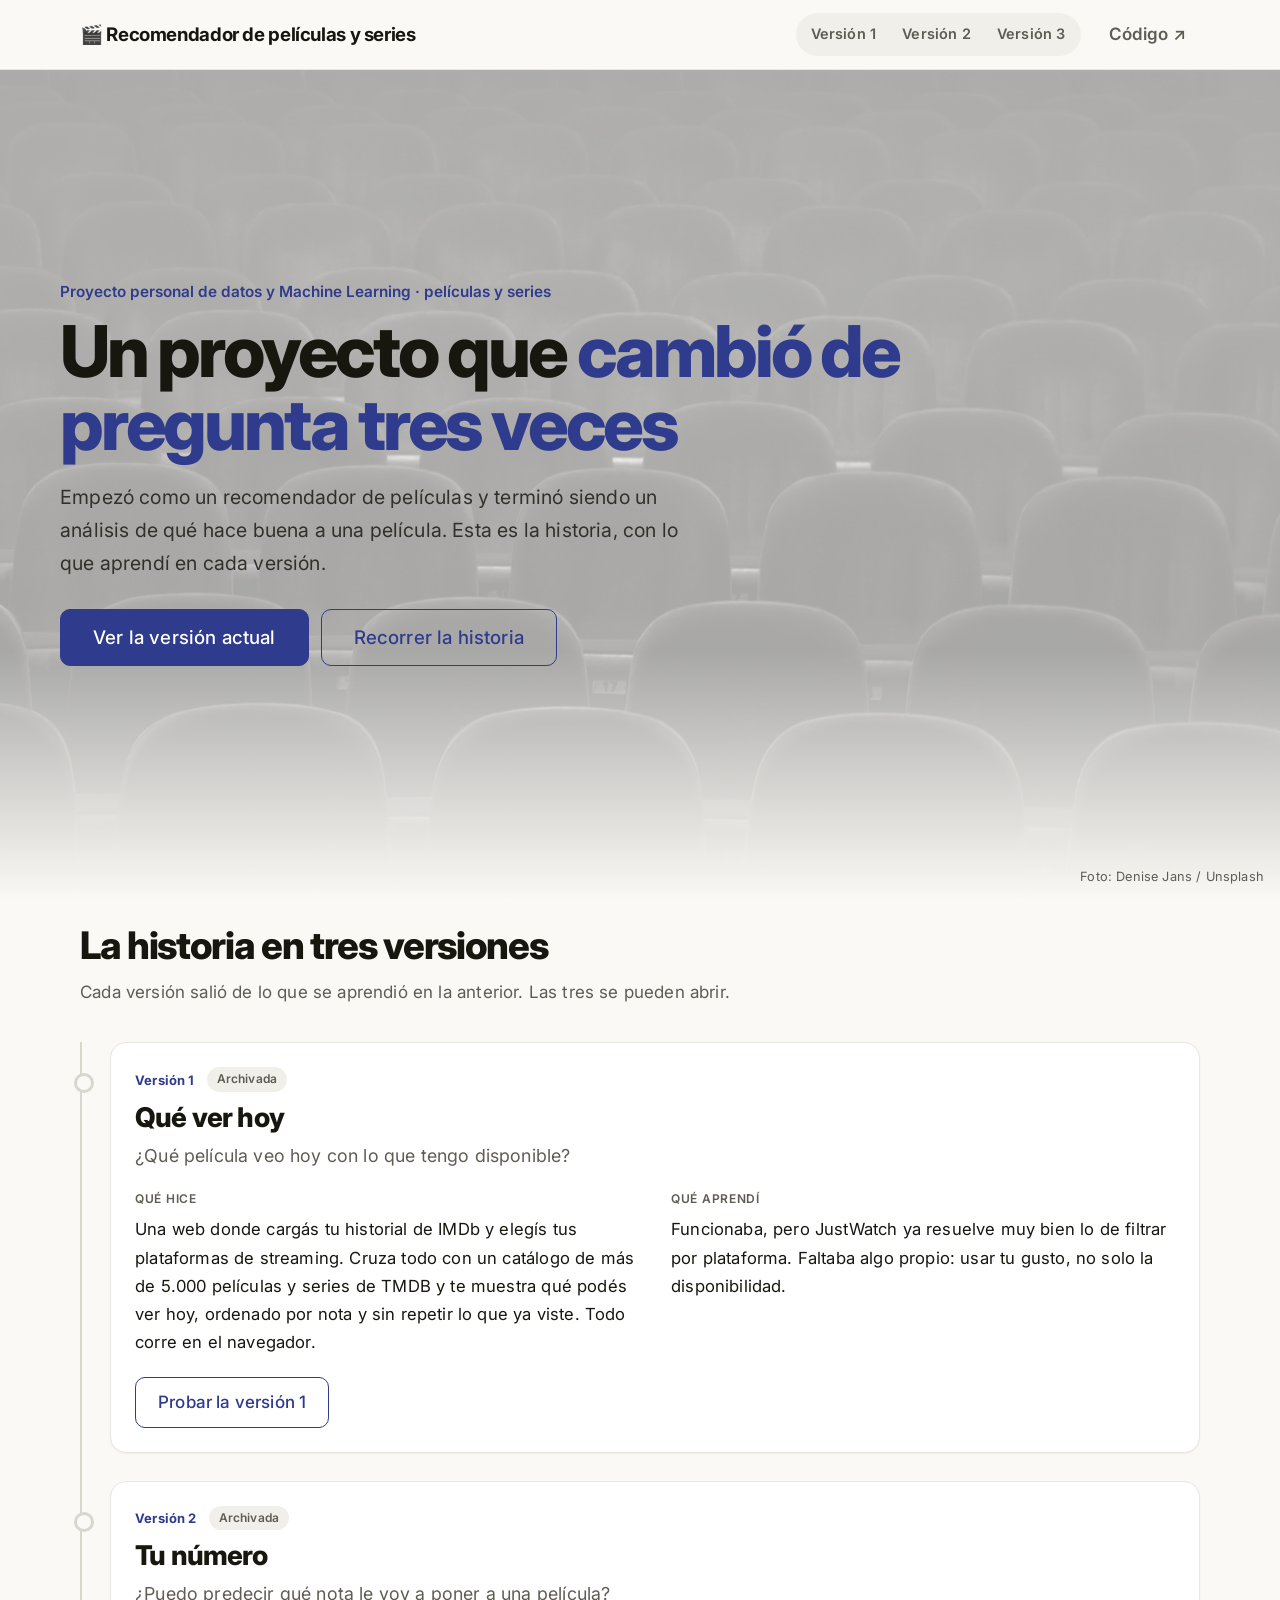
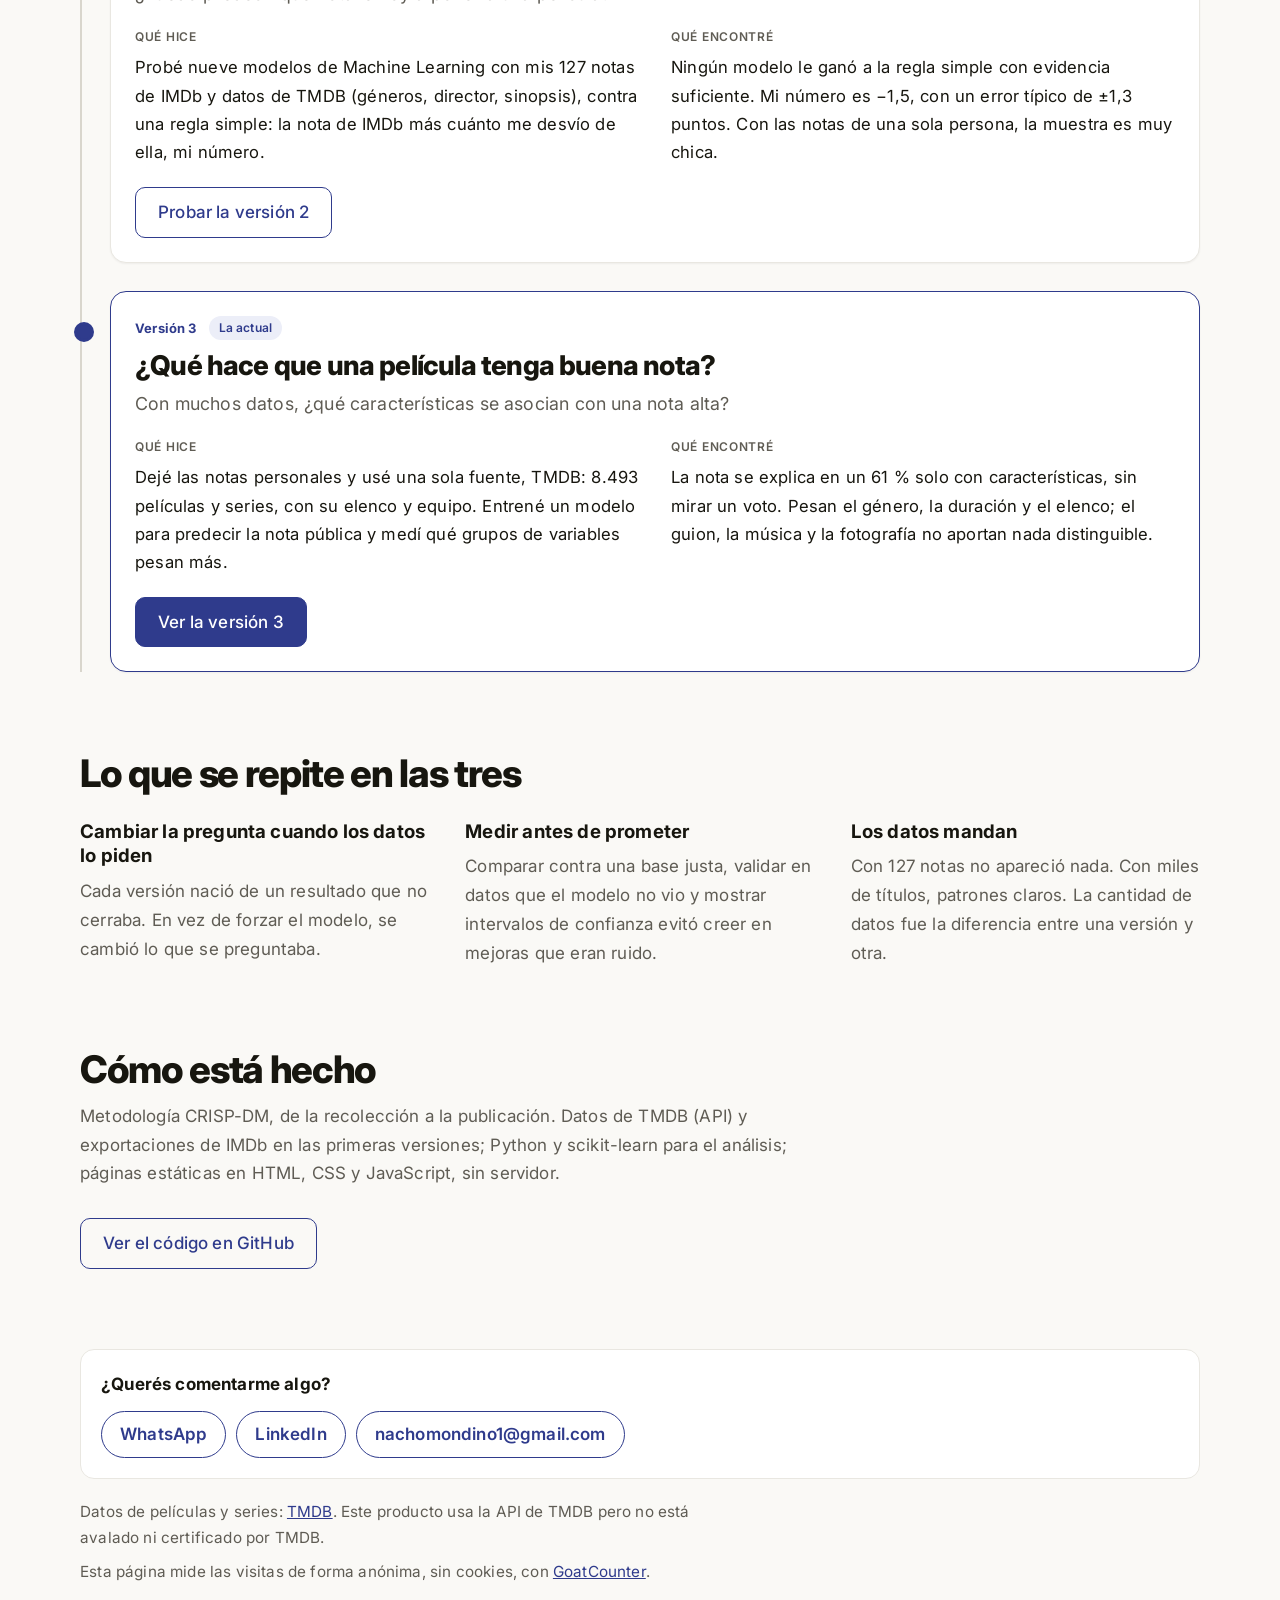
<file: docs/index.html>
<!doctype html>
<html lang="es">
<head>
<meta charset="utf-8">
<meta name="viewport" content="width=device-width, initial-scale=1">
<title>Un proyecto de películas en tres versiones</title>
<meta name="description" content="Un proyecto personal de datos y Machine Learning que cambió de pregunta tres veces: de un recomendador de películas a un análisis de qué hace buena a una película. La historia, con lo que se aprendió en cada versión.">
<link rel="icon" href="data:image/svg+xml,%3Csvg xmlns='http://www.w3.org/2000/svg' viewBox='0 0 100 100'%3E%3Ctext y='.9em' font-size='90'%3E%F0%9F%8E%AC%3C/text%3E%3C/svg%3E">
<link rel="preconnect" href="https://fonts.googleapis.com">
<link rel="preconnect" href="https://fonts.gstatic.com" crossorigin>
<link rel="stylesheet" href="https://fonts.googleapis.com/css2?family=Inter:wght@400;500;600;700;800&display=swap" media="print" onload="this.media='all'">
<noscript><link rel="stylesheet" href="https://fonts.googleapis.com/css2?family=Inter:wght@400;500;600;700;800&display=swap"></noscript>
<link rel="stylesheet" href="css/style.css">
<link rel="stylesheet" href="css/landing.css">
<link rel="preload" as="image" href="media/hero.jpg" fetchpriority="high">
</head>
<body>
<header id="siteHeader"></header>
<script src="js/config.js"></script>
<script src="js/shared.js"></script>
<script>renderHeader()</script>

<!-- Landing de todo el proyecto: la historia de las tres versiones. Cada versión vive en su carpeta (v1, v2, v3).
     Los números de las tarjetas son los de cada versión al momento de publicarla. -->
<section class="hero" id="inicio">
  <div class="hero-inner">
    <p class="eyebrow">Proyecto personal de datos y Machine Learning · películas y series</p>
    <h1 class="hero-title">Un proyecto que <span class="kw">cambió de pregunta tres veces</span></h1>
    <p class="hero-sub">Empezó como un recomendador de películas y terminó siendo un análisis de qué hace buena a una película. Esta es la historia, con lo que aprendí en cada versión.</p>
    <div class="hero-actions">
      <a class="btn btn--hero" href="v3/index.html" data-track="landing/v3">Ver la versión actual</a>
      <a class="btn btn--ghost btn--hero" href="#historia">Recorrer la historia</a>
    </div>
  </div>
  <div class="hero-credit">Foto: Denise Jans / Unsplash</div>
</section>

<main class="wrap landing">
  <section id="historia" aria-labelledby="h-historia">
    <h2 class="part" id="h-historia">La historia en tres versiones</h2>
    <p class="part-sub">Cada versión salió de lo que se aprendió en la anterior. Las tres se pueden abrir.</p>

    <ol class="timeline">
      <li class="step-v">
        <div class="step-head"><span class="step-tag">Versión 1</span><span class="step-state">Archivada</span></div>
        <h3>Qué ver hoy</h3>
        <p class="question">¿Qué película veo hoy con lo que tengo disponible?</p>
        <div class="step-cols">
          <div>
            <div class="label">Qué hice</div>
            <p>Una web donde cargás tu historial de IMDb y elegís tus plataformas de streaming. Cruza todo con un catálogo de más de 5.000 películas y series de TMDB y te muestra qué podés ver hoy, ordenado por nota y sin repetir lo que ya viste. Todo corre en el navegador.</p>
          </div>
          <div>
            <div class="label">Qué aprendí</div>
            <p>Funcionaba, pero JustWatch ya resuelve muy bien lo de filtrar por plataforma. Faltaba algo propio: usar tu gusto, no solo la disponibilidad.</p>
          </div>
        </div>
        <a class="btn btn--ghost" href="v1/index.html" data-track="landing/v1">Probar la versión 1</a>
      </li>

      <li class="step-v">
        <div class="step-head"><span class="step-tag">Versión 2</span><span class="step-state">Archivada</span></div>
        <h3>Tu número</h3>
        <p class="question">¿Puedo predecir qué nota le voy a poner a una película?</p>
        <div class="step-cols">
          <div>
            <div class="label">Qué hice</div>
            <p>Probé nueve modelos de Machine Learning con mis 127 notas de IMDb y datos de TMDB (géneros, director, sinopsis), contra una regla simple: la nota de IMDb más cuánto me desvío de ella, mi número.</p>
          </div>
          <div>
            <div class="label">Qué encontré</div>
            <p>Ningún modelo le ganó a la regla simple con evidencia suficiente. Mi número es −1,5, con un error típico de ±1,3 puntos. Con las notas de una sola persona, la muestra es muy chica.</p>
          </div>
        </div>
        <a class="btn btn--ghost" href="v2/index.html" data-track="landing/v2">Probar la versión 2</a>
      </li>

      <li class="step-v current">
        <div class="step-head"><span class="step-tag">Versión 3</span><span class="step-state">La actual</span></div>
        <h3>¿Qué hace que una película tenga buena nota?</h3>
        <p class="question">Con muchos datos, ¿qué características se asocian con una nota alta?</p>
        <div class="step-cols">
          <div>
            <div class="label">Qué hice</div>
            <p>Dejé las notas personales y usé una sola fuente, TMDB: 8.493 películas y series, con su elenco y equipo. Entrené un modelo para predecir la nota pública y medí qué grupos de variables pesan más.</p>
          </div>
          <div>
            <div class="label">Qué encontré</div>
            <p>La nota se explica en un 61 % solo con características, sin mirar un voto. Pesan el género, la duración y el elenco; el guion, la música y la fotografía no aportan nada distinguible.</p>
          </div>
        </div>
        <a class="btn" href="v3/index.html" data-track="landing/v3b">Ver la versión 3</a>
      </li>
    </ol>
  </section>

  <section class="threads" aria-labelledby="h-hilo">
    <h2 class="part" id="h-hilo">Lo que se repite en las tres</h2>
    <div class="read">
      <div>
        <h3>Cambiar la pregunta cuando los datos lo piden</h3>
        <p>Cada versión nació de un resultado que no cerraba. En vez de forzar el modelo, se cambió lo que se preguntaba.</p>
      </div>
      <div>
        <h3>Medir antes de prometer</h3>
        <p>Comparar contra una base justa, validar en datos que el modelo no vio y mostrar intervalos de confianza evitó creer en mejoras que eran ruido.</p>
      </div>
      <div>
        <h3>Los datos mandan</h3>
        <p>Con 127 notas no apareció nada. Con miles de títulos, patrones claros. La cantidad de datos fue la diferencia entre una versión y otra.</p>
      </div>
    </div>
  </section>

  <section class="tools" aria-labelledby="h-tools">
    <h2 class="part" id="h-tools">Cómo está hecho</h2>
    <p class="part-sub">Metodología CRISP-DM, de la recolección a la publicación. Datos de TMDB (API) y exportaciones de IMDb en las primeras versiones; Python y scikit-learn para el análisis; páginas estáticas en HTML, CSS y JavaScript, sin servidor.</p>
    <a class="btn btn--ghost" href="https://github.com/nachomondino1/recommend_movie" target="_blank" rel="noopener" data-track="enlace/codigo">Ver el código en GitHub</a>
  </section>
</main>

<footer id="siteFooter"></footer>

<script>renderSite()</script>
</body>
</html>
</file>
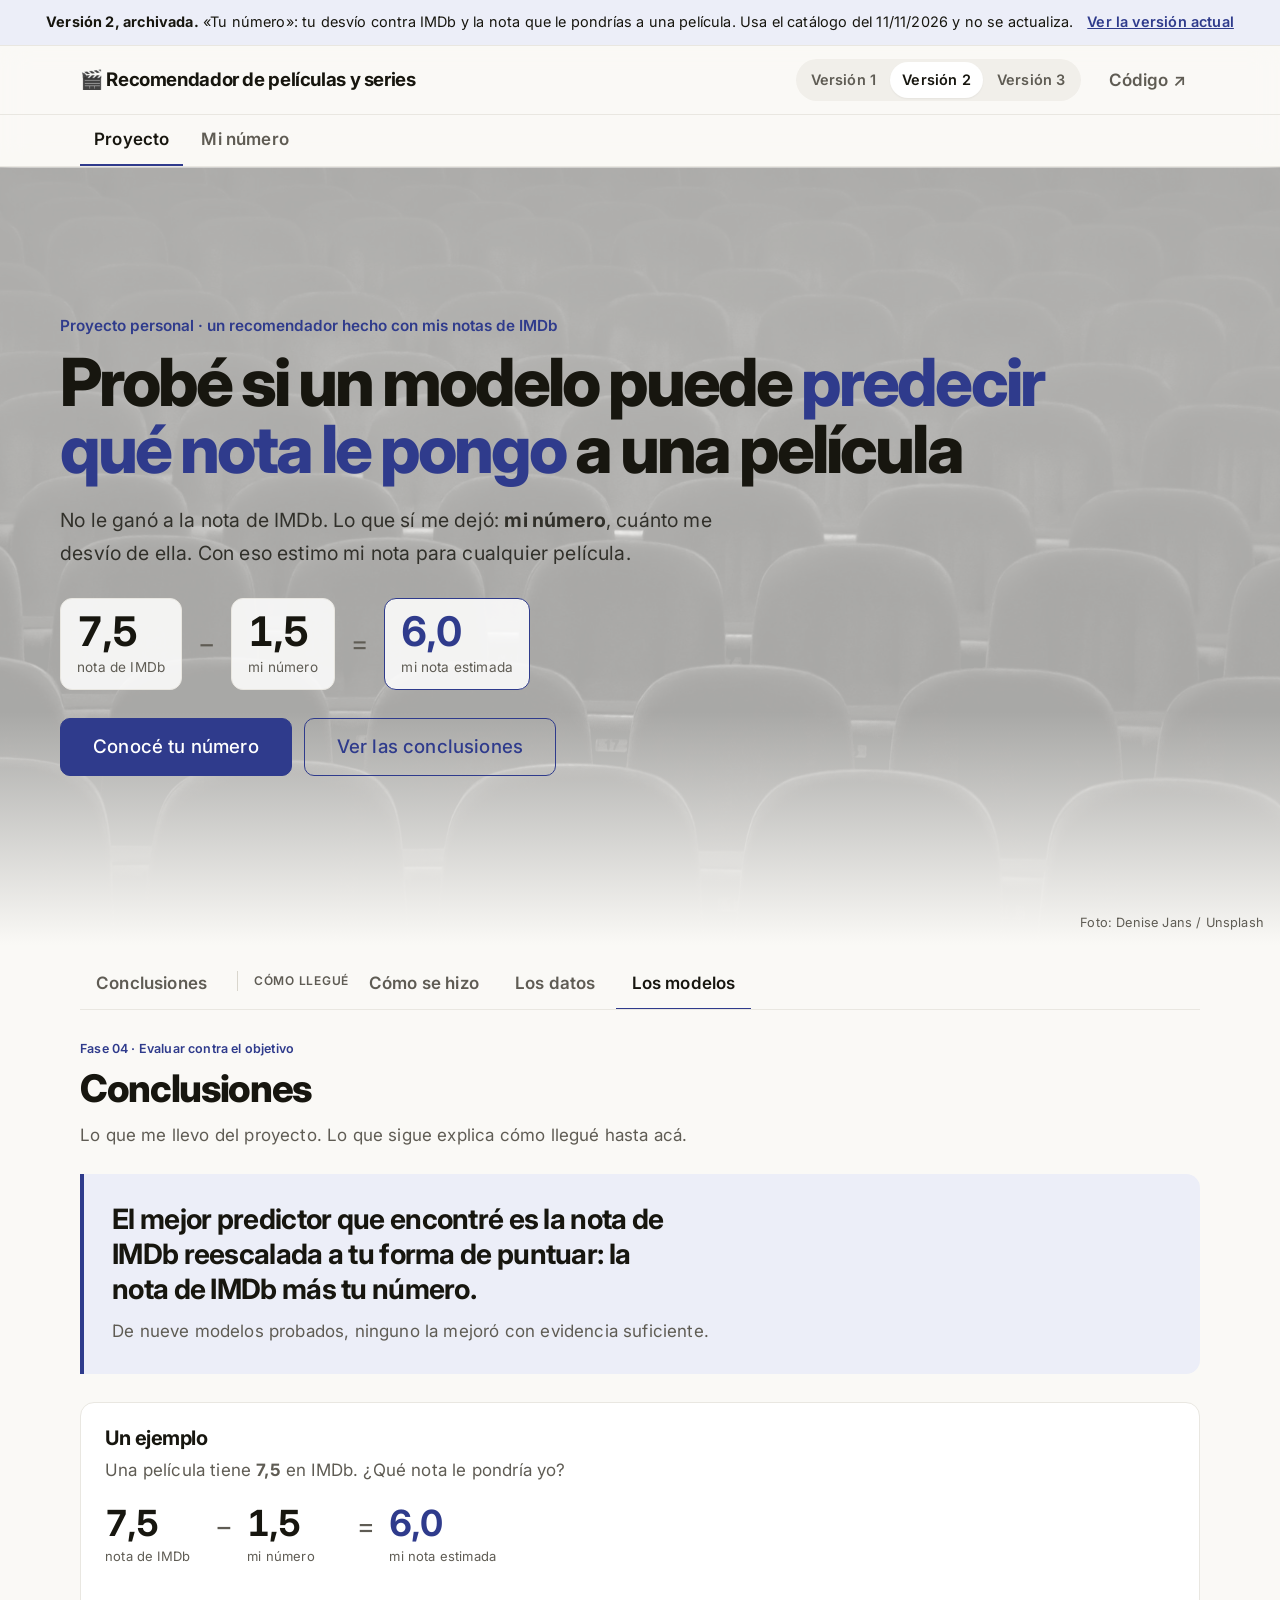
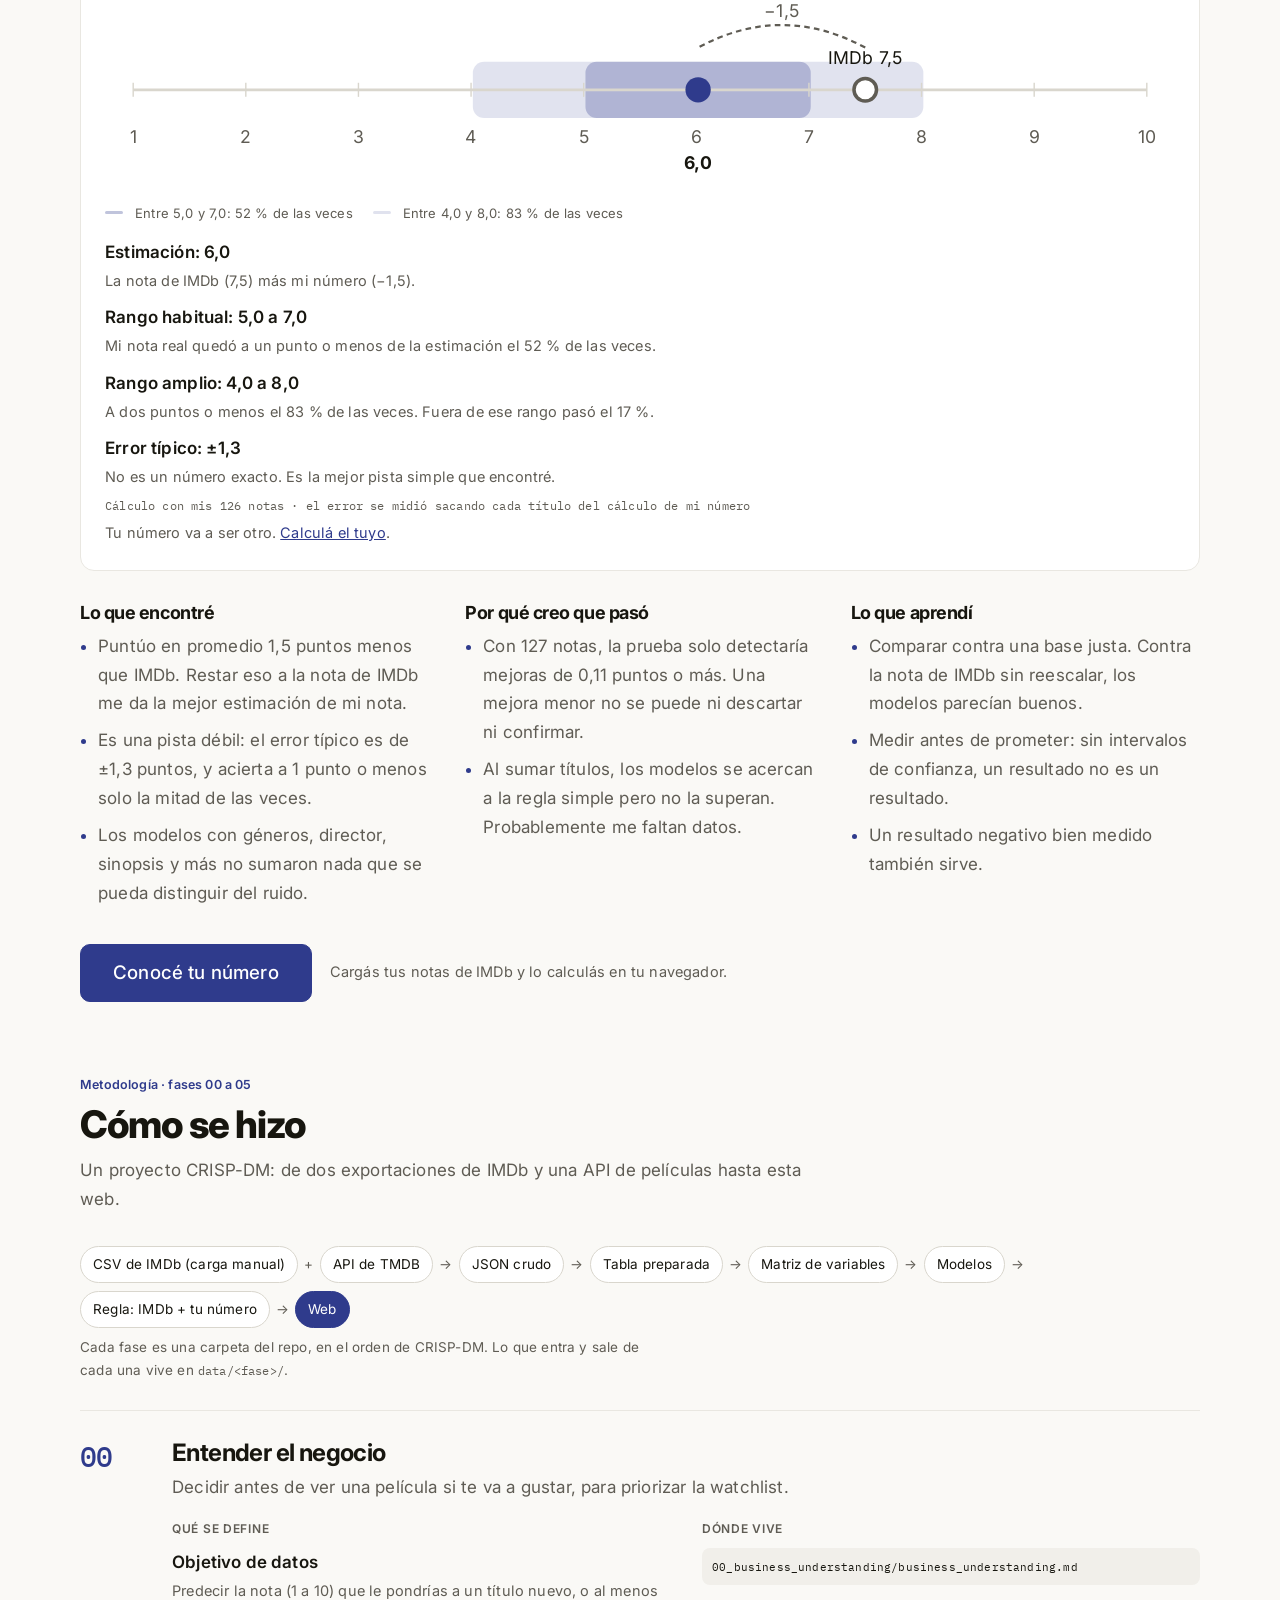
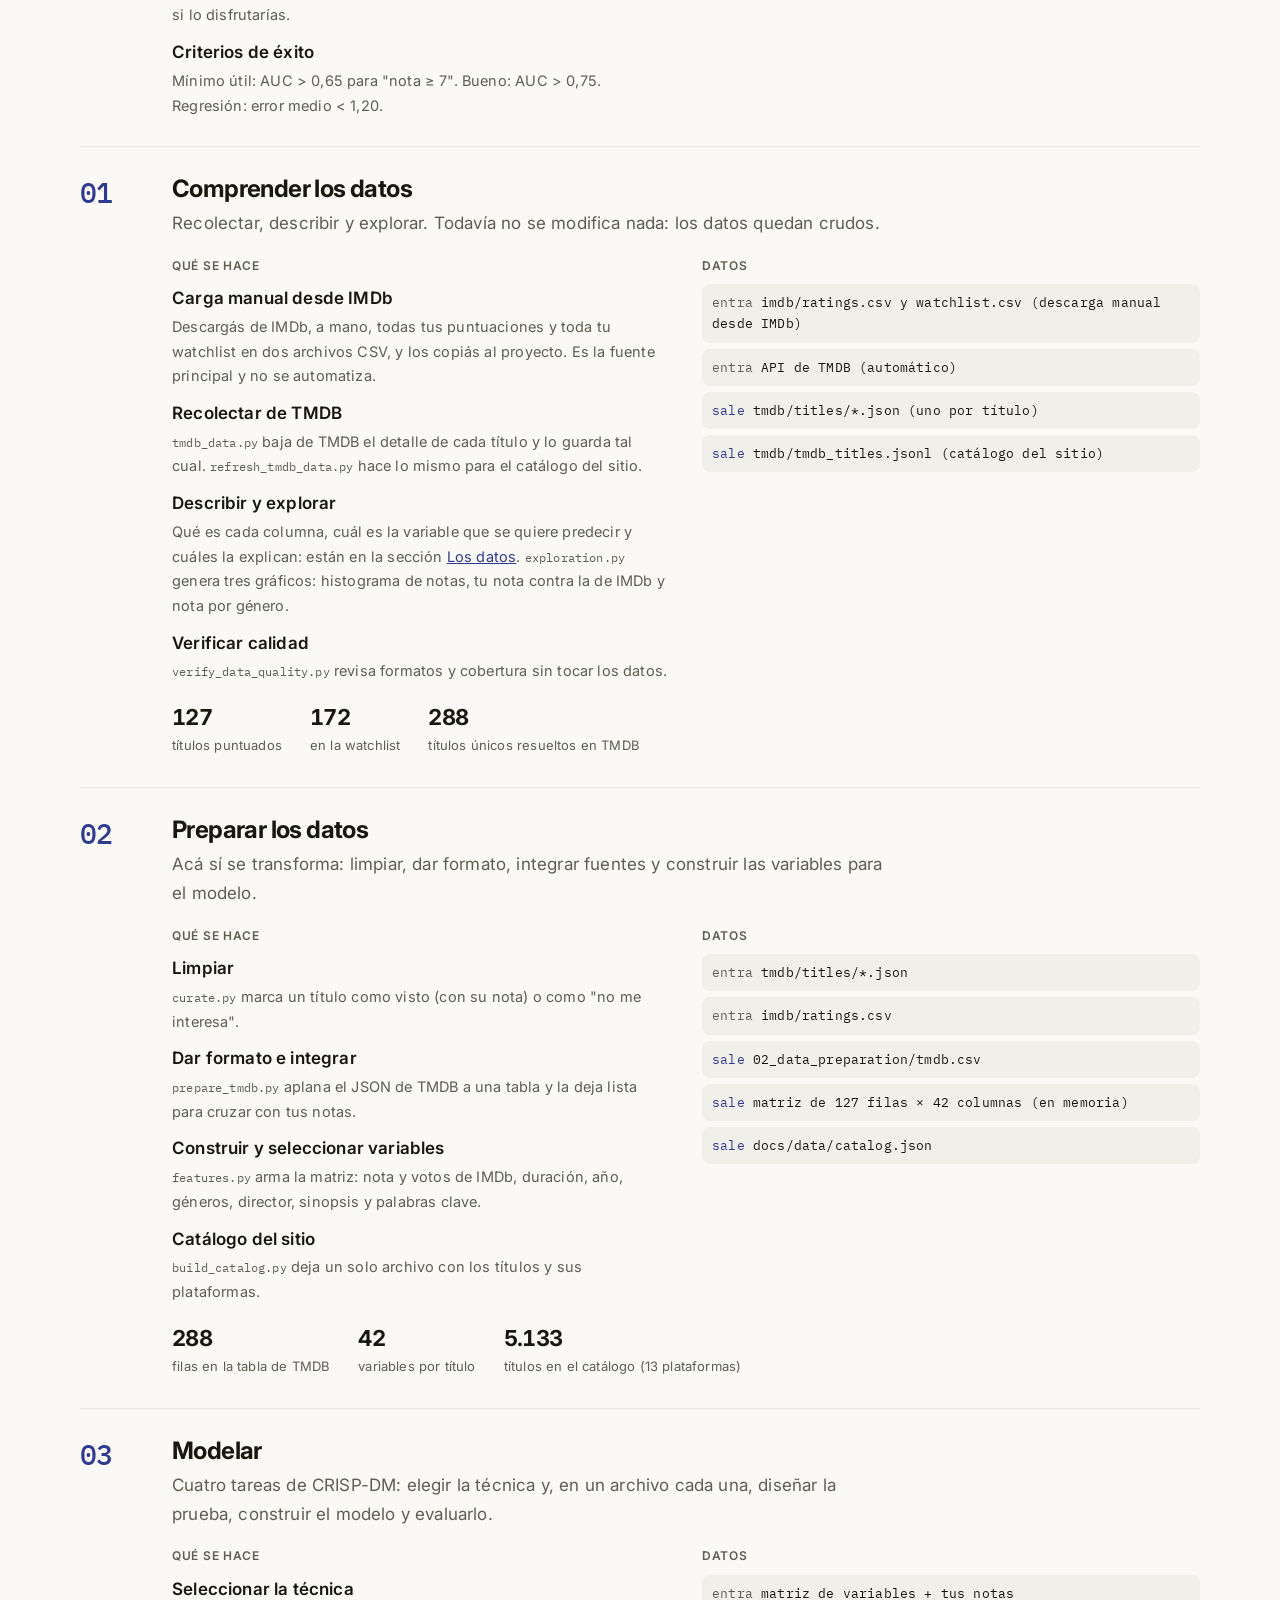
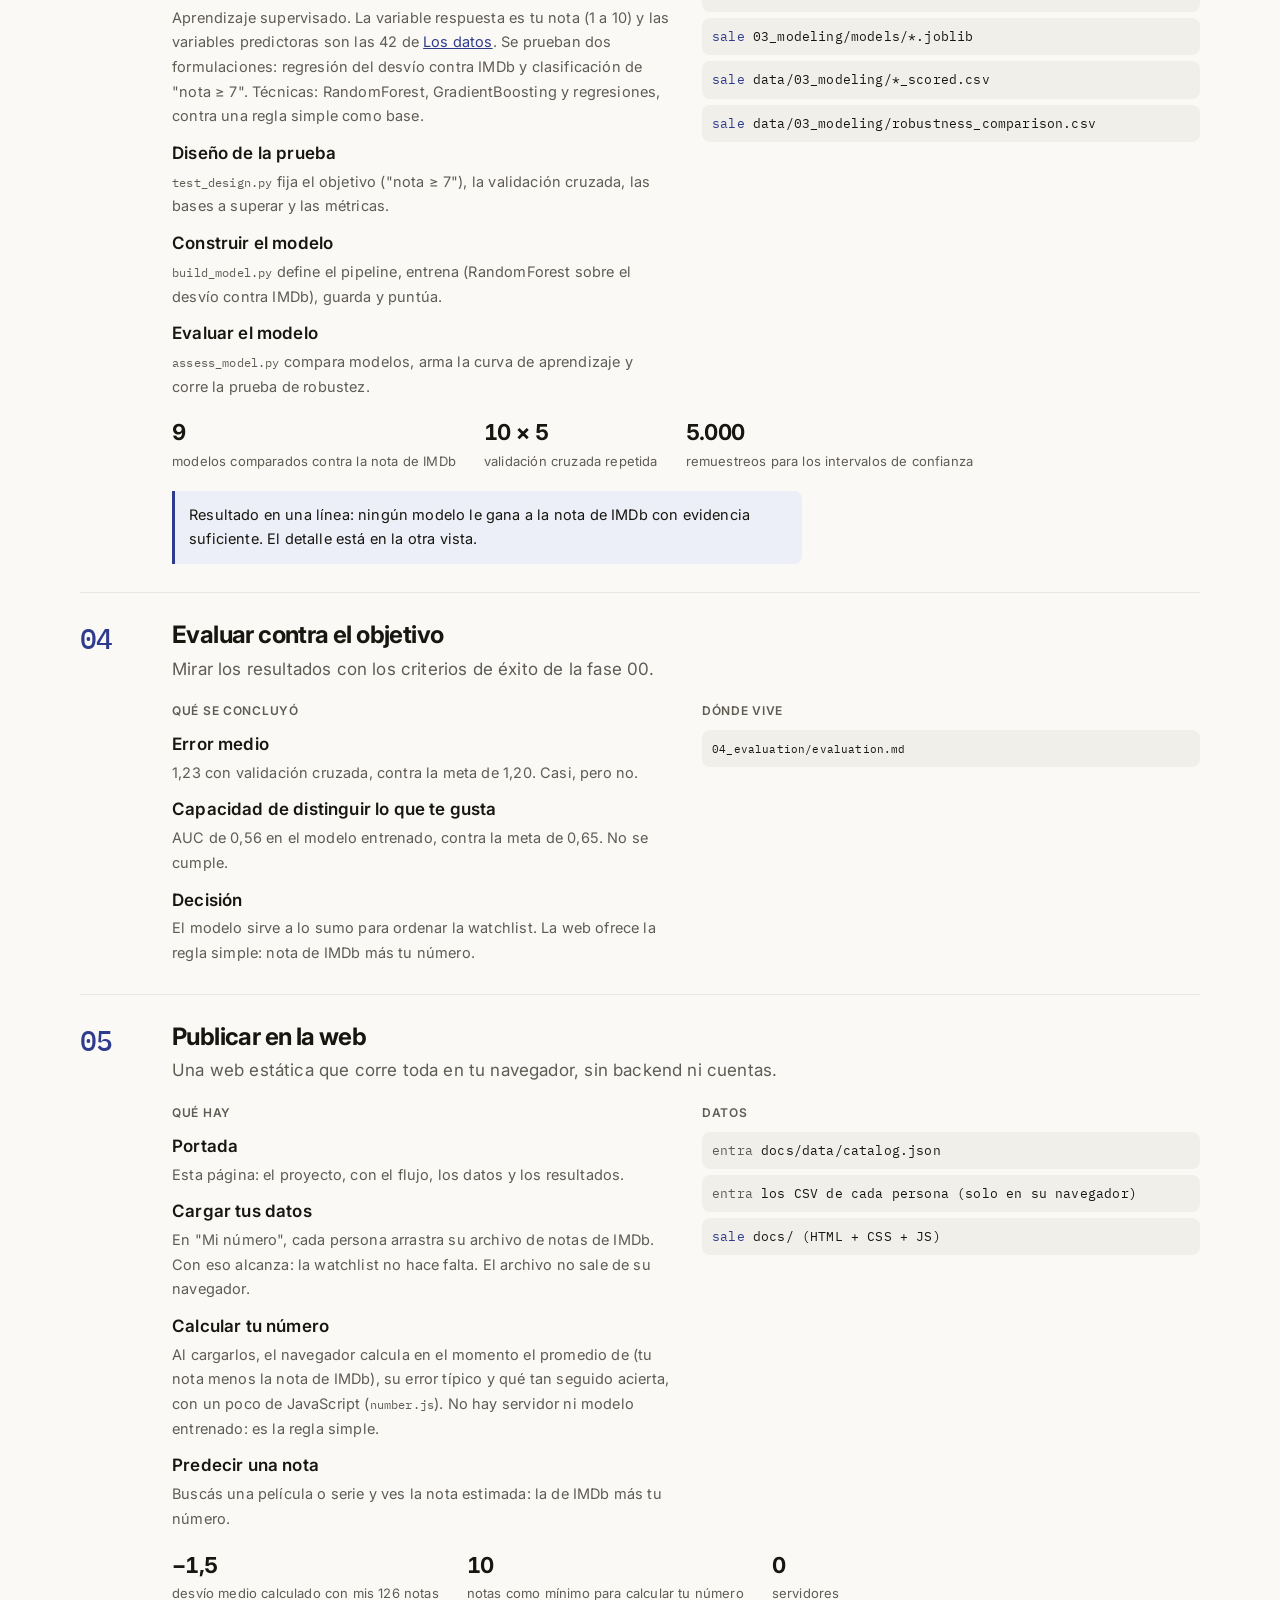
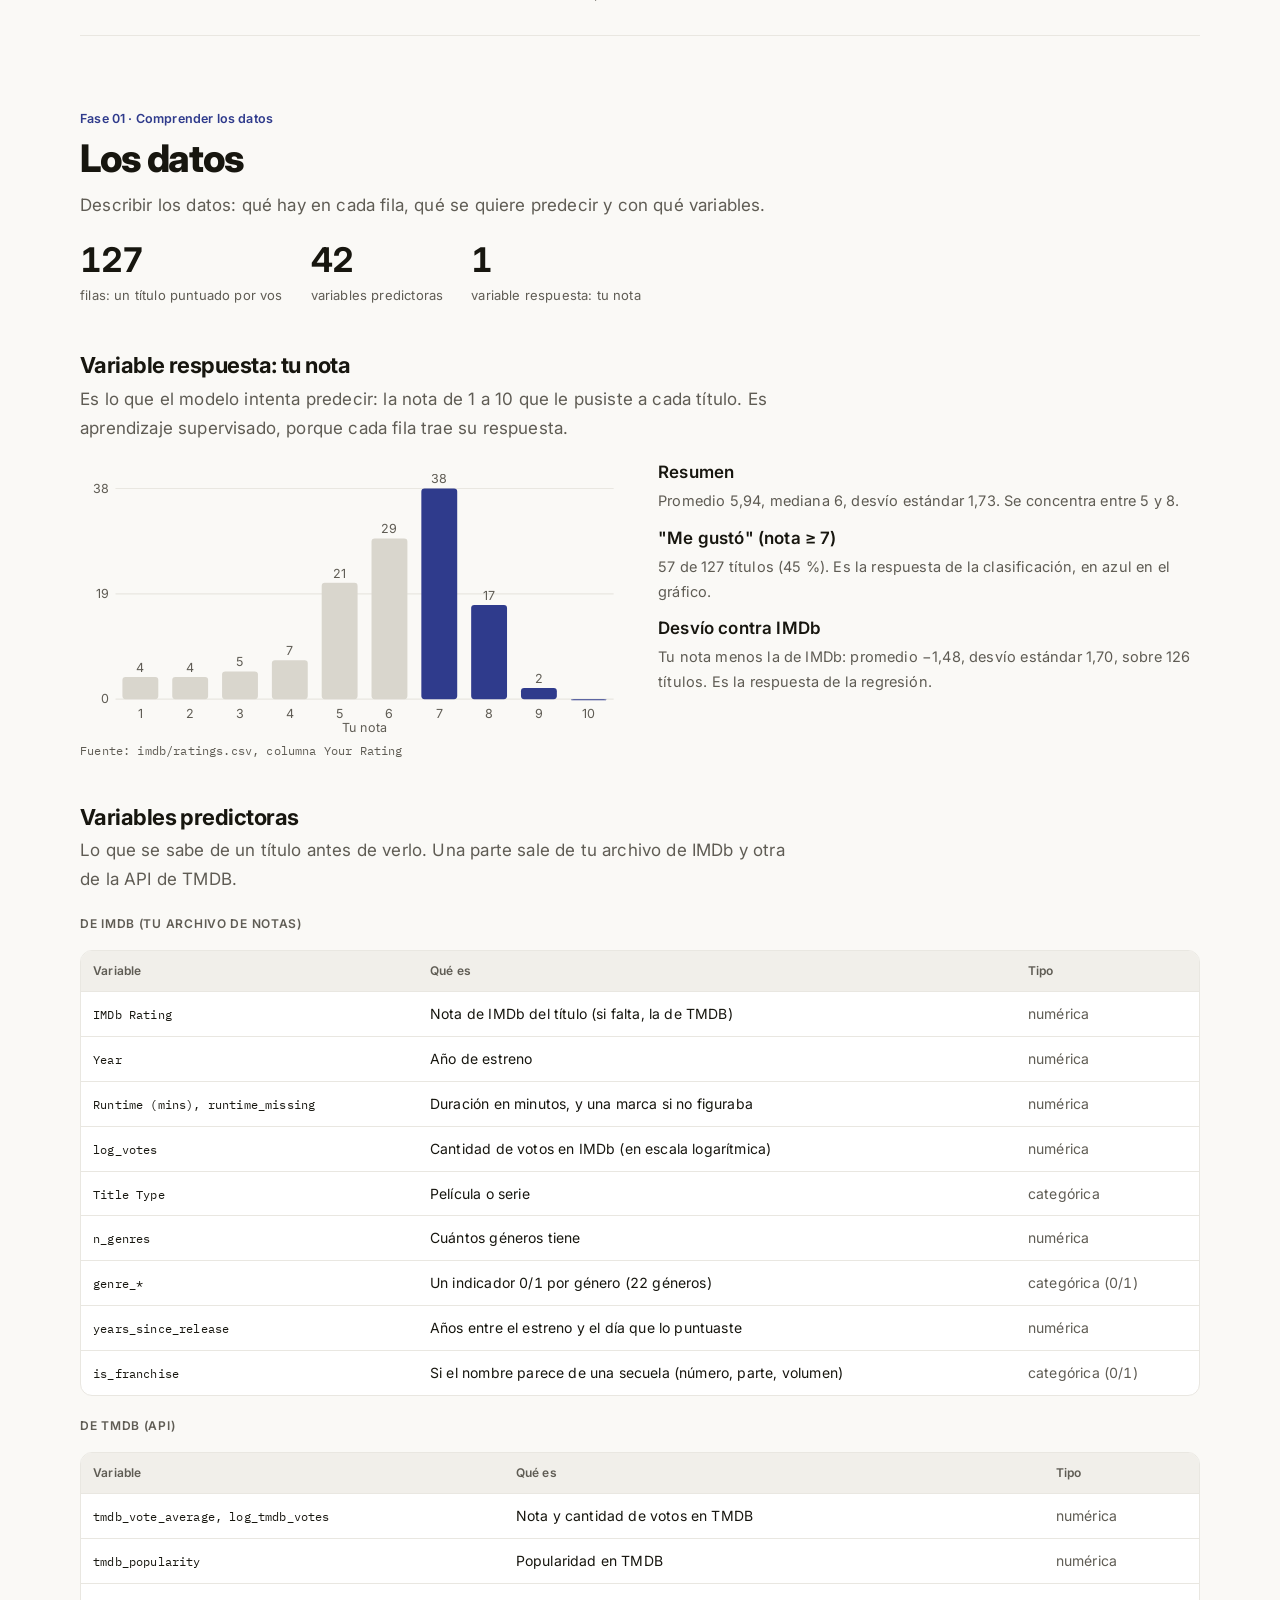
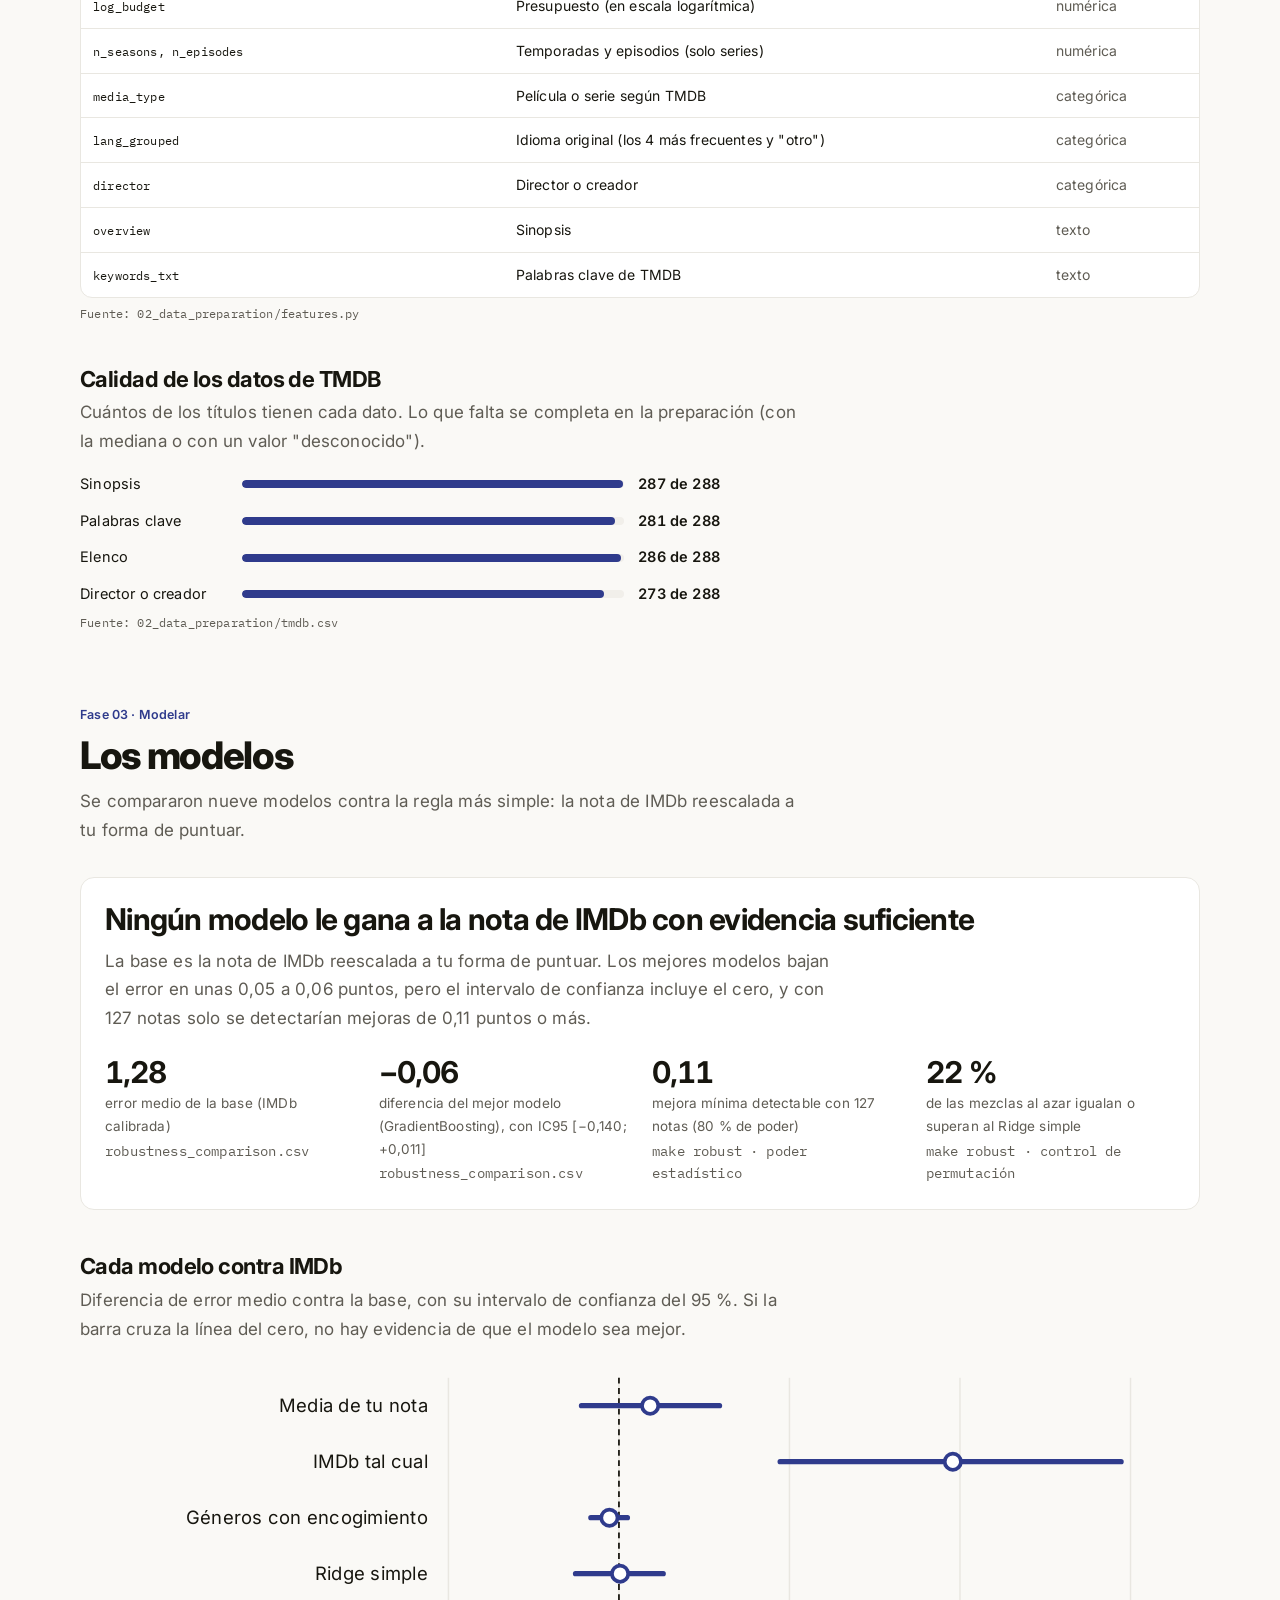
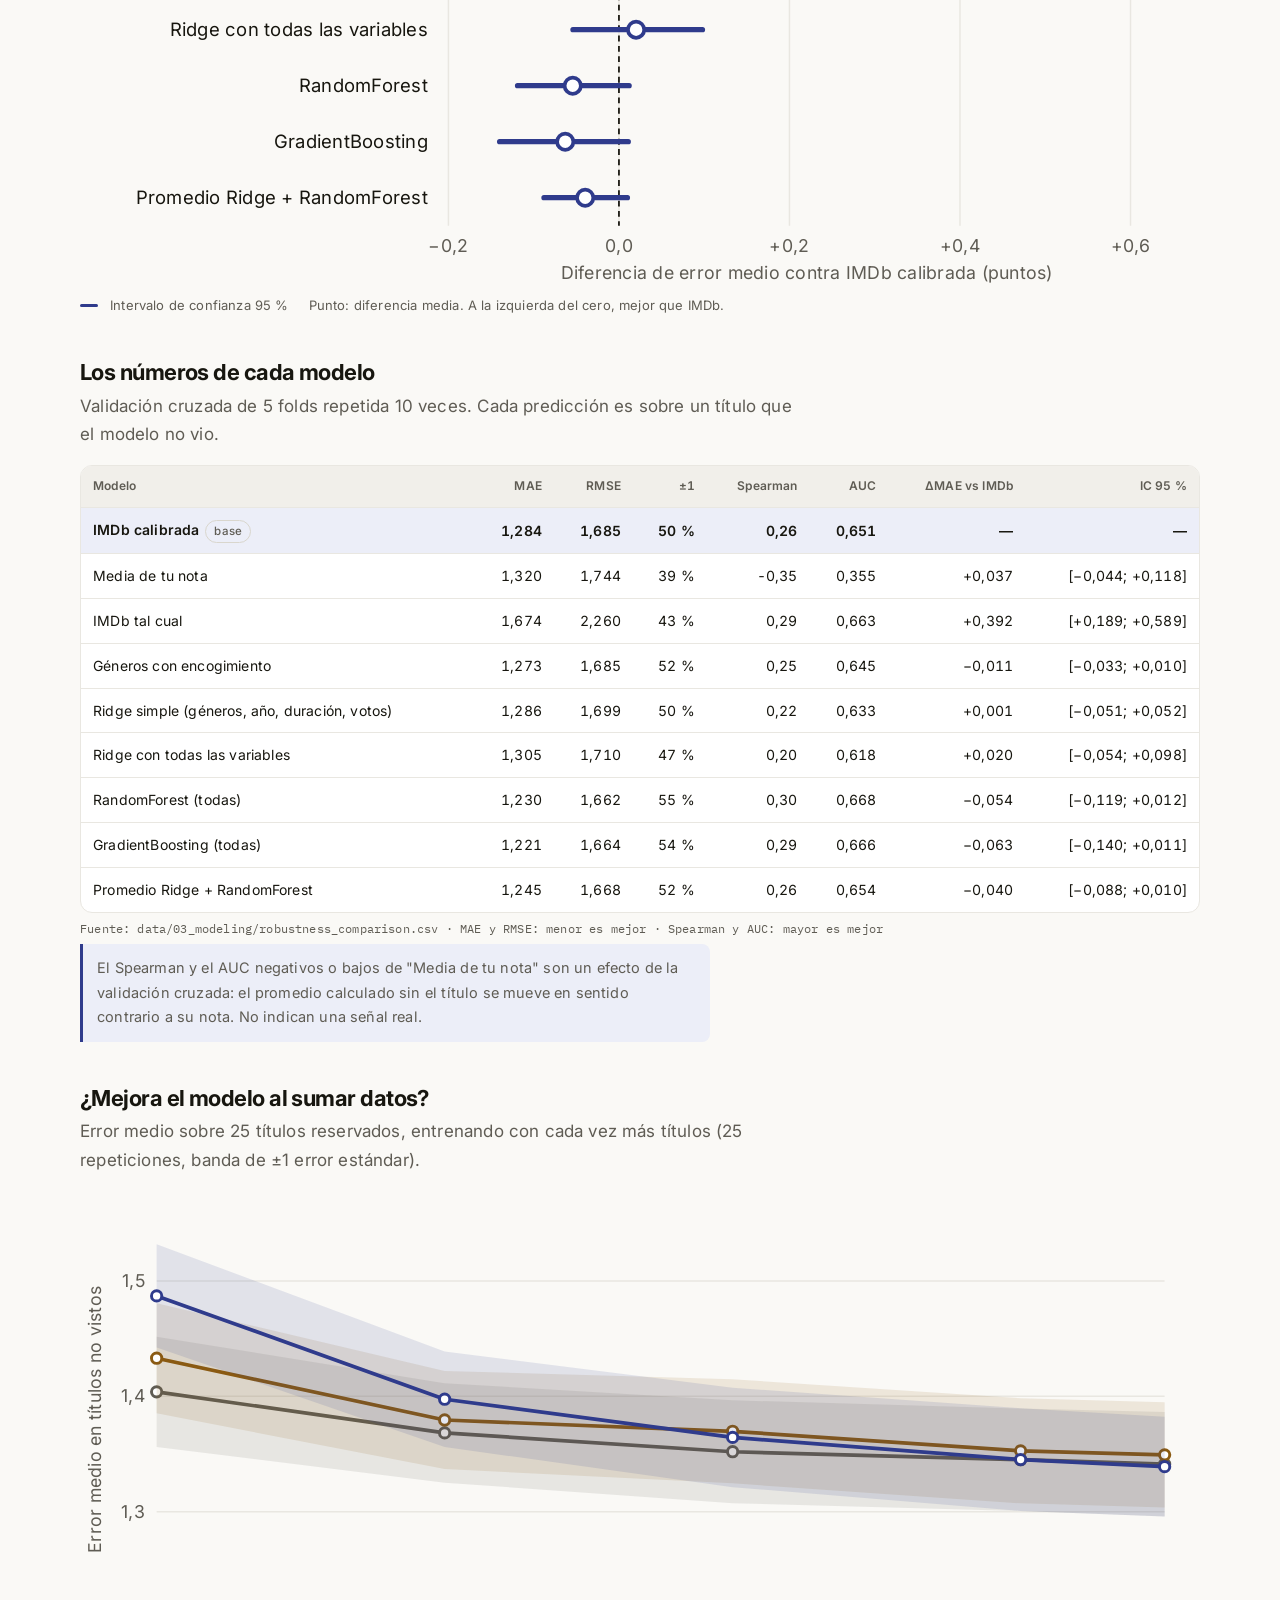
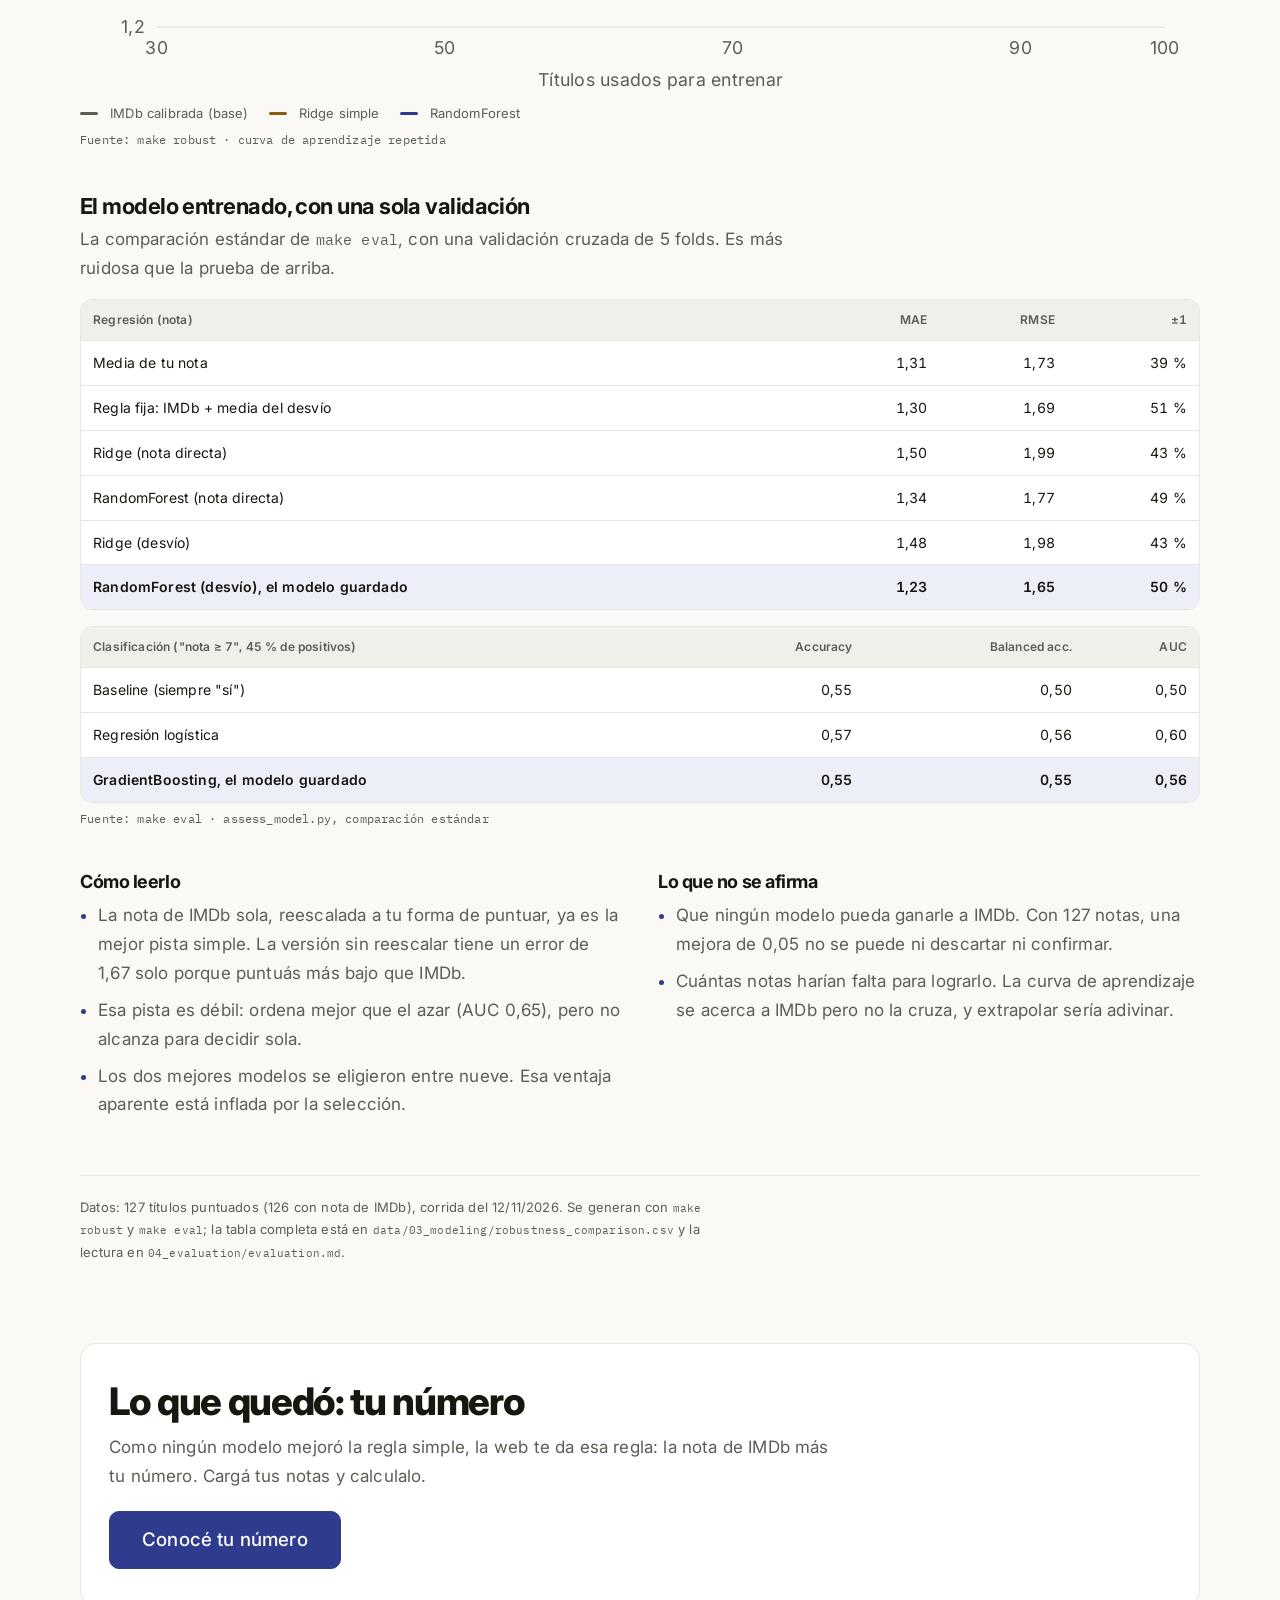
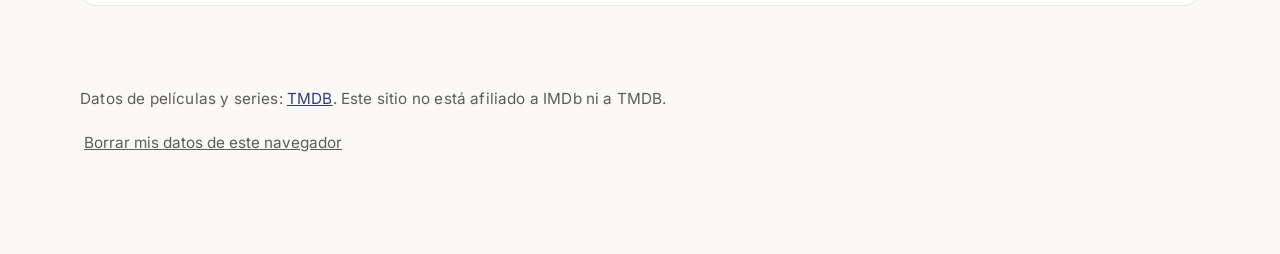
<file: docs/v2/index.html>
<!doctype html>
<html lang="es">
<head>
<meta charset="utf-8">
<meta name="viewport" content="width=device-width, initial-scale=1">
<title>¿Puede un modelo predecir mi nota? · Tu número · versión 2</title>
<meta name="description" content="Predecir qué nota le vas a poner a una película según tus gustos: un proyecto personal de Machine Learning que no le ganó a la nota de IMDb. Conocé el proyecto y calculá tu número.">
<link rel="icon" href="data:image/svg+xml,%3Csvg xmlns='http://www.w3.org/2000/svg' viewBox='0 0 100 100'%3E%3Ctext y='.9em' font-size='90'%3E%F0%9F%8E%AC%3C/text%3E%3C/svg%3E">
<link rel="preconnect" href="https://fonts.googleapis.com">
<link rel="preconnect" href="https://fonts.gstatic.com" crossorigin>
<link rel="stylesheet" href="https://fonts.googleapis.com/css2?family=Inter:wght@400;500;600;700;800&family=IBM+Plex+Mono:wght@400;500&display=swap" media="print" onload="this.media='all'">
<noscript><link rel="stylesheet" href="https://fonts.googleapis.com/css2?family=Inter:wght@400;500;600;700;800&family=IBM+Plex+Mono:wght@400;500&display=swap"></noscript>
<link rel="stylesheet" href="css/style.css">
<link rel="stylesheet" href="css/proyecto.css">
<link rel="preload" as="fetch" href="data/model_results.json" crossorigin="anonymous">
<link rel="preload" as="image" href="media/hero.jpg" fetchpriority="high">
<script type="speculationrules">{"prerender":[{"urls":["index.html","numero.html"],"eagerness":"moderate"}]}</script>
<script data-goatcounter="https://notas-peliculas.goatcounter.com/count" async src="https://gc.zgo.at/count.js"></script>
</head>
<body>
<div class="oldbanner" role="note"><span><b>Versión 2, archivada.</b> «Tu número»: tu desvío contra IMDb y la nota que le pondrías a una película. Usa el catálogo del 11/11/2026 y no se actualiza.</span> <a href="../v3/index.html">Ver la versión actual</a></div>
<header id="siteHeader"></header>
<script src="js/storage.js"></script>
<script src="js/shared.js"></script>
<script>renderHeader("proyecto")</script>

<section class="hero" id="inicio">
  <div class="hero-inner">
    <p class="eyebrow">Proyecto personal · un recomendador hecho con mis notas de IMDb</p>
    <h1 class="hero-title">Probé si un modelo puede <span class="kw">predecir qué nota le pongo</span> a una película</h1>
    <p class="hero-sub">No le ganó a la nota de IMDb. Lo que sí me dejó: <b>mi número</b>, cuánto me desvío de ella. Con eso estimo mi nota para cualquier película.</p>
    <div class="hero-eq" id="hero-eq" aria-label="Ejemplo: 7,5 de IMDb menos 1,5, mi número, da 6,0">
      <div class="heq"><b>7,5</b><span>nota de IMDb</span></div><div class="hop">−</div>
      <div class="heq"><b>1,5</b><span>mi número</span></div><div class="hop">=</div>
      <div class="heq res"><b>6,0</b><span>mi nota estimada</span></div>
    </div>
    <div class="hero-actions">
      <a class="btn btn--hero" href="numero.html">Conocé tu número</a>
      <a class="btn btn--ghost btn--hero" href="#conclusiones">Ver las conclusiones</a>
    </div>
  </div>
  <div class="hero-credit">Foto: Denise Jans / Unsplash</div>
</section>

<main class="wrap proy">
  <nav class="secnav" aria-label="Secciones de la página">
    <a href="#conclusiones">Conclusiones</a>
    <span class="grp">Cómo llegué</span>
    <a href="#flujo">Cómo se hizo</a>
    <a href="#datos">Los datos</a>
    <a href="#resultados">Los modelos</a>
  </nav>
  <section id="conclusiones" aria-labelledby="h-conclusiones">
    <p class="phase-tag">Fase 04 · Evaluar contra el objetivo</p>
    <h2 class="part" id="h-conclusiones">Conclusiones</h2>
    <p class="part-sub">Lo que me llevo del proyecto. Lo que sigue explica cómo llegué hasta acá.</p>

    <div class="finding">
      <p class="finding-main">El mejor predictor que encontré es la nota de IMDb reescalada a tu forma de puntuar: la nota de IMDb más tu número.</p>
      <p class="finding-sub">De nueve modelos probados, ninguno la mejoró con evidencia suficiente.</p>
    </div>

    <div class="example" aria-labelledby="h-ejemplo">
      <h3 id="h-ejemplo">Un ejemplo</h3>
      <p>Una película tiene <b>7,5</b> en IMDb. ¿Qué nota le pondría yo?</p>
      <div class="eq" id="ex-eq"></div>
      <div class="chart" id="ex-scale" role="img" aria-label="Escala del 1 al 10 con la nota de IMDb, la nota estimada y su rango"></div>
      <div class="legend" id="ex-leg"></div>
      <ul class="tasks" id="ex-text"></ul>
      <span class="src">Cálculo con mis 126 notas · el error se midió sacando cada título del cálculo de mi número</span>
      <p class="ex-cta">Tu número va a ser otro. <a href="numero.html">Calculá el tuyo</a>.</p>
    </div>

    <div class="read">
      <div>
        <h3>Lo que encontré</h3>
        <ul>
          <li>Puntúo en promedio 1,5 puntos menos que IMDb. Restar eso a la nota de IMDb me da la mejor estimación de mi nota.</li>
          <li>Es una pista débil: el error típico es de ±1,3 puntos, y acierta a 1 punto o menos solo la mitad de las veces.</li>
          <li>Los modelos con géneros, director, sinopsis y más no sumaron nada que se pueda distinguir del ruido.</li>
        </ul>
      </div>
      <div>
        <h3>Por qué creo que pasó</h3>
        <ul>
          <li>Con 127 notas, la prueba solo detectaría mejoras de 0,11 puntos o más. Una mejora menor no se puede ni descartar ni confirmar.</li>
          <li>Al sumar títulos, los modelos se acercan a la regla simple pero no la superan. Probablemente me faltan datos.</li>
        </ul>
      </div>
      <div>
        <h3>Lo que aprendí</h3>
        <ul>
          <li>Comparar contra una base justa. Contra la nota de IMDb sin reescalar, los modelos parecían buenos.</li>
          <li>Medir antes de prometer: sin intervalos de confianza, un resultado no es un resultado.</li>
          <li>Un resultado negativo bien medido también sirve.</li>
        </ul>
      </div>
    </div>

    <div class="concl-cta">
      <a class="btn btn--hero" href="numero.html">Conocé tu número</a>
      <span>Cargás tus notas de IMDb y lo calculás en tu navegador.</span>
    </div>
  </section>

  <section id="flujo" aria-labelledby="h-flujo">
    <p class="phase-tag">Metodología · fases 00 a 05</p>
    <h2 class="part" id="h-flujo">Cómo se hizo</h2>
    <p class="part-sub">Un proyecto CRISP-DM: de dos exportaciones de IMDb y una API de películas hasta esta web.</p>
    <div class="route" aria-label="Recorrido del dato">
      <span class="node">CSV de IMDb (carga manual)</span><span class="arrow">+</span><span class="node">API de TMDB</span>
      <span class="arrow">→</span><span class="node">JSON crudo</span>
      <span class="arrow">→</span><span class="node">Tabla preparada</span>
      <span class="arrow">→</span><span class="node">Matriz de variables</span>
      <span class="arrow">→</span><span class="node">Modelos</span>
      <span class="arrow">→</span><span class="node">Regla: IMDb + tu número</span>
      <span class="arrow">→</span><span class="node end">Web</span>
    </div>
    <p class="route-cap">Cada fase es una carpeta del repo, en el orden de CRISP-DM. Lo que entra y sale de cada una vive en <code>data/&lt;fase&gt;/</code>.</p>

    <div class="phases">
      <article class="phase">
        <div class="num">00</div>
        <div>
          <h2>Entender el negocio</h2>
          <p class="what">Decidir antes de ver una película si te va a gustar, para priorizar la watchlist.</p>
          <div class="cols">
            <div>
              <div class="label">Qué se define</div>
              <ul class="tasks">
                <li><b>Objetivo de datos</b><span>Predecir la nota (1 a 10) que le pondrías a un título nuevo, o al menos si lo disfrutarías.</span></li>
                <li><b>Criterios de éxito</b><span>Mínimo útil: AUC &gt; 0,65 para "nota ≥ 7". Bueno: AUC &gt; 0,75. Regresión: error medio &lt; 1,20.</span></li>
              </ul>
            </div>
            <div>
              <div class="label">Dónde vive</div>
              <div class="io"><div><span class="mono">00_business_understanding/business_understanding.md</span></div></div>
            </div>
          </div>
        </div>
      </article>

      <article class="phase">
        <div class="num">01</div>
        <div>
          <h2>Comprender los datos</h2>
          <p class="what">Recolectar, describir y explorar. Todavía no se modifica nada: los datos quedan crudos.</p>
          <div class="cols">
            <div>
              <div class="label">Qué se hace</div>
              <ul class="tasks">
                <li><b>Carga manual desde IMDb</b><span>Descargás de IMDb, a mano, todas tus puntuaciones y toda tu watchlist en dos archivos CSV, y los copiás al proyecto. Es la fuente principal y no se automatiza.</span></li>
                <li><b>Recolectar de TMDB</b><span><code>tmdb_data.py</code> baja de TMDB el detalle de cada título y lo guarda tal cual. <code>refresh_tmdb_data.py</code> hace lo mismo para el catálogo del sitio.</span></li>
                <li><b>Describir y explorar</b><span>Qué es cada columna, cuál es la variable que se quiere predecir y cuáles la explican: están en la sección <a href="#datos">Los datos</a>. <code>exploration.py</code> genera tres gráficos: histograma de notas, tu nota contra la de IMDb y nota por género.</span></li>
                <li><b>Verificar calidad</b><span><code>verify_data_quality.py</code> revisa formatos y cobertura sin tocar los datos.</span></li>
              </ul>
            </div>
            <div>
              <div class="label">Datos</div>
              <div class="io">
                <div class="in">imdb/ratings.csv y watchlist.csv (descarga manual desde IMDb)</div>
                <div class="in">API de TMDB (automático)</div>
                <div class="out">tmdb/titles/*.json (uno por título)</div>
                <div class="out">tmdb/tmdb_titles.jsonl (catálogo del sitio)</div>
              </div>
            </div>
          </div>
          <div class="facts">
            <div class="fact"><b>127</b><span>títulos puntuados</span></div>
            <div class="fact"><b>172</b><span>en la watchlist</span></div>
            <div class="fact"><b>288</b><span>títulos únicos resueltos en TMDB</span></div>
          </div>
        </div>
      </article>

      <article class="phase">
        <div class="num">02</div>
        <div>
          <h2>Preparar los datos</h2>
          <p class="what">Acá sí se transforma: limpiar, dar formato, integrar fuentes y construir las variables para el modelo.</p>
          <div class="cols">
            <div>
              <div class="label">Qué se hace</div>
              <ul class="tasks">
                <li><b>Limpiar</b><span><code>curate.py</code> marca un título como visto (con su nota) o como "no me interesa".</span></li>
                <li><b>Dar formato e integrar</b><span><code>prepare_tmdb.py</code> aplana el JSON de TMDB a una tabla y la deja lista para cruzar con tus notas.</span></li>
                <li><b>Construir y seleccionar variables</b><span><code>features.py</code> arma la matriz: nota y votos de IMDb, duración, año, géneros, director, sinopsis y palabras clave.</span></li>
                <li><b>Catálogo del sitio</b><span><code>build_catalog.py</code> deja un solo archivo con los títulos y sus plataformas.</span></li>
              </ul>
            </div>
            <div>
              <div class="label">Datos</div>
              <div class="io">
                <div class="in">tmdb/titles/*.json</div>
                <div class="in">imdb/ratings.csv</div>
                <div class="out">02_data_preparation/tmdb.csv</div>
                <div class="out">matriz de 127 filas × 42 columnas (en memoria)</div>
                <div class="out">docs/data/catalog.json</div>
              </div>
            </div>
          </div>
          <div class="facts">
            <div class="fact"><b>288</b><span>filas en la tabla de TMDB</span></div>
            <div class="fact"><b>42</b><span>variables por título</span></div>
            <div class="fact"><b>5.133</b><span>títulos en el catálogo (13 plataformas)</span></div>
          </div>
        </div>
      </article>

      <article class="phase">
        <div class="num">03</div>
        <div>
          <h2>Modelar</h2>
          <p class="what">Cuatro tareas de CRISP-DM: elegir la técnica y, en un archivo cada una, diseñar la prueba, construir el modelo y evaluarlo.</p>
          <div class="cols">
            <div>
              <div class="label">Qué se hace</div>
              <ul class="tasks">
                <li><b>Seleccionar la técnica</b><span>Aprendizaje supervisado. La variable respuesta es tu nota (1 a 10) y las variables predictoras son las 42 de <a href="#datos">Los datos</a>. Se prueban dos formulaciones: regresión del desvío contra IMDb y clasificación de "nota ≥ 7". Técnicas: RandomForest, GradientBoosting y regresiones, contra una regla simple como base.</span></li>
                <li><b>Diseño de la prueba</b><span><code>test_design.py</code> fija el objetivo ("nota ≥ 7"), la validación cruzada, las bases a superar y las métricas.</span></li>
                <li><b>Construir el modelo</b><span><code>build_model.py</code> define el pipeline, entrena (RandomForest sobre el desvío contra IMDb), guarda y puntúa.</span></li>
                <li><b>Evaluar el modelo</b><span><code>assess_model.py</code> compara modelos, arma la curva de aprendizaje y corre la prueba de robustez.</span></li>
              </ul>
            </div>
            <div>
              <div class="label">Datos</div>
              <div class="io">
                <div class="in">matriz de variables + tus notas</div>
                <div class="out">03_modeling/models/*.joblib</div>
                <div class="out">data/03_modeling/*_scored.csv</div>
                <div class="out">data/03_modeling/robustness_comparison.csv</div>
              </div>
            </div>
          </div>
          <div class="facts">
            <div class="fact"><b>9</b><span>modelos comparados contra la nota de IMDb</span></div>
            <div class="fact"><b>10 × 5</b><span>validación cruzada repetida</span></div>
            <div class="fact"><b>5.000</b><span>remuestreos para los intervalos de confianza</span></div>
          </div>
          <div class="note-box">Resultado en una línea: ningún modelo le gana a la nota de IMDb con evidencia suficiente. El detalle está en la otra vista.</div>
        </div>
      </article>

      <article class="phase">
        <div class="num">04</div>
        <div>
          <h2>Evaluar contra el objetivo</h2>
          <p class="what">Mirar los resultados con los criterios de éxito de la fase 00.</p>
          <div class="cols">
            <div>
              <div class="label">Qué se concluyó</div>
              <ul class="tasks">
                <li><b>Error medio</b><span>1,23 con validación cruzada, contra la meta de 1,20. Casi, pero no.</span></li>
                <li><b>Capacidad de distinguir lo que te gusta</b><span>AUC de 0,56 en el modelo entrenado, contra la meta de 0,65. No se cumple.</span></li>
                <li><b>Decisión</b><span>El modelo sirve a lo sumo para ordenar la watchlist. La web ofrece la regla simple: nota de IMDb más tu número.</span></li>
              </ul>
            </div>
            <div>
              <div class="label">Dónde vive</div>
              <div class="io"><div><span class="mono">04_evaluation/evaluation.md</span></div></div>
            </div>
          </div>
        </div>
      </article>

      <article class="phase">
        <div class="num">05</div>
        <div>
          <h2>Publicar en la web</h2>
          <p class="what">Una web estática que corre toda en tu navegador, sin backend ni cuentas.</p>
          <div class="cols">
            <div>
              <div class="label">Qué hay</div>
              <ul class="tasks">
                <li><b>Portada</b><span>Esta página: el proyecto, con el flujo, los datos y los resultados.</span></li>
                <li><b>Cargar tus datos</b><span>En "Mi número", cada persona arrastra su archivo de notas de IMDb. Con eso alcanza: la watchlist no hace falta. El archivo no sale de su navegador.</span></li>
                <li><b>Calcular tu número</b><span>Al cargarlos, el navegador calcula en el momento el promedio de (tu nota menos la nota de IMDb), su error típico y qué tan seguido acierta, con un poco de JavaScript (<code>number.js</code>). No hay servidor ni modelo entrenado: es la regla simple.</span></li>
                <li><b>Predecir una nota</b><span>Buscás una película o serie y ves la nota estimada: la de IMDb más tu número.</span></li>
              </ul>
            </div>
            <div>
              <div class="label">Datos</div>
              <div class="io">
                <div class="in">docs/data/catalog.json</div>
                <div class="in">los CSV de cada persona (solo en su navegador)</div>
                <div class="out">docs/ (HTML + CSS + JS)</div>
              </div>
            </div>
          </div>
          <div class="facts">
            <div class="fact"><b>−1,5</b><span>desvío medio calculado con mis 126 notas</span></div>
            <div class="fact"><b>10</b><span>notas como mínimo para calcular tu número</span></div>
            <div class="fact"><b>0</b><span>servidores</span></div>
          </div>
        </div>
      </article>
    </div>
  </section>

  
  <section id="datos" aria-labelledby="h-datos">
    <p class="phase-tag">Fase 01 · Comprender los datos</p>
    <h2 class="part" id="h-datos">Los datos</h2>
    <p class="part-sub">Describir los datos: qué hay en cada fila, qué se quiere predecir y con qué variables.</p>

    <div class="facts big">
      <div class="fact"><b id="d-rows"></b><span>filas: un título puntuado por vos</span></div>
      <div class="fact"><b id="d-pred-n"></b><span>variables predictoras</span></div>
      <div class="fact"><b>1</b><span>variable respuesta: tu nota</span></div>
    </div>

    <div class="sect">
      <h3>Variable respuesta: tu nota</h3>
      <p>Es lo que el modelo intenta predecir: la nota de 1 a 10 que le pusiste a cada título. Es aprendizaje supervisado, porque cada fila trae su respuesta.</p>
      <div class="two">
        <div>
          <div class="chart" id="d-histo" role="img" aria-label="Cantidad de títulos por nota"></div>
          <span class="src">Fuente: imdb/ratings.csv, columna Your Rating</span>
        </div>
        <div>
          <ul class="tasks" id="d-resp"></ul>
        </div>
      </div>
    </div>

    <div class="sect">
      <h3>Variables predictoras</h3>
      <p>Lo que se sabe de un título antes de verlo. Una parte sale de tu archivo de IMDb y otra de la API de TMDB.</p>
      <div id="d-pred"></div>
      <span class="src">Fuente: 02_data_preparation/features.py</span>
    </div>

    <div class="sect">
      <h3>Calidad de los datos de TMDB</h3>
      <p>Cuántos de los títulos tienen cada dato. Lo que falta se completa en la preparación (con la mediana o con un valor "desconocido").</p>
      <div id="d-quality" class="quality"></div>
      <span class="src">Fuente: 02_data_preparation/tmdb.csv</span>
    </div>
  </section>

<section id="resultados" aria-labelledby="h-resultados">
    <p class="phase-tag">Fase 03 · Modelar</p>
    <h2 class="part" id="h-resultados">Los modelos</h2>
    <p class="part-sub">Se compararon nueve modelos contra la regla más simple: la nota de IMDb reescalada a tu forma de puntuar.</p>
    <div class="verdict">
      <h2>Ningún modelo le gana a la nota de IMDb con evidencia suficiente</h2>
      <p>La base es la nota de IMDb reescalada a tu forma de puntuar. Los mejores modelos bajan el error en unas 0,05 a 0,06 puntos, pero el intervalo de confianza incluye el cero, y con 127 notas solo se detectarían mejoras de 0,11 puntos o más.</p>
      <div class="stats">
        <div class="stat"><b id="s-base"></b><span>error medio de la base (IMDb calibrada)</span><span class="src">robustness_comparison.csv</span></div>
        <div class="stat"><b id="s-best"></b><span id="s-best-l"></span><span class="src">robustness_comparison.csv</span></div>
        <div class="stat"><b>0,11</b><span>mejora mínima detectable con 127 notas (80 % de poder)</span><span class="src">make robust · poder estadístico</span></div>
        <div class="stat"><b>22 %</b><span>de las mezclas al azar igualan o superan al Ridge simple</span><span class="src">make robust · control de permutación</span></div>
      </div>
    </div>

    <div class="sect">
      <h3>Cada modelo contra IMDb</h3>
      <p>Diferencia de error medio contra la base, con su intervalo de confianza del 95 %. Si la barra cruza la línea del cero, no hay evidencia de que el modelo sea mejor.</p>
      <div class="chart" id="forest" role="img" aria-label="Diferencia de error medio de cada modelo contra la nota de IMDb calibrada, con intervalo de confianza"></div>
      <div class="legend"><span><i style="background:var(--accent)"></i>Intervalo de confianza 95 %</span><span>Punto: diferencia media. A la izquierda del cero, mejor que IMDb.</span></div>
    </div>

    <div class="sect">
      <h3>Los números de cada modelo</h3>
      <p>Validación cruzada de 5 folds repetida 10 veces. Cada predicción es sobre un título que el modelo no vio.</p>
      <div class="table-wrap"><table id="tbl"></table></div>
      <span class="src">Fuente: data/03_modeling/robustness_comparison.csv · MAE y RMSE: menor es mejor · Spearman y AUC: mayor es mejor</span>
      <p class="note-box">El Spearman y el AUC negativos o bajos de "Media de tu nota" son un efecto de la validación cruzada: el promedio calculado sin el título se mueve en sentido contrario a su nota. No indican una señal real.</p>
    </div>

    <div class="sect">
      <h3>¿Mejora el modelo al sumar datos?</h3>
      <p>Error medio sobre 25 títulos reservados, entrenando con cada vez más títulos (25 repeticiones, banda de ±1 error estándar).</p>
      <div class="chart" id="lc" role="img" aria-label="Curva de aprendizaje del error medio según la cantidad de títulos de entrenamiento"></div>
      <div class="legend" id="lc-leg"></div>
      <span class="src">Fuente: make robust · curva de aprendizaje repetida</span>
    </div>

    <div class="sect">
      <h3>El modelo entrenado, con una sola validación</h3>
      <p>La comparación estándar de <code>make eval</code>, con una validación cruzada de 5 folds. Es más ruidosa que la prueba de arriba.</p>
      <div class="table-wrap"><table>
        <tr><th>Regresión (nota)</th><th>MAE</th><th>RMSE</th><th>±1</th></tr>
        <tr><td>Media de tu nota</td><td>1,31</td><td>1,73</td><td>39 %</td></tr>
        <tr><td>Regla fija: IMDb + media del desvío</td><td>1,30</td><td>1,69</td><td>51 %</td></tr>
        <tr><td>Ridge (nota directa)</td><td>1,50</td><td>1,99</td><td>43 %</td></tr>
        <tr><td>RandomForest (nota directa)</td><td>1,34</td><td>1,77</td><td>49 %</td></tr>
        <tr><td>Ridge (desvío)</td><td>1,48</td><td>1,98</td><td>43 %</td></tr>
        <tr class="base"><td>RandomForest (desvío), el modelo guardado</td><td>1,23</td><td>1,65</td><td>50 %</td></tr>
      </table></div>
      <div class="table-wrap"><table>
        <tr><th>Clasificación ("nota ≥ 7", 45 % de positivos)</th><th>Accuracy</th><th>Balanced acc.</th><th>AUC</th></tr>
        <tr><td>Baseline (siempre "sí")</td><td>0,55</td><td>0,50</td><td>0,50</td></tr>
        <tr><td>Regresión logística</td><td>0,57</td><td>0,56</td><td>0,60</td></tr>
        <tr class="base"><td>GradientBoosting, el modelo guardado</td><td>0,55</td><td>0,55</td><td>0,56</td></tr>
      </table></div>
      <span class="src">Fuente: make eval · assess_model.py, comparación estándar</span>
    </div>

    <div class="read">
      <div>
        <h3>Cómo leerlo</h3>
        <ul>
          <li>La nota de IMDb sola, reescalada a tu forma de puntuar, ya es la mejor pista simple. La versión sin reescalar tiene un error de 1,67 solo porque puntuás más bajo que IMDb.</li>
          <li>Esa pista es débil: ordena mejor que el azar (AUC 0,65), pero no alcanza para decidir sola.</li>
          <li>Los dos mejores modelos se eligieron entre nueve. Esa ventaja aparente está inflada por la selección.</li>
        </ul>
      </div>
      <div>
        <h3>Lo que no se afirma</h3>
        <ul>
          <li>Que ningún modelo pueda ganarle a IMDb. Con 127 notas, una mejora de 0,05 no se puede ni descartar ni confirmar.</li>
          <li>Cuántas notas harían falta para lograrlo. La curva de aprendizaje se acerca a IMDb pero no la cruza, y extrapolar sería adivinar.</li>
        </ul>
      </div>
    </div>

    <footer class="proy-foot">
      <p>Datos: 127 títulos puntuados (126 con nota de IMDb), corrida del 12/11/2026. Se generan con <code>make robust</code> y <code>make eval</code>; la tabla completa está en <code>data/03_modeling/robustness_comparison.csv</code> y la lectura en <code>04_evaluation/evaluation.md</code>.</p>
    </footer>
  </section>


  <section class="invite" aria-labelledby="h-invite">
    <h2 class="part" id="h-invite">Lo que quedó: tu número</h2>
    <p class="part-sub">Como ningún modelo mejoró la regla simple, la web te da esa regla: la nota de IMDb más tu número. Cargá tus notas y calculalo.</p>
    <a class="btn btn--hero" href="numero.html">Conocé tu número</a>
  </section>
</main>

<footer id="siteFooter"></footer>

<script defer src="js/pages/proyecto.js"></script>
</body>
</html>
</file>
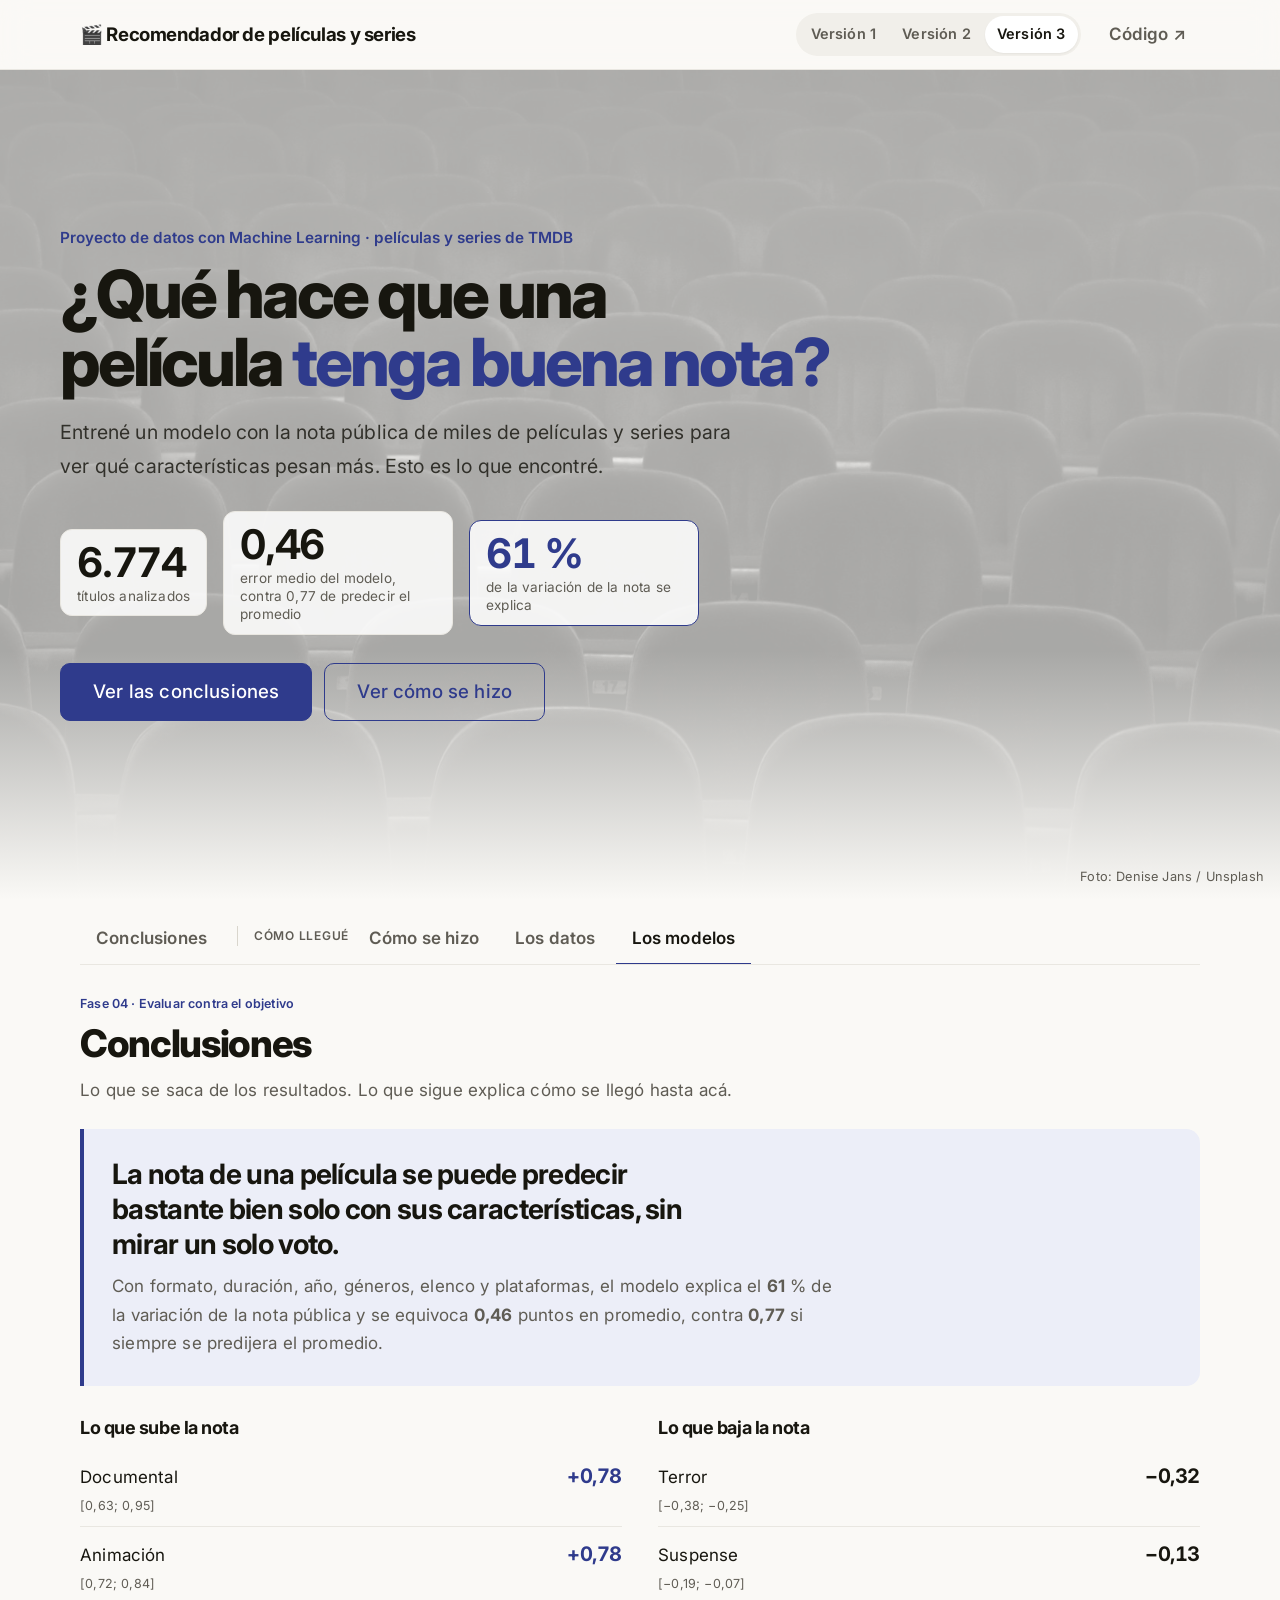
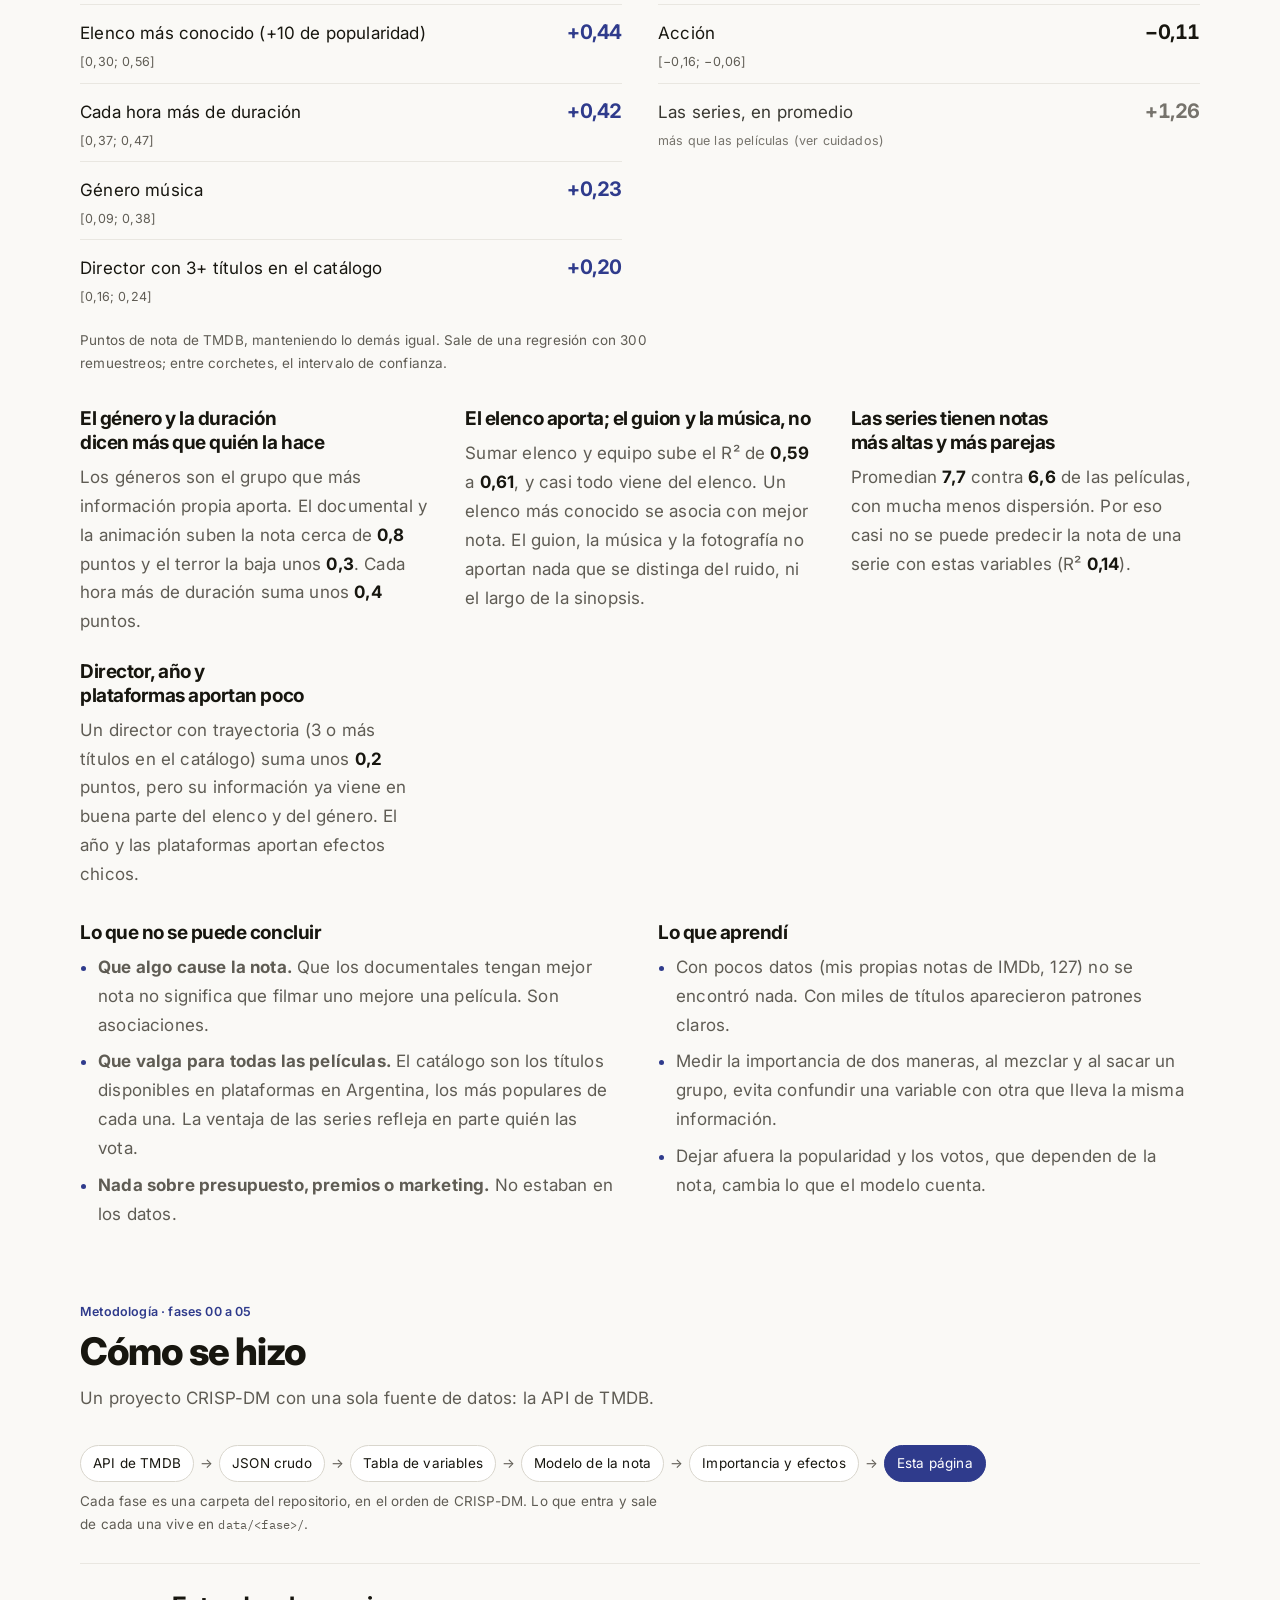
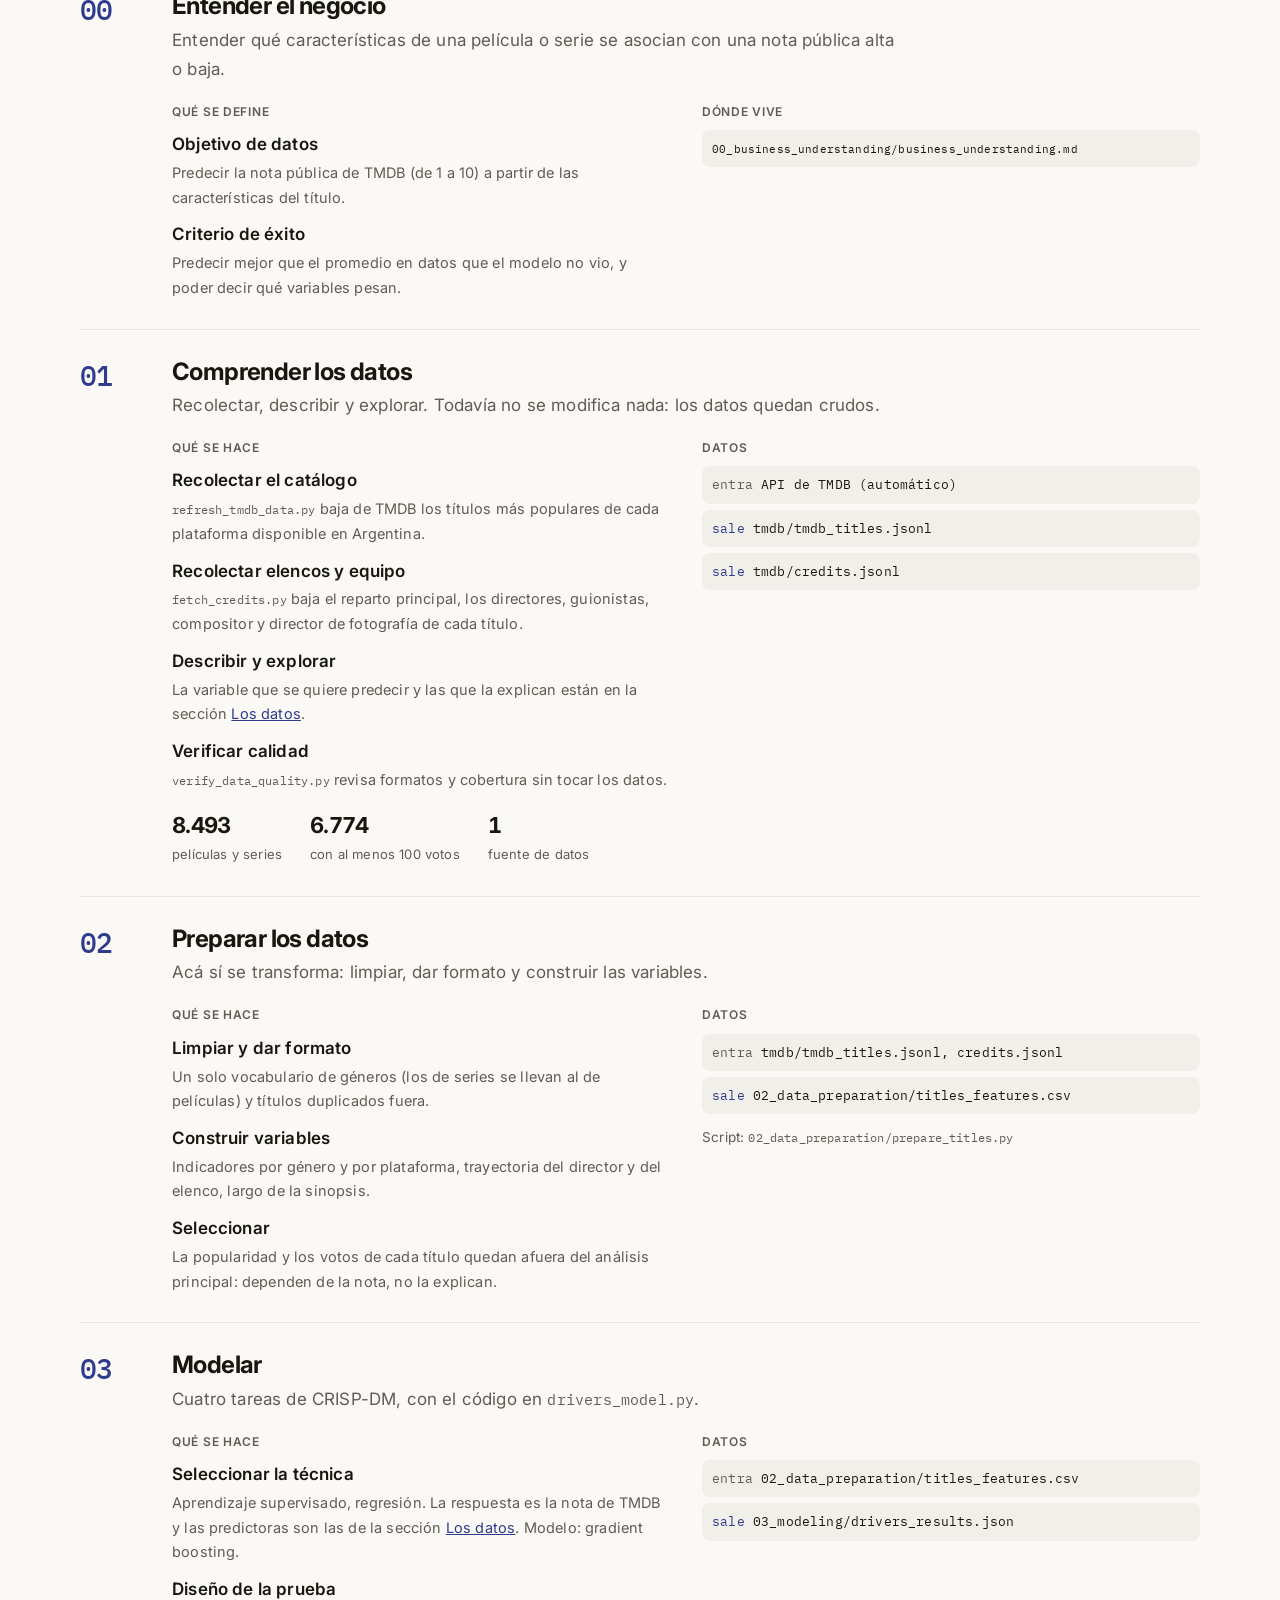
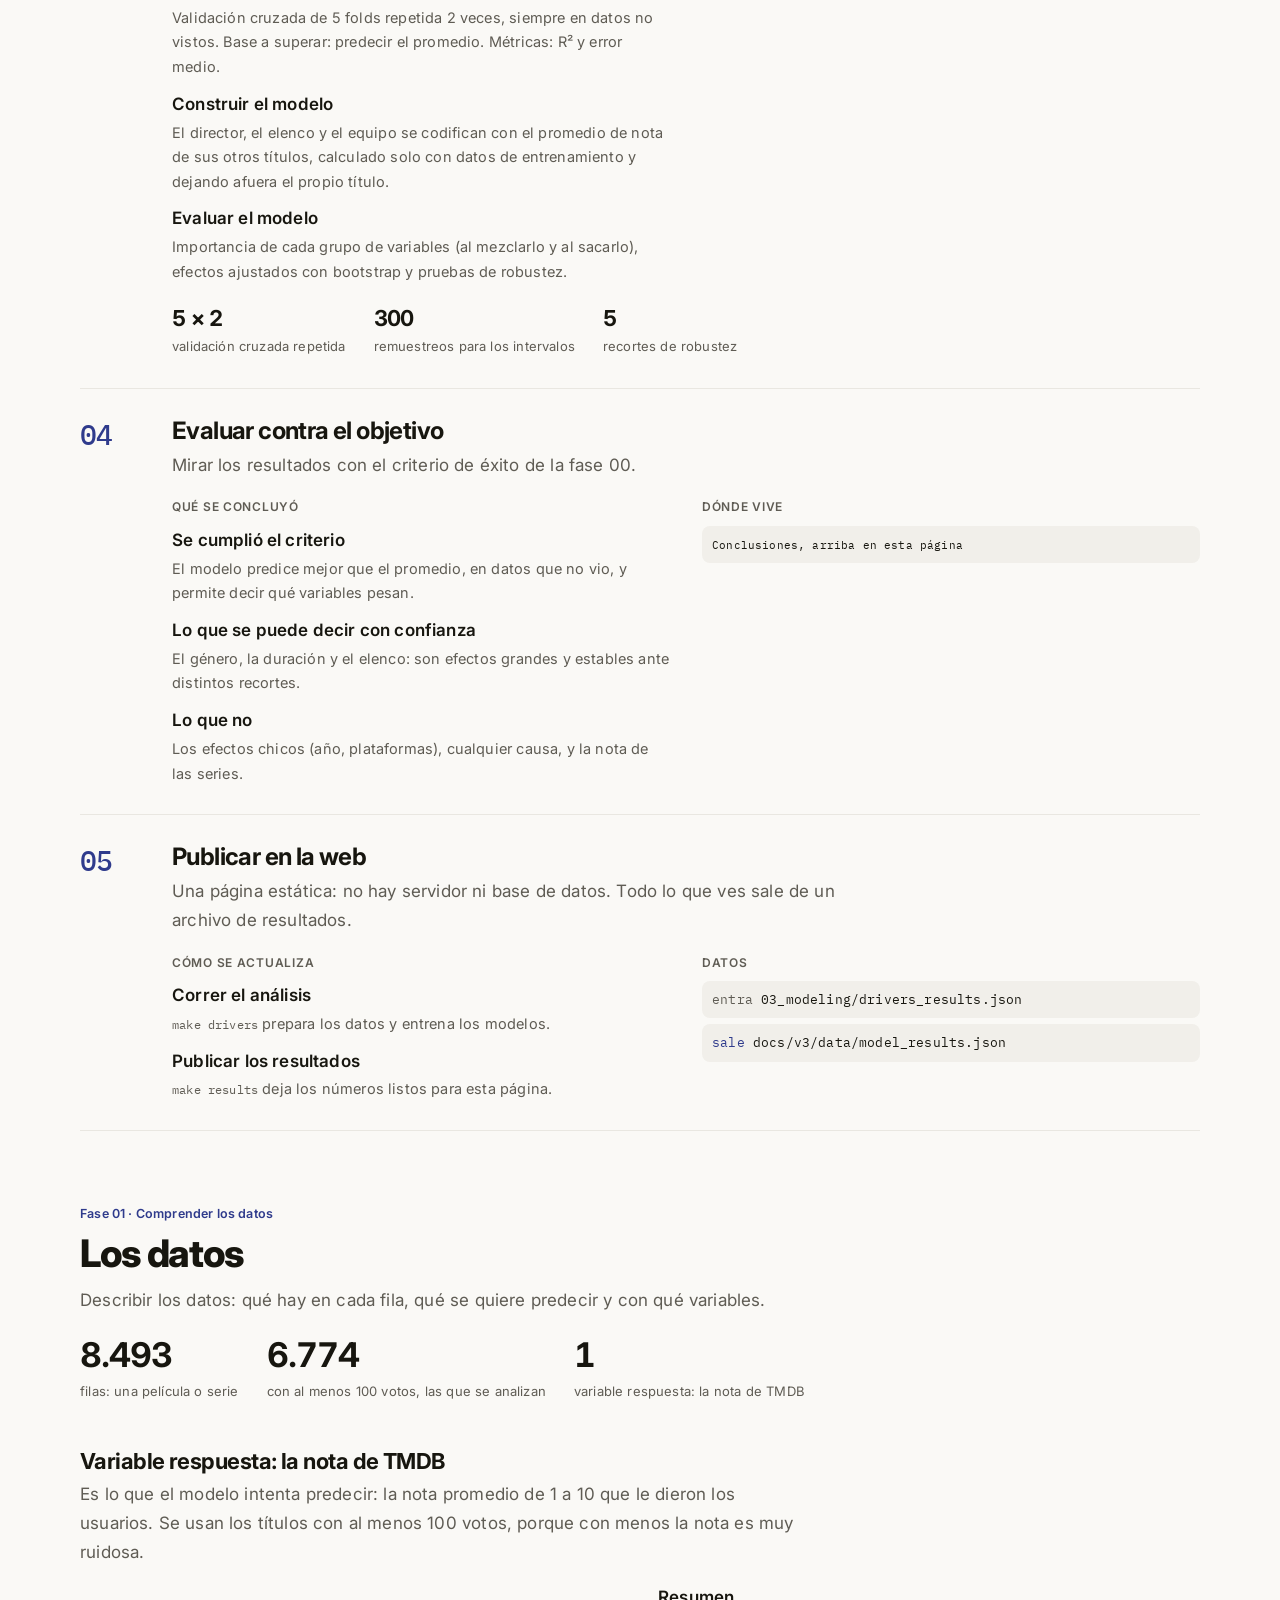
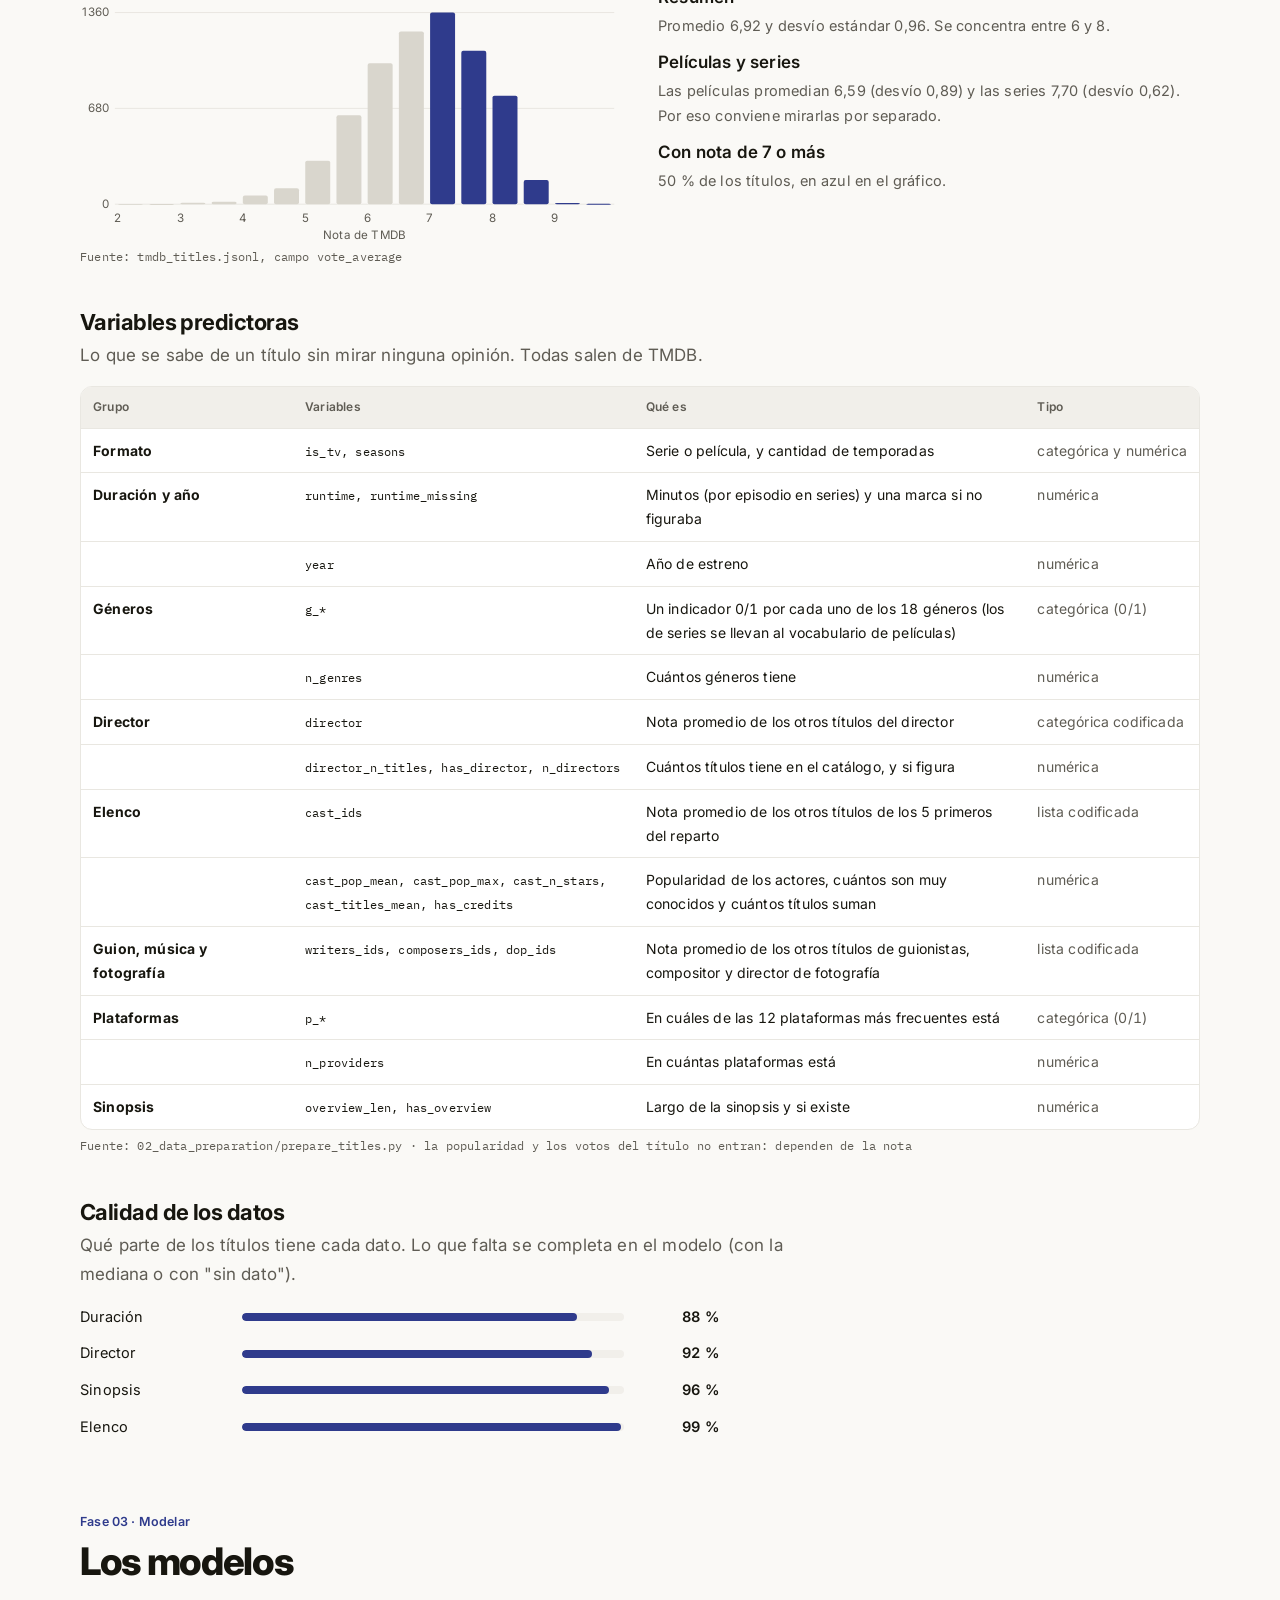
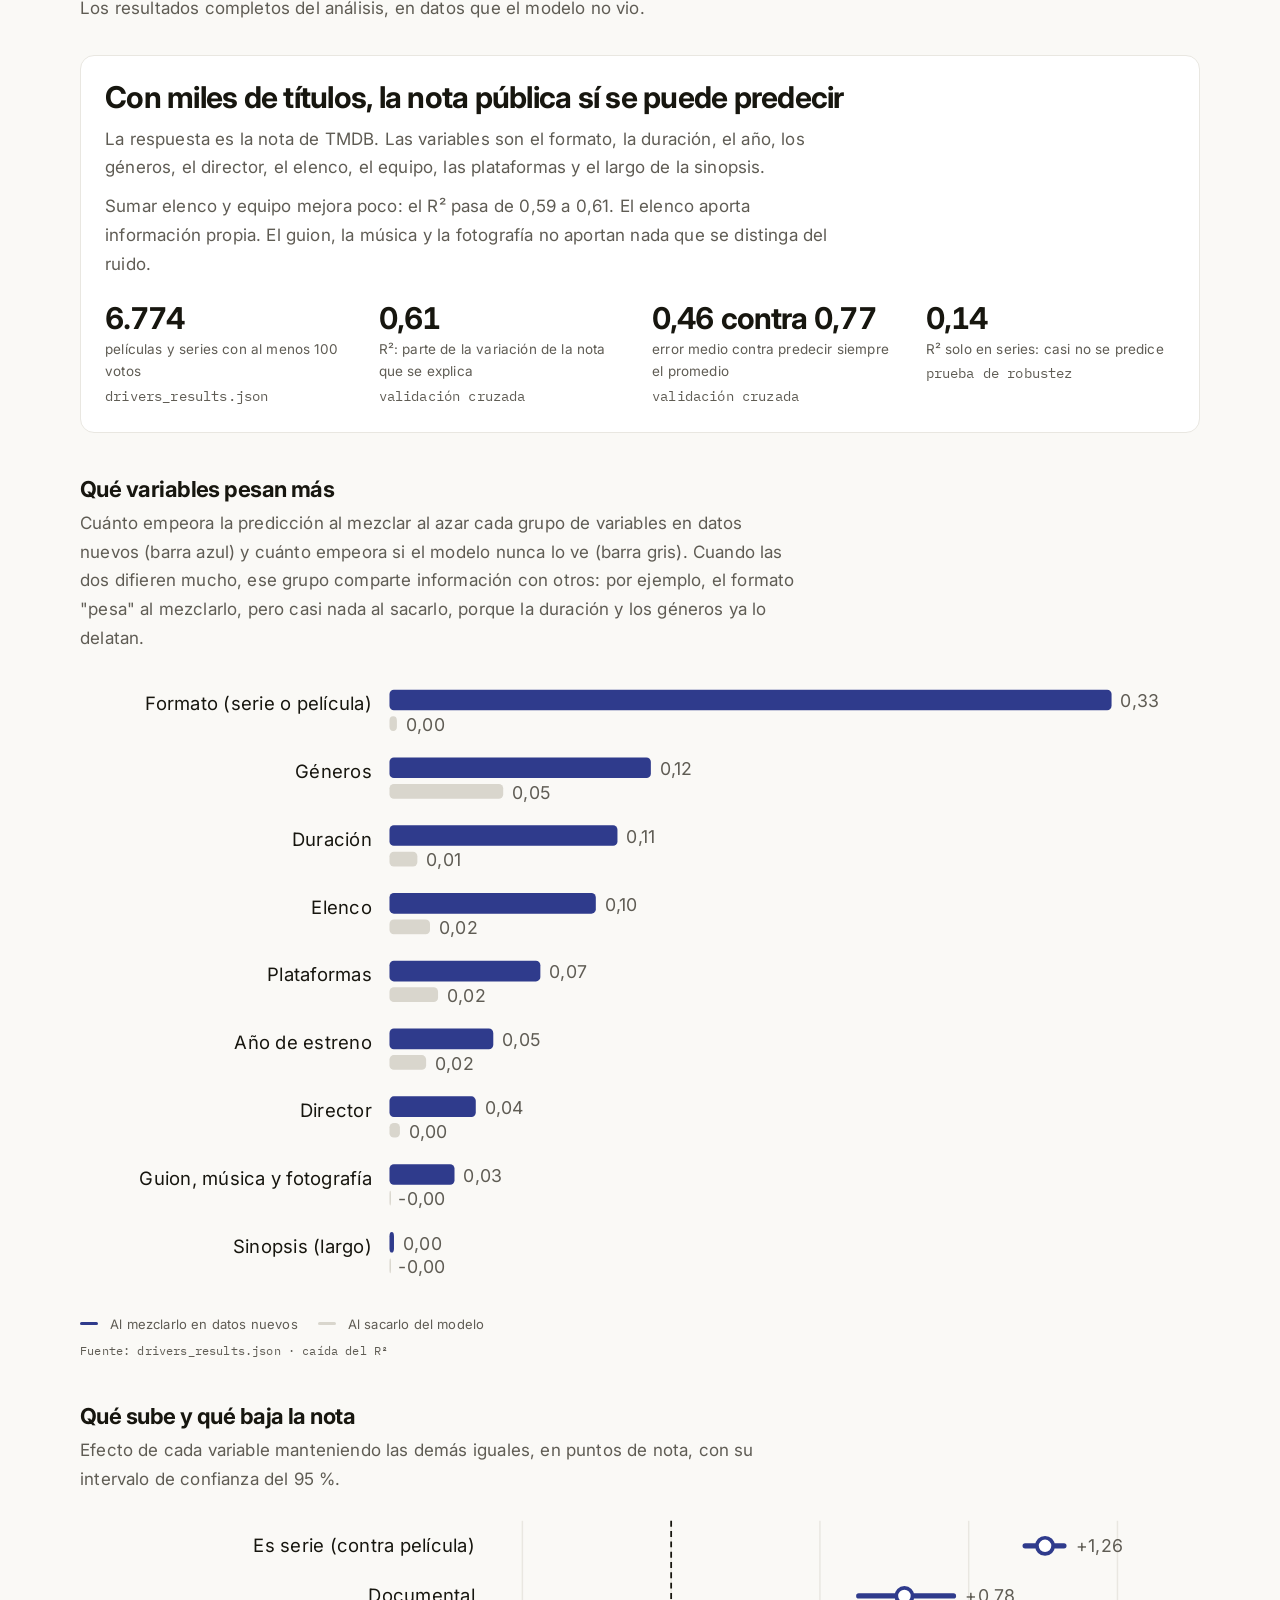
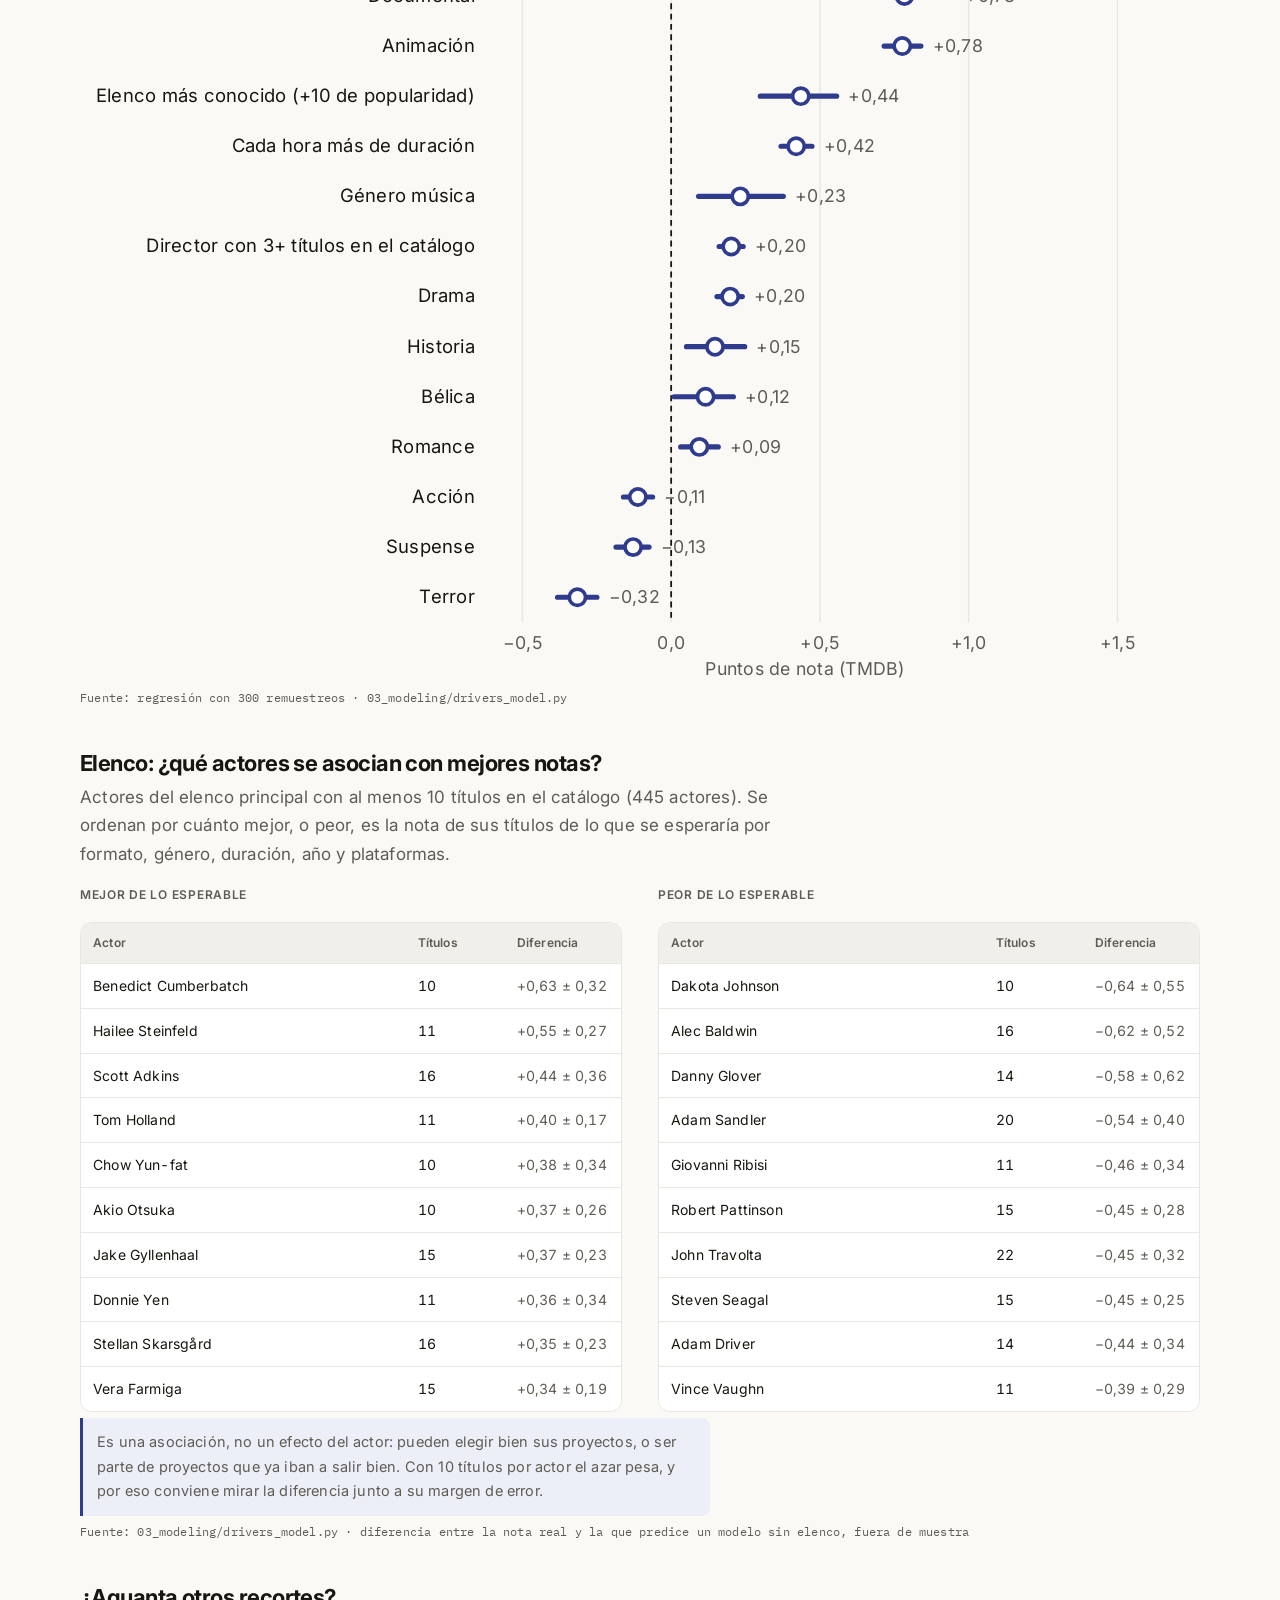
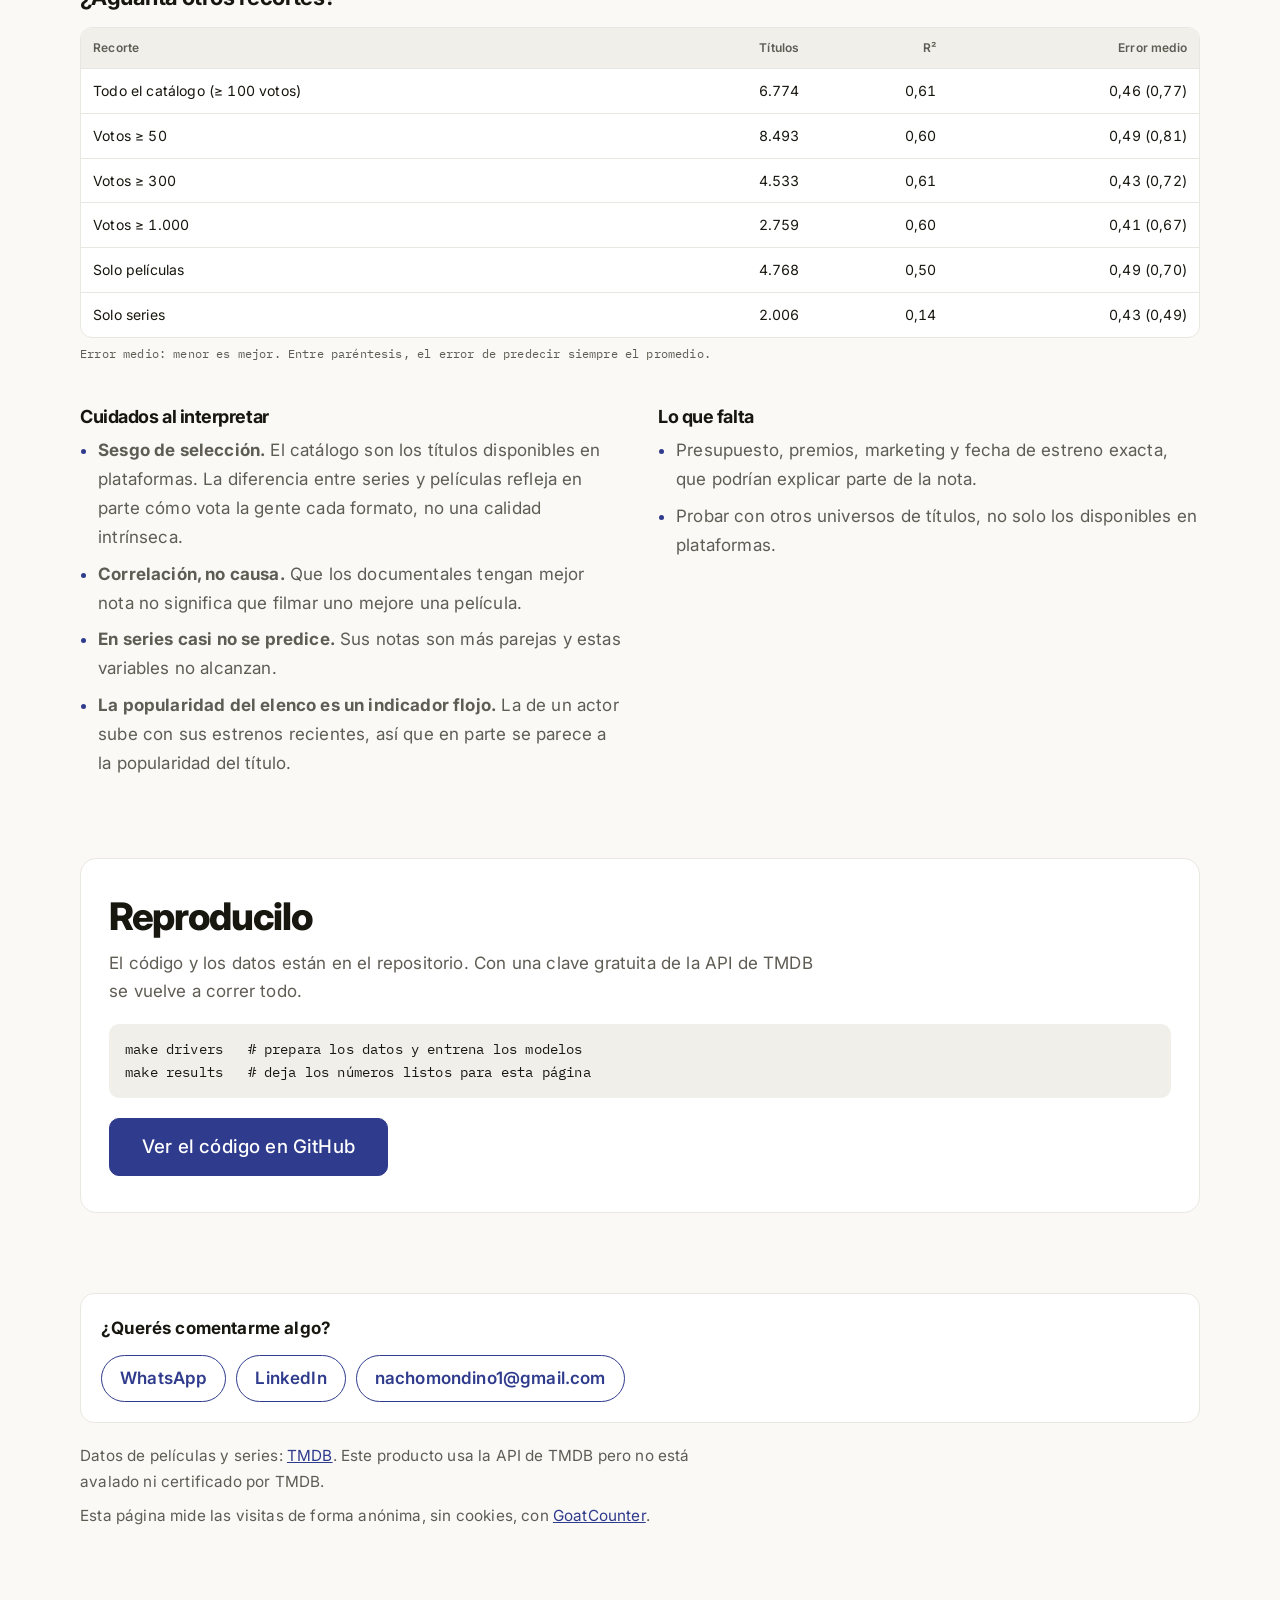
<file: docs/v3/index.html>
<!doctype html>
<html lang="es">
<head>
<meta charset="utf-8">
<meta name="viewport" content="width=device-width, initial-scale=1">
<title>¿Qué hace que una película tenga buena nota?</title>
<meta name="description" content="Un proyecto de Machine Learning con 8.493 películas y series de TMDB: qué características pesan más en la nota pública. Género, duración y elenco aportan; guion y música no.">
<link rel="icon" href="data:image/svg+xml,%3Csvg xmlns='http://www.w3.org/2000/svg' viewBox='0 0 100 100'%3E%3Ctext y='.9em' font-size='90'%3E%F0%9F%8E%AC%3C/text%3E%3C/svg%3E">
<link rel="preconnect" href="https://fonts.googleapis.com">
<link rel="preconnect" href="https://fonts.gstatic.com" crossorigin>
<link rel="stylesheet" href="https://fonts.googleapis.com/css2?family=Inter:wght@400;500;600;700;800&family=IBM+Plex+Mono:wght@400;500&display=swap" media="print" onload="this.media='all'">
<noscript><link rel="stylesheet" href="https://fonts.googleapis.com/css2?family=Inter:wght@400;500;600;700;800&family=IBM+Plex+Mono:wght@400;500&display=swap"></noscript>
<link rel="stylesheet" href="css/style.css">
<link rel="stylesheet" href="css/proyecto.css">
<link rel="preload" as="fetch" href="data/model_results.json" crossorigin="anonymous">
<link rel="preload" as="image" href="media/hero.jpg" fetchpriority="high">
</head>
<body>
<header id="siteHeader"></header>
<script src="js/config.js"></script>
<script src="js/shared.js"></script>
<script>renderHeader()</script>

<section class="hero" id="inicio">
  <div class="hero-inner">
    <p class="eyebrow">Proyecto de datos con Machine Learning · películas y series de TMDB</p>
    <h1 class="hero-title">¿Qué hace que una película <span class="kw">tenga buena nota?</span></h1>
    <p class="hero-sub">Entrené un modelo con la nota pública de miles de películas y series para ver qué características pesan más. Esto es lo que encontré.</p>
    <div class="hero-eq" id="hero-stats">
      <div class="heq"><b>6.774</b><span>títulos analizados</span></div>
      <div class="heq"><b>0,46</b><span>error medio del modelo, contra 0,77 de predecir el promedio</span></div>
      <div class="heq res"><b>61 %</b><span>de la variación de la nota se explica</span></div>
    </div>
    <div class="hero-actions">
      <a class="btn btn--hero" href="#conclusiones">Ver las conclusiones</a>
      <a class="btn btn--ghost btn--hero" href="#flujo">Ver cómo se hizo</a>
    </div>
  </div>
  <div class="hero-credit">Foto: Denise Jans / Unsplash</div>
</section>

<main class="wrap proy">
  <nav class="secnav" aria-label="Secciones de la página">
    <a href="#conclusiones">Conclusiones</a>
    <span class="grp">Cómo llegué</span>
    <a href="#flujo">Cómo se hizo</a>
    <a href="#datos">Los datos</a>
    <a href="#resultados">Los modelos</a>
  </nav>

  <!-- ================= CONCLUSIONES ================= -->
  <section id="conclusiones" aria-labelledby="h-conclusiones">
    <p class="phase-tag">Fase 04 · Evaluar contra el objetivo</p>
    <h2 class="part" id="h-conclusiones">Conclusiones</h2>
    <p class="part-sub">Lo que se saca de los resultados. Lo que sigue explica cómo se llegó hasta acá.</p>

    <div class="finding">
      <p class="finding-main">La nota de una película se puede predecir bastante bien solo con sus características, sin mirar un solo voto.</p>
      <p class="finding-sub">Con formato, duración, año, géneros, elenco y plataformas, el modelo explica el <b data-v="r2pct">61</b> % de la variación de la nota pública y se equivoca <b data-v="mae">0,46</b> puntos en promedio, contra <b data-v="maeBase">0,77</b> si siempre se predijera el promedio.</p>
    </div>

    <div class="updown">
      <div>
        <h3>Lo que sube la nota</h3>
        <ul class="eff-list" id="eff-up"></ul>
      </div>
      <div>
        <h3>Lo que baja la nota</h3>
        <ul class="eff-list" id="eff-down"></ul>
      </div>
    </div>
    <p class="note-line">Puntos de nota de TMDB, manteniendo lo demás igual. Sale de una regresión con 300 remuestreos; entre corchetes, el intervalo de confianza.</p>

    <div class="read concl">
      <div>
        <h3>El género y la duración dicen más que quién la hace</h3>
        <p>Los géneros son el grupo que más información propia aporta. El documental y la animación suben la nota cerca de <b data-v="docEff">0,8</b> puntos y el terror la baja unos <b data-v="terrorEff">0,3</b>. Cada hora más de duración suma unos <b data-v="durEff">0,4</b> puntos.</p>
      </div>
      <div>
        <h3>El elenco aporta; el guion y la música, no</h3>
        <p>Sumar elenco y equipo sube el R² de <b data-v="r2NoCast">0,59</b> a <b data-v="r2">0,61</b>, y casi todo viene del elenco. Un elenco más conocido se asocia con mejor nota. El guion, la música y la fotografía no aportan nada que se distinga del ruido, ni el largo de la sinopsis.</p>
      </div>
      <div>
        <h3>Las series tienen notas más altas y más parejas</h3>
        <p>Promedian <b data-v="tvMean">7,7</b> contra <b data-v="movieMean">6,6</b> de las películas, con mucha menos dispersión. Por eso casi no se puede predecir la nota de una serie con estas variables (R² <b data-v="tvR2">0,14</b>).</p>
      </div>
      <div>
        <h3>Director, año y plataformas aportan poco</h3>
        <p>Un director con trayectoria (3 o más títulos en el catálogo) suma unos <b data-v="dirEff">0,2</b> puntos, pero su información ya viene en buena parte del elenco y del género. El año y las plataformas aportan efectos chicos.</p>
      </div>
    </div>

    <div class="read concl">
      <div>
        <h3>Lo que no se puede concluir</h3>
        <ul>
          <li><b>Que algo cause la nota.</b> Que los documentales tengan mejor nota no significa que filmar uno mejore una película. Son asociaciones.</li>
          <li><b>Que valga para todas las películas.</b> El catálogo son los títulos disponibles en plataformas en Argentina, los más populares de cada una. La ventaja de las series refleja en parte quién las vota.</li>
          <li><b>Nada sobre presupuesto, premios o marketing.</b> No estaban en los datos.</li>
        </ul>
      </div>
      <div>
        <h3>Lo que aprendí</h3>
        <ul>
          <li>Con pocos datos (mis propias notas de IMDb, 127) no se encontró nada. Con miles de títulos aparecieron patrones claros.</li>
          <li>Medir la importancia de dos maneras, al mezclar y al sacar un grupo, evita confundir una variable con otra que lleva la misma información.</li>
          <li>Dejar afuera la popularidad y los votos, que dependen de la nota, cambia lo que el modelo cuenta.</li>
        </ul>
      </div>
    </div>
  </section>

  <!-- ================= CÓMO SE HIZO ================= -->
  <section id="flujo" aria-labelledby="h-flujo">
    <p class="phase-tag">Metodología · fases 00 a 05</p>
    <h2 class="part" id="h-flujo">Cómo se hizo</h2>
    <p class="part-sub">Un proyecto CRISP-DM con una sola fuente de datos: la API de TMDB.</p>

    <div class="route" aria-label="Recorrido del dato">
      <span class="node">API de TMDB</span><span class="arrow">→</span><span class="node">JSON crudo</span>
      <span class="arrow">→</span><span class="node">Tabla de variables</span>
      <span class="arrow">→</span><span class="node">Modelo de la nota</span>
      <span class="arrow">→</span><span class="node">Importancia y efectos</span>
      <span class="arrow">→</span><span class="node end">Esta página</span>
    </div>
    <p class="route-cap">Cada fase es una carpeta del repositorio, en el orden de CRISP-DM. Lo que entra y sale de cada una vive en <code>data/&lt;fase&gt;/</code>.</p>

    <div class="phases">
      <article class="phase">
        <div class="num">00</div>
        <div>
          <h2>Entender el negocio</h2>
          <p class="what">Entender qué características de una película o serie se asocian con una nota pública alta o baja.</p>
          <div class="cols">
            <div>
              <div class="label">Qué se define</div>
              <ul class="tasks">
                <li><b>Objetivo de datos</b><span>Predecir la nota pública de TMDB (de 1 a 10) a partir de las características del título.</span></li>
                <li><b>Criterio de éxito</b><span>Predecir mejor que el promedio en datos que el modelo no vio, y poder decir qué variables pesan.</span></li>
              </ul>
            </div>
            <div>
              <div class="label">Dónde vive</div>
              <div class="io"><div><span class="mono">00_business_understanding/business_understanding.md</span></div></div>
            </div>
          </div>
        </div>
      </article>

      <article class="phase">
        <div class="num">01</div>
        <div>
          <h2>Comprender los datos</h2>
          <p class="what">Recolectar, describir y explorar. Todavía no se modifica nada: los datos quedan crudos.</p>
          <div class="cols">
            <div>
              <div class="label">Qué se hace</div>
              <ul class="tasks">
                <li><b>Recolectar el catálogo</b><span><code>refresh_tmdb_data.py</code> baja de TMDB los títulos más populares de cada plataforma disponible en Argentina.</span></li>
                <li><b>Recolectar elencos y equipo</b><span><code>fetch_credits.py</code> baja el reparto principal, los directores, guionistas, compositor y director de fotografía de cada título.</span></li>
                <li><b>Describir y explorar</b><span>La variable que se quiere predecir y las que la explican están en la sección <a href="#datos">Los datos</a>.</span></li>
                <li><b>Verificar calidad</b><span><code>verify_data_quality.py</code> revisa formatos y cobertura sin tocar los datos.</span></li>
              </ul>
            </div>
            <div>
              <div class="label">Datos</div>
              <div class="io">
                <div class="in">API de TMDB (automático)</div>
                <div class="out">tmdb/tmdb_titles.jsonl</div>
                <div class="out">tmdb/credits.jsonl</div>
              </div>
            </div>
          </div>
          <div class="facts">
            <div class="fact"><b id="f-total">8.493</b><span>películas y series</span></div>
            <div class="fact"><b id="f-model">6.774</b><span>con al menos 100 votos</span></div>
            <div class="fact"><b>1</b><span>fuente de datos</span></div>
          </div>
        </div>
      </article>

      <article class="phase">
        <div class="num">02</div>
        <div>
          <h2>Preparar los datos</h2>
          <p class="what">Acá sí se transforma: limpiar, dar formato y construir las variables.</p>
          <div class="cols">
            <div>
              <div class="label">Qué se hace</div>
              <ul class="tasks">
                <li><b>Limpiar y dar formato</b><span>Un solo vocabulario de géneros (los de series se llevan al de películas) y títulos duplicados fuera.</span></li>
                <li><b>Construir variables</b><span>Indicadores por género y por plataforma, trayectoria del director y del elenco, largo de la sinopsis.</span></li>
                <li><b>Seleccionar</b><span>La popularidad y los votos de cada título quedan afuera del análisis principal: dependen de la nota, no la explican.</span></li>
              </ul>
            </div>
            <div>
              <div class="label">Datos</div>
              <div class="io">
                <div class="in">tmdb/tmdb_titles.jsonl, credits.jsonl</div>
                <div class="out">02_data_preparation/titles_features.csv</div>
              </div>
              <p class="note-line">Script: <code>02_data_preparation/prepare_titles.py</code></p>
            </div>
          </div>
        </div>
      </article>

      <article class="phase">
        <div class="num">03</div>
        <div>
          <h2>Modelar</h2>
          <p class="what">Cuatro tareas de CRISP-DM, con el código en <code>drivers_model.py</code>.</p>
          <div class="cols">
            <div>
              <div class="label">Qué se hace</div>
              <ul class="tasks">
                <li><b>Seleccionar la técnica</b><span>Aprendizaje supervisado, regresión. La respuesta es la nota de TMDB y las predictoras son las de la sección <a href="#datos">Los datos</a>. Modelo: gradient boosting.</span></li>
                <li><b>Diseño de la prueba</b><span>Validación cruzada de 5 folds repetida 2 veces, siempre en datos no vistos. Base a superar: predecir el promedio. Métricas: R² y error medio.</span></li>
                <li><b>Construir el modelo</b><span>El director, el elenco y el equipo se codifican con el promedio de nota de sus otros títulos, calculado solo con datos de entrenamiento y dejando afuera el propio título.</span></li>
                <li><b>Evaluar el modelo</b><span>Importancia de cada grupo de variables (al mezclarlo y al sacarlo), efectos ajustados con bootstrap y pruebas de robustez.</span></li>
              </ul>
            </div>
            <div>
              <div class="label">Datos</div>
              <div class="io">
                <div class="in">02_data_preparation/titles_features.csv</div>
                <div class="out">03_modeling/drivers_results.json</div>
              </div>
            </div>
          </div>
          <div class="facts">
            <div class="fact"><b>5 × 2</b><span>validación cruzada repetida</span></div>
            <div class="fact"><b>300</b><span>remuestreos para los intervalos</span></div>
            <div class="fact"><b>5</b><span>recortes de robustez</span></div>
          </div>
        </div>
      </article>

      <article class="phase">
        <div class="num">04</div>
        <div>
          <h2>Evaluar contra el objetivo</h2>
          <p class="what">Mirar los resultados con el criterio de éxito de la fase 00.</p>
          <div class="cols">
            <div>
              <div class="label">Qué se concluyó</div>
              <ul class="tasks">
                <li><b>Se cumplió el criterio</b><span>El modelo predice mejor que el promedio, en datos que no vio, y permite decir qué variables pesan.</span></li>
                <li><b>Lo que se puede decir con confianza</b><span>El género, la duración y el elenco: son efectos grandes y estables ante distintos recortes.</span></li>
                <li><b>Lo que no</b><span>Los efectos chicos (año, plataformas), cualquier causa, y la nota de las series.</span></li>
              </ul>
            </div>
            <div>
              <div class="label">Dónde vive</div>
              <div class="io"><div><span class="mono">Conclusiones, arriba en esta página</span></div></div>
            </div>
          </div>
        </div>
      </article>

      <article class="phase">
        <div class="num">05</div>
        <div>
          <h2>Publicar en la web</h2>
          <p class="what">Una página estática: no hay servidor ni base de datos. Todo lo que ves sale de un archivo de resultados.</p>
          <div class="cols">
            <div>
              <div class="label">Cómo se actualiza</div>
              <ul class="tasks">
                <li><b>Correr el análisis</b><span><code>make drivers</code> prepara los datos y entrena los modelos.</span></li>
                <li><b>Publicar los resultados</b><span><code>make results</code> deja los números listos para esta página.</span></li>
              </ul>
            </div>
            <div>
              <div class="label">Datos</div>
              <div class="io">
                <div class="in">03_modeling/drivers_results.json</div>
                <div class="out">docs/v3/data/model_results.json</div>
              </div>
            </div>
          </div>
        </div>
      </article>
    </div>
  </section>

  <!-- ================= LOS DATOS ================= -->
  <section id="datos" aria-labelledby="h-datos">
    <p class="phase-tag">Fase 01 · Comprender los datos</p>
    <h2 class="part" id="h-datos">Los datos</h2>
    <p class="part-sub">Describir los datos: qué hay en cada fila, qué se quiere predecir y con qué variables.</p>

    <div class="facts big">
      <div class="fact"><b id="d-rows"></b><span>filas: una película o serie</span></div>
      <div class="fact"><b id="d-model"></b><span>con al menos 100 votos, las que se analizan</span></div>
      <div class="fact"><b>1</b><span>variable respuesta: la nota de TMDB</span></div>
    </div>

    <div class="sect">
      <h3>Variable respuesta: la nota de TMDB</h3>
      <p>Es lo que el modelo intenta predecir: la nota promedio de 1 a 10 que le dieron los usuarios. Se usan los títulos con al menos 100 votos, porque con menos la nota es muy ruidosa.</p>
      <div class="two">
        <div>
          <div class="chart" id="d-histo" role="img" aria-label="Cantidad de títulos por nota"></div>
          <span class="src">Fuente: tmdb_titles.jsonl, campo vote_average</span>
        </div>
        <div>
          <ul class="tasks" id="d-resp"></ul>
        </div>
      </div>
    </div>

    <div class="sect">
      <h3>Variables predictoras</h3>
      <p>Lo que se sabe de un título sin mirar ninguna opinión. Todas salen de TMDB.</p>
      <div class="table-wrap"><table class="plain" id="d-pred"></table></div>
      <span class="src">Fuente: 02_data_preparation/prepare_titles.py · la popularidad y los votos del título no entran: dependen de la nota</span>
    </div>

    <div class="sect">
      <h3>Calidad de los datos</h3>
      <p>Qué parte de los títulos tiene cada dato. Lo que falta se completa en el modelo (con la mediana o con "sin dato").</p>
      <div id="d-quality" class="quality"></div>
    </div>
  </section>

  <!-- ================= LOS MODELOS ================= -->
  <section id="resultados" aria-labelledby="h-resultados">
    <p class="phase-tag">Fase 03 · Modelar</p>
    <h2 class="part" id="h-resultados">Los modelos</h2>
    <p class="part-sub">Los resultados completos del análisis, en datos que el modelo no vio.</p>

    <div class="verdict">
      <h2>Con miles de títulos, la nota pública sí se puede predecir</h2>
      <p>La respuesta es la nota de TMDB. Las variables son el formato, la duración, el año, los géneros, el director, el elenco, el equipo, las plataformas y el largo de la sinopsis.</p>
      <p id="m-cast"></p>
      <div class="stats" id="m-stats"></div>
    </div>

    <div class="sect">
      <h3>Qué variables pesan más</h3>
      <p>Cuánto empeora la predicción al mezclar al azar cada grupo de variables en datos nuevos (barra azul) y cuánto empeora si el modelo nunca lo ve (barra gris). Cuando las dos difieren mucho, ese grupo comparte información con otros: por ejemplo, el formato "pesa" al mezclarlo, pero casi nada al sacarlo, porque la duración y los géneros ya lo delatan.</p>
      <div class="chart" id="m-imp" role="img" aria-label="Importancia de cada grupo de variables"></div>
      <div class="legend"><span><i style="background:var(--accent)"></i>Al mezclarlo en datos nuevos</span><span><i style="background:var(--line-strong)"></i>Al sacarlo del modelo</span></div>
      <span class="src">Fuente: drivers_results.json · caída del R²</span>
    </div>

    <div class="sect">
      <h3>Qué sube y qué baja la nota</h3>
      <p>Efecto de cada variable manteniendo las demás iguales, en puntos de nota, con su intervalo de confianza del 95 %.</p>
      <div class="chart" id="m-eff" role="img" aria-label="Efectos ajustados en puntos de nota"></div>
      <span class="src">Fuente: regresión con 300 remuestreos · 03_modeling/drivers_model.py</span>
    </div>

    <div class="sect" id="m-actors" hidden>
      <h3>Elenco: ¿qué actores se asocian con mejores notas?</h3>
      <p id="m-actors-sub"></p>
      <div class="two">
        <div><div class="label">Mejor de lo esperable</div><div class="table-wrap"><table class="plain" id="m-act-top"></table></div></div>
        <div><div class="label">Peor de lo esperable</div><div class="table-wrap"><table class="plain" id="m-act-bot"></table></div></div>
      </div>
      <p class="note-box">Es una asociación, no un efecto del actor: pueden elegir bien sus proyectos, o ser parte de proyectos que ya iban a salir bien. Con 10 títulos por actor el azar pesa, y por eso conviene mirar la diferencia junto a su margen de error.</p>
      <span class="src">Fuente: 03_modeling/drivers_model.py · diferencia entre la nota real y la que predice un modelo sin elenco, fuera de muestra</span>
    </div>

    <div class="sect">
      <h3>¿Aguanta otros recortes?</h3>
      <div class="table-wrap"><table id="m-rob"></table></div>
      <span class="src">Error medio: menor es mejor. Entre paréntesis, el error de predecir siempre el promedio.</span>
    </div>

    <div class="read">
      <div>
        <h3>Cuidados al interpretar</h3>
        <ul>
          <li><b>Sesgo de selección.</b> El catálogo son los títulos disponibles en plataformas. La diferencia entre series y películas refleja en parte cómo vota la gente cada formato, no una calidad intrínseca.</li>
          <li><b>Correlación, no causa.</b> Que los documentales tengan mejor nota no significa que filmar uno mejore una película.</li>
          <li><b>En series casi no se predice.</b> Sus notas son más parejas y estas variables no alcanzan.</li>
          <li><b>La popularidad del elenco es un indicador flojo.</b> La de un actor sube con sus estrenos recientes, así que en parte se parece a la popularidad del título.</li>
        </ul>
      </div>
      <div>
        <h3>Lo que falta</h3>
        <ul>
          <li>Presupuesto, premios, marketing y fecha de estreno exacta, que podrían explicar parte de la nota.</li>
          <li>Probar con otros universos de títulos, no solo los disponibles en plataformas.</li>
        </ul>
      </div>
    </div>
  </section>

  <!-- ================= VERSIONES ================= -->

  <section class="invite" aria-labelledby="h-invite">
    <h2 class="part" id="h-invite">Reproducilo</h2>
    <p class="part-sub">El código y los datos están en el repositorio. Con una clave gratuita de la API de TMDB se vuelve a correr todo.</p>
    <pre class="cmd">make drivers   # prepara los datos y entrena los modelos
make results   # deja los números listos para esta página</pre>
    <a class="btn btn--hero" href="https://github.com/nachomondino1/recommend_movie" target="_blank" rel="noopener" data-track="enlace/codigo">Ver el código en GitHub</a>
  </section>
</main>

<footer id="siteFooter"></footer>

<script defer src="js/pages/proyecto.js"></script>
</body>
</html>
</file>
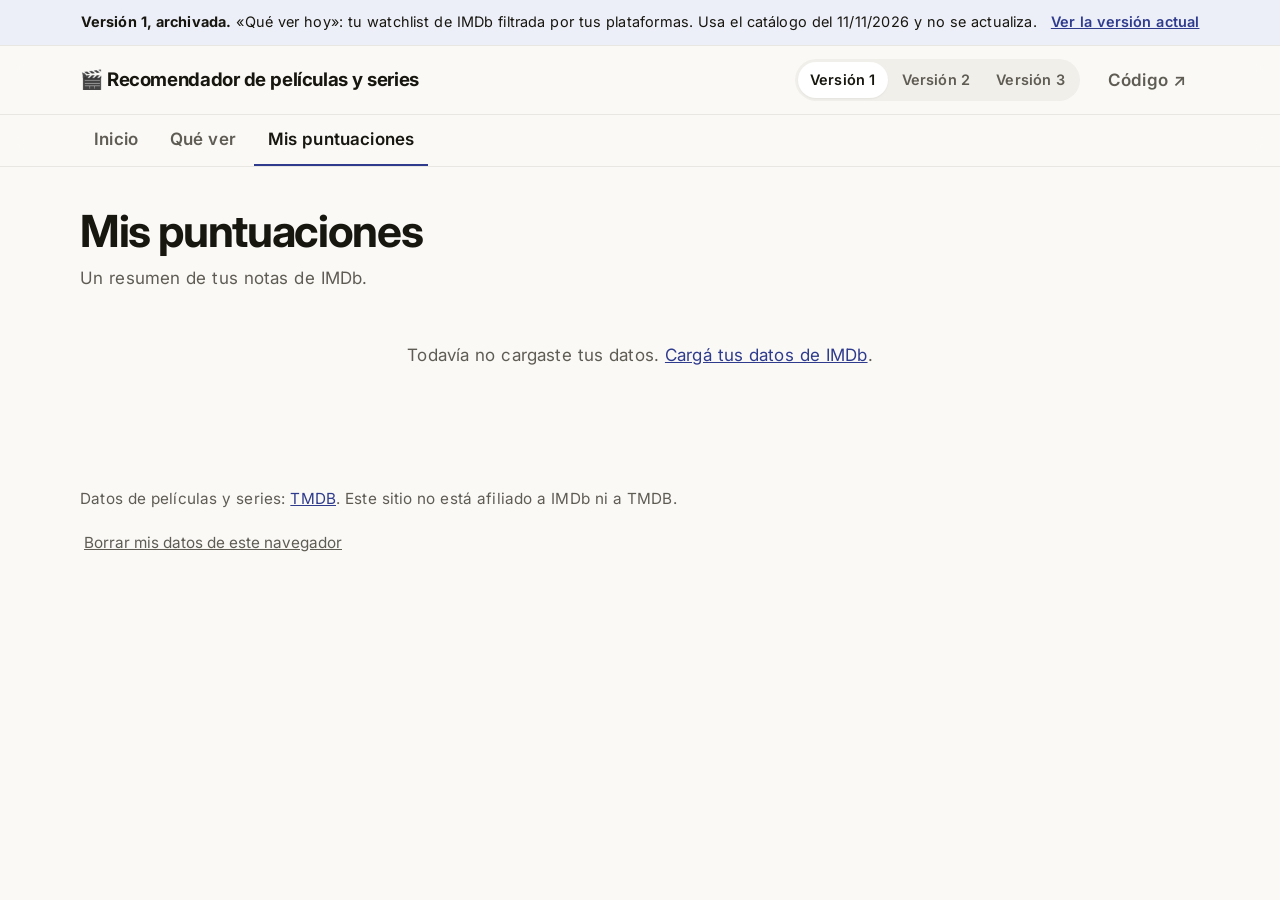
<file: docs/v1/mi-gusto.html>
<!doctype html>
<html lang="es">
<head>
<meta charset="utf-8">
<meta name="viewport" content="width=device-width, initial-scale=1">
<title>Mis puntuaciones · Qué ver hoy · versión 1</title>
<meta name="description" content="Un resumen de tus notas de IMDb: géneros, directores y títulos que mejor y peor puntuaste.">
<link rel="icon" href="data:image/svg+xml,%3Csvg xmlns='http://www.w3.org/2000/svg' viewBox='0 0 100 100'%3E%3Ctext y='.9em' font-size='90'%3E%F0%9F%8E%AC%3C/text%3E%3C/svg%3E">
<link rel="preconnect" href="https://fonts.googleapis.com">
<link rel="preconnect" href="https://fonts.gstatic.com" crossorigin>
<link rel="stylesheet" href="https://fonts.googleapis.com/css2?family=Inter:wght@400;500;600;700&display=swap" media="print" onload="this.media='all'">
<noscript><link rel="stylesheet" href="https://fonts.googleapis.com/css2?family=Inter:wght@400;500;600;700&display=swap"></noscript>
<link rel="stylesheet" href="css/style.css">
<link rel="preload" as="fetch" href="../data/catalog.json" crossorigin="anonymous">
<script type="speculationrules">{"prerender":[{"urls":["index.html","que-ver.html","mi-gusto.html"],"eagerness":"moderate"}]}</script>
<script data-goatcounter="https://notas-peliculas.goatcounter.com/count" async src="https://gc.zgo.at/count.js"></script>
</head>
<body>
<div class="oldbanner" role="note"><span><b>Versión 1, archivada.</b> «Qué ver hoy»: tu watchlist de IMDb filtrada por tus plataformas. Usa el catálogo del 11/11/2026 y no se actualiza.</span> <a href="../v3/index.html">Ver la versión actual</a></div>
<header id="siteHeader"></header>
<script src="js/storage.js"></script>
<script src="js/shared.js"></script>
<script>renderHeader("mi-gusto")</script>

<main class="wrap page">
  <h1 class="page-title">Mis puntuaciones</h1>
  <p class="lead">Un resumen de tus notas de IMDb.</p>

  <div id="noData" class="empty-state" hidden>
    Todav&iacute;a no cargaste tus datos. <a href="index.html#pasos">Cargá tus datos de IMDb</a>.
  </div>
  <div id="analysisEmpty" class="empty-state" hidden>Todav&iacute;a no hay notas para analizar.</div>
  <div id="analysisBody" hidden>
    <div class="cards">
      <div class="card"><div class="n" id="tNRated"></div><div class="l">t&iacute;tulos puntuados</div></div>
      <div class="card"><div class="n" id="tMean"></div><div class="l">tu nota promedio</div></div>
      <div class="card"><div class="n" id="tDev"></div><div class="l">vs. IMDb</div></div>
      <div class="card"><div class="n" id="tHours"></div><div class="l">horas de pel&iacute;culas</div></div>
    </div>
    <p class="note" id="devText"></p>
    <div class="taste-grid">
    <section class="taste-col">
    <h2 class="block-title">&#128202; C&oacute;mo puntu&aacute;s</h2>
    <p class="note">Cu&aacute;ntos t&iacute;tulos pusiste en cada nota. </p>
    <div id="histo" class="block"></div>
    </section>
    <section class="taste-col">
    <h2 class="block-title">&#9201;&#65039; Seg&uacute;n la duraci&oacute;n</h2>
    <p class="note">Nota promedio y cantidad de pel&iacute;culas por duraci&oacute;n (las series no entran: la duraci&oacute;n es la de un episodio).</p>
    <div id="byRuntime" class="block"></div>
    </section>
    <section class="taste-col">
    <h2 class="block-title">&#128197; Seg&uacute;n la d&eacute;cada</h2>
    <p class="note">Nota promedio y cantidad de t&iacute;tulos por d&eacute;cada de estreno (solo d&eacute;cadas con al menos 3).</p>
    <div id="byDecade" class="block"></div>
    </section>
    <section class="taste-col">
    <h2 class="block-title">&#9878;&#65039; Vos contra IMDb</h2>
    <p class="note">Donde m&aacute;s te separaste de la nota de IMDb.</p>
    <div id="vsImdb" class="block"></div>
    </section>
    <section class="taste-col">
    <h2 class="block-title">&#127917; G&eacute;neros que mejor puntu&aacute;s</h2>
    <p class="note">Nota media y cantidad de t&iacute;tulos que cuentan. Toc&aacute; un g&eacute;nero para ver cu&aacute;les son. Solo entran g&eacute;neros con al menos 3 t&iacute;tulos tuyos; los 3 primeros se marcan en &ldquo;Qu&eacute; ver&rdquo;.</p>
    <div id="rankGenre" class="block"></div>
    </section>
    <section class="taste-col">
    <h2 class="block-title">&#127916; Directores favoritos</h2>
    <p class="note">Toc&aacute; un director para ver qu&eacute; t&iacute;tulos tuyos cuentan. Solo entran los que tienen al menos 2 t&iacute;tulos tuyos; los de nota por encima de tu promedio suben un poco en &ldquo;Qu&eacute; ver&rdquo;.</p>
    <div id="rankDirector" class="block"></div>
    </section>
    <section class="taste-col">
    <h2 class="block-title">&#127942; Tus mejor puntuadas</h2>
    <div id="topList" class="block"></div>
    </section>
    <section class="taste-col">
    <h2 class="block-title">&#128078; Tus peor puntuadas</h2>
    <div id="bottomList" class="block"></div>
    </section>
    </div>
  </div>
</main>

<footer id="siteFooter"></footer>

<script defer src="js/catalog.js"></script>
<script defer src="js/taste.js"></script>
<script defer src="js/profile.js"></script>
<script defer src="js/pages/mi-gusto.js"></script>
</body>
</html>
</file>
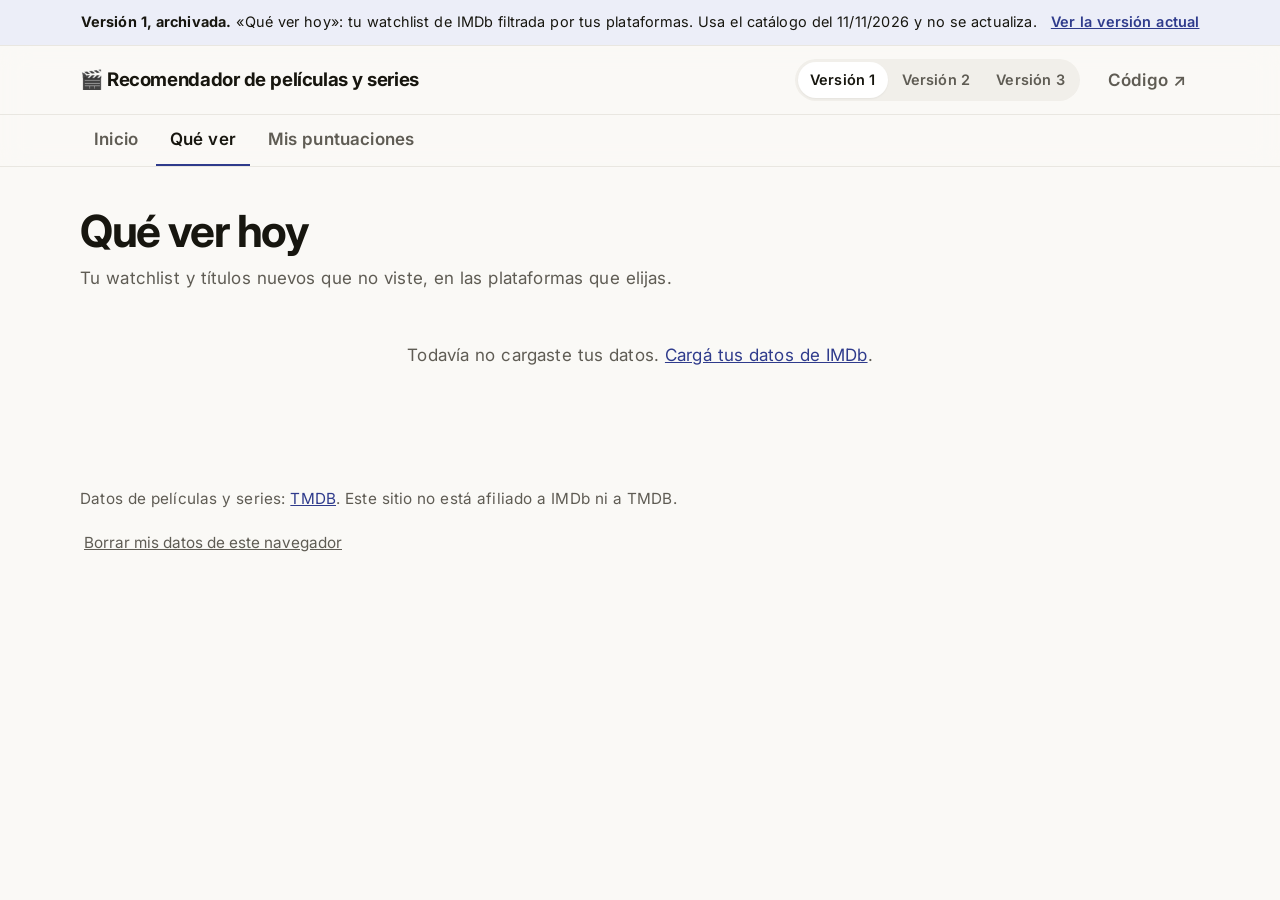
<file: docs/v1/que-ver.html>
<!doctype html>
<html lang="es">
<head>
<meta charset="utf-8">
<meta name="viewport" content="width=device-width, initial-scale=1">
<title>Qué ver hoy · Recomendaciones · versión 1</title>
<meta name="description" content="Tu watchlist y títulos nuevos en tus plataformas, ordenados por nota y por votos.">
<link rel="icon" href="data:image/svg+xml,%3Csvg xmlns='http://www.w3.org/2000/svg' viewBox='0 0 100 100'%3E%3Ctext y='.9em' font-size='90'%3E%F0%9F%8E%AC%3C/text%3E%3C/svg%3E">
<link rel="preconnect" href="https://fonts.googleapis.com">
<link rel="preconnect" href="https://fonts.gstatic.com" crossorigin>
<link rel="stylesheet" href="https://fonts.googleapis.com/css2?family=Inter:wght@400;500;600;700&display=swap" media="print" onload="this.media='all'">
<noscript><link rel="stylesheet" href="https://fonts.googleapis.com/css2?family=Inter:wght@400;500;600;700&display=swap"></noscript>
<link rel="stylesheet" href="css/style.css">
<link rel="preload" as="fetch" href="../data/catalog.json" crossorigin="anonymous">
<script type="speculationrules">{"prerender":[{"urls":["index.html","que-ver.html","mi-gusto.html"],"eagerness":"moderate"}]}</script>
<script data-goatcounter="https://notas-peliculas.goatcounter.com/count" async src="https://gc.zgo.at/count.js"></script>
</head>
<body>
<div class="oldbanner" role="note"><span><b>Versión 1, archivada.</b> «Qué ver hoy»: tu watchlist de IMDb filtrada por tus plataformas. Usa el catálogo del 11/11/2026 y no se actualiza.</span> <a href="../v3/index.html">Ver la versión actual</a></div>
<header id="siteHeader"></header>
<script src="js/storage.js"></script>
<script src="js/shared.js"></script>
<script>renderHeader("que-ver")</script>

<main class="wrap page">
  <h1 class="page-title">Qu&eacute; ver hoy</h1>
  <p class="lead">Tu watchlist y t&iacute;tulos nuevos que no viste, en las plataformas que elijas.</p>

  <div id="noData" class="empty-state" hidden>
    Todav&iacute;a no cargaste tus datos. <a href="index.html#pasos">Cargá tus datos de IMDb</a>.
  </div>

  <div id="hoyBody" hidden>
    <div class="pick-card">
      <div>
        <div class="pick-title">&iquest;No sab&eacute;s qu&eacute; ver?</div>
        <div class="pick-sub">Te elegimos uno entre los mejores de la lista.</div>
      </div>
      <button type="button" class="btn" id="pickForMe">&#127922; Eleg&iacute; por m&iacute;</button>
    </div>

    <section class="explore" aria-labelledby="exploreTitle">
      <h2 class="sr-only" id="exploreTitle">Busc&aacute; y filtr&aacute; la lista de abajo</h2>
      <input type="search" id="q" placeholder="Buscar por nombre (ej: Interstellar)" aria-label="Buscar por nombre" autocomplete="off">
      <p class="note" id="searchNote" hidden>Buscando en todo el cat&aacute;logo: tambi&eacute;n aparecen t&iacute;tulos de otras plataformas y los que ya viste. Los filtros se ignoran mientras busc&aacute;s.</p>
      <details class="update" id="filtersBox">
        <summary class="update-summary">Filtros</summary>
        <div class="filters filters--compact">
          <div class="multiselect" id="platsSelect">
            <button type="button" class="ms-toggle" id="platsBtn" aria-haspopup="true" aria-expanded="false">Plataformas: todas</button>
            <div class="ms-menu" id="platsMenu" role="group" aria-label="Plataformas" hidden></div>
          </div>
          <div class="seg" id="fType" role="group" aria-label="Tipo">
            <button type="button" class="seg-btn active" data-type="">Todo</button>
            <button type="button" class="seg-btn" data-type="Movie">Pel&iacute;culas</button>
            <button type="button" class="seg-btn" data-type="TV">Series</button>
          </div>
          <select id="fGenre" aria-label="G&eacute;nero"></select>
          <select id="fMinVotes" aria-label="Votos m&iacute;nimos">
            <option value="0">Votos: cualquiera</option>
            <option value="100">Votos: 100 o m&aacute;s</option>
            <option value="500">Votos: 500 o m&aacute;s</option>
            <option value="1000">Votos: 1.000 o m&aacute;s</option>
            <option value="5000">Votos: 5.000 o m&aacute;s</option>
            <option value="10000">Votos: 10.000 o m&aacute;s</option>
          </select>
          <label class="check"><input type="checkbox" id="fWatchlist"><span>Mi watchlist</span></label>
        </div>
        <p class="note" id="platsHint" hidden>Eleg&iacute; tus plataformas para ver solo lo que ten&eacute;s.</p>
      </details>
    </section>

    <div class="results-bar">
      <span class="note" id="resultCount"></span>
      <label class="sort" title="Ordenar">
        <svg class="sort-icon" viewBox="0 0 24 24" width="20" height="20" aria-hidden="true" fill="none" stroke="currentColor" stroke-width="2" stroke-linecap="round" stroke-linejoin="round"><path d="M7 4v16M7 20l-3-3M7 20l3-3M17 20V4M17 4l-3 3M17 4l3 3"/></svg>
        <span class="sr-only">Ordenar por</span>
        <select id="fSort">
          <option value="recomendado">Recomendado</option>
          <option value="nota">Mejor nota</option>
          <option value="votos">M&aacute;s votos</option>
          <option value="nuevas">M&aacute;s nuevas</option>
          <option value="az">Nombre A&ndash;Z</option>
        </select>
      </label>
    </div>

    <div id="list" class="list"></div>
    <button type="button" class="btn btn--ghost" id="btnMore" hidden>Ver m&aacute;s</button>

    <details class="update how">
      <summary class="update-summary">&iquest;C&oacute;mo se ordena?</summary>
      <p class="note">&ldquo;Recomendado&rdquo; pondera la nota por la cantidad de votos (como el Top 250 de IMDb), as&iacute; que una nota alta con pocos votos baja; los t&iacute;tulos de tus directores favoritos suben un poco. Nota y votos son de TMDB; en tu watchlist tambi&eacute;n ves los de IMDb.</p>
      <p class="note" id="subtitle"></p>
    </details>
  </div>
</main>

<footer id="siteFooter"></footer>

<div id="modalOverlay" class="modal-overlay" hidden>
  <div class="modal-box" role="dialog" aria-modal="true">
    <button type="button" id="modalClose" class="modal-close" aria-label="Cerrar">&times;</button>
    <div id="modalBody"></div>
  </div>
</div>

<script defer src="js/catalog.js"></script>
<script defer src="js/taste.js"></script>
<script defer src="js/profile.js"></script>
<script defer src="js/pages/que-ver.js"></script>
</body>
</html>
</file>
<file: docs/css/style.css>
/* Tu número — estilos. Paleta clara con un solo acento; tipografía Inter; mucho aire y texto grande para leer sin esfuerzo
   (sin mayúsculas sostenidas, sin cursivas, sin texto justificado, contraste alto).
   Modo oscuro desactivado a propósito mientras se prueba la paleta clara (para reactivarlo, redefinir los tokens
   dentro de @media (prefers-color-scheme: dark)). Para sumar una página: ver NAV en js/shared.js. */
:root {
  --bg: #faf9f6; --bg-subtle: #f1efea; --card: #ffffff; --ink: #17160f;
  --muted: #5f5c54; --border: #d9d6cd; --border-soft: #e9e7e1;
  --accent: #2f3b8c; --accent-soft: #eceef8; --accent-contrast: #ffffff;
  --radius-sm: 10px; --radius: 14px; --radius-lg: 18px;
  --nav-h: 60px;
  --max-w: 1160px;
  --shadow-xs: 0 1px 2px rgba(20, 19, 15, .05);
}
[hidden] { display: none !important; }
* { box-sizing: border-box; }
html { font-size: 17px; }
body { margin: 0; background: var(--bg); color: var(--ink);
  font: 400 1rem/1.7 "Inter", -apple-system, BlinkMacSystemFont, "Segoe UI", Roboto, sans-serif;
  letter-spacing: 0.01em; -webkit-font-smoothing: antialiased; }
h1, h2 { font-weight: 700; }
h1 { font-size: 2.2rem; line-height: 1.15; margin: 8px 0; letter-spacing: -0.03em; }
h2 { font-size: 1.15rem; line-height: 1.35; margin: 28px 0 10px; }
p { margin: 0 0 12px; max-width: 62ch; }
a { color: var(--accent); }
:focus-visible { outline: 3px solid var(--accent); outline-offset: 2px; }
.sr-only { position: absolute; width: 1px; height: 1px; padding: 0; margin: -1px; overflow: hidden; clip: rect(0 0 0 0); white-space: nowrap; border: 0; }
@media (prefers-reduced-motion: no-preference) { html { scroll-behavior: smooth; } }
@media (prefers-reduced-motion: reduce) { * { transition: none !important; } }

/* ---- Menú ---------------------------------------------------------------------------------------- */
.top { position: sticky; top: 0; z-index: 20; background: color-mix(in srgb, var(--bg) 82%, transparent);
  -webkit-backdrop-filter: blur(14px); backdrop-filter: blur(14px); border-bottom: 1px solid var(--border-soft); view-transition-name: site-nav; }
.top-inner { max-width: var(--max-w); margin: 0 auto; padding: 12px 20px; display: flex; align-items: center; justify-content: space-between; gap: 12px; }
.brand { color: var(--ink); text-decoration: none; font-weight: 700; font-size: 1.1rem; letter-spacing: -0.02em; }
.top-nav { display: flex; gap: 6px; }
.top-nav a { color: var(--muted); text-decoration: none; font-weight: 600; padding: 8px 14px; min-height: 44px; display: inline-flex; align-items: center; }
.top-nav a:hover { color: var(--ink); }
.top-nav a[aria-current="page"] { color: var(--ink); box-shadow: inset 0 -2px 0 var(--accent); }
@media (max-width: 700px) { .brand-text { display: none; } .brand { font-size: 1.4rem; } }   /* el nombre largo no entra junto al menú: queda solo el ícono */
@media (max-width: 520px) { .top-inner { padding: 10px 14px; } .top-nav a { padding: 8px 8px; font-size: .9rem; white-space: nowrap; } }

/* ---- Base ---------------------------------------------------------------------------------------- */
.wrap { max-width: var(--max-w); margin: 0 auto; padding: 20px 20px 48px; }
@media (max-width: 520px) { .wrap { padding: 16px 14px 40px; } html { font-size: 16.5px; } }
.page { padding-top: 32px; }
.page-title { font-size: 2.6rem; font-weight: 700; letter-spacing: -0.03em; line-height: 1.1; margin: 0 0 8px; }
.lead { color: var(--muted); }
.note { color: var(--muted); font-size: .9rem; margin: 8px 0; }
.msg { color: var(--muted); font-size: .95rem; margin-top: 10px; }
.msg--error { color: #b91c1c; }
.empty-state { text-align: center; color: var(--muted); padding: 36px 12px; }
.eyebrow { font-size: .9rem; font-weight: 600; color: var(--accent); margin: 0 0 10px; letter-spacing: 0; }
.block-title { font-size: 1.3rem; font-weight: 700; letter-spacing: -0.02em; margin: 32px 0 8px; }
.block { background: var(--card); border: 1px solid var(--border-soft); border-radius: var(--radius); padding: 16px; }
.taste-grid { display: grid; grid-template-columns: 1fr; gap: 0 32px; align-items: start; }
@media (min-width: 900px) { .taste-grid { grid-template-columns: repeat(2, minmax(0, 1fr)); } .page { padding-top: 40px; } }

.btn { display: inline-flex; align-items: center; justify-content: center; min-height: 48px; padding: 10px 22px; border-radius: var(--radius-sm);
  border: 1px solid var(--accent); background: var(--accent); color: var(--accent-contrast); font: inherit; font-weight: 500;
  cursor: pointer; text-decoration: none; transition: opacity .15s ease; }
.btn:hover { opacity: .92; }
.btn--ghost { background: transparent; color: var(--accent); }
.actions { display: flex; flex-wrap: wrap; gap: 10px; }
.link-btn { background: none; border: none; color: var(--muted); font: inherit; text-decoration: underline; cursor: pointer; padding: 10px 4px; min-height: 44px; }
.link-btn:hover { color: var(--ink); }
.title-link { color: var(--ink); font-weight: 600; text-decoration: none; }
.title-link:hover { text-decoration: underline; }
.item-meta { color: var(--muted); font-size: .9rem; }
.pill { display: inline-block; padding: 4px 12px; border-radius: 999px; font-weight: 700; color: #fff; font-variant-numeric: tabular-nums; }
.chip { display: inline-block; padding: 2px 10px; border-radius: 999px; font-size: .8rem; background: var(--bg-subtle); border: 1px solid var(--border-soft); }
.chip--accent { background: var(--accent-soft); color: var(--accent); border-color: transparent; font-weight: 600; }
.chip--seen { color: var(--ink); border-color: var(--border); font-weight: 600; }
.chip--muted { color: var(--muted); }
.foot { padding: 8px 0 32px; }
.foot .wrap { padding-top: 16px; }

/* ---- Portada ------------------------------------------------------------------------------------- */
/* Hero claro: la foto va en escala de grises y muy tenue sobre el fondo de la página */
.hero { position: relative; display: flex; align-items: center; min-height: calc(100vh - var(--nav-h)); min-height: calc(100svh - var(--nav-h));
  padding: 48px 24px 72px; background: var(--bg); overflow: hidden; }
.hero::before { content: ""; position: absolute; inset: 0; background: url("../media/hero.jpg") center / cover no-repeat;
  filter: grayscale(1) contrast(1.1); opacity: .32; }
.hero::after { content: ""; position: absolute; inset: 0; background: linear-gradient(to bottom, transparent 70%, var(--bg) 100%); }
.hero-inner { position: relative; z-index: 1; max-width: var(--max-w); margin: 0 auto; width: 100%; }
.hero-title { font-size: clamp(2.6rem, 7.5vw, 5rem); max-width: 16ch; font-weight: 800; line-height: 1.02; letter-spacing: -0.045em; margin: 0 0 20px; }
.hero-title .kw { color: var(--accent); }
.hero-sub { font-size: 1.15rem; color: var(--ink); opacity: .82; max-width: 58ch; margin: 0 0 28px; }
.btn--hero { min-height: 56px; padding: 12px 32px; font-size: 1.1rem; }
.hero-credit { position: absolute; z-index: 1; right: 16px; bottom: 12px; font-size: .75rem; color: var(--muted); }
@media (max-width: 520px) { .hero { padding: 32px 16px 56px; } .hero-sub { font-size: 1rem; } .btn--hero { width: 100%; } }

.section { padding: 56px 0 24px; scroll-margin-top: var(--nav-h); }
.section-title { font-size: 1.9rem; font-weight: 700; letter-spacing: -0.025em; line-height: 1.15; margin: 0 0 8px; }
.steps-row { display: block; }
@media (min-width: 900px) { .steps-row { display: grid; grid-template-columns: repeat(2, minmax(0, 1fr)); gap: 20px; align-items: start; } }
.step { background: var(--card); border: 1px solid var(--border-soft); border-radius: var(--radius); padding: 20px; margin-top: 16px; box-shadow: var(--shadow-xs); }
.step h3 { margin: 0 0 12px; display: flex; align-items: center; gap: 12px; }
.step-n { flex: none; width: 32px; height: 32px; border-radius: 999px; border: 1px solid var(--accent); color: var(--accent);
  display: inline-flex; align-items: center; justify-content: center; font-weight: 500; font-size: .9rem; }
.hint { color: var(--muted); }
.dropzone { border: 1px dashed var(--border); border-radius: var(--radius); padding: 30px 16px; text-align: center; cursor: pointer; background: var(--bg); color: var(--muted); }
.dropzone:hover, .dropzone--over { border-color: var(--accent); background: var(--accent-soft); }
.dropzone-icon { font-size: 2rem; }
.banner, .upload-done { display: flex; gap: 16px; align-items: flex-start; background: var(--accent-soft); border: 1px solid var(--border-soft); border-radius: var(--radius); padding: 18px 20px; margin-top: 16px; }
.banner-icon { font-size: 1.6rem; line-height: 1.2; }
.banner-title, .upload-done-title { font-weight: 700; font-size: 1.1rem; }
.banner-text, .upload-done p { margin: 4px 0 14px; color: var(--muted); }

/* ---- Mi número ----------------------------------------------------------------------------------- */
.number-hero { padding: 8px 0 12px; }
.number-big { font-size: clamp(5rem, 22vw, 10rem); font-weight: 800; line-height: .95; letter-spacing: -0.06em; color: var(--accent); font-variant-numeric: tabular-nums; }
.number-text { font-size: 1.35rem; line-height: 1.35; font-weight: 600; letter-spacing: -0.01em; margin: 12px 0 6px; max-width: 30ch; }
.reliab { display: grid; grid-template-columns: repeat(auto-fit, minmax(190px, 1fr)); gap: 12px; margin: 20px 0 4px; }
.reliab-item { background: var(--card); border: 1px solid var(--border-soft); border-radius: var(--radius); padding: 16px; }
.reliab-n { font-size: 2.2rem; font-weight: 700; line-height: 1.1; letter-spacing: -0.03em; }
.reliab-l { color: var(--muted); font-size: .85rem; }
.how p:last-child { margin-bottom: 0; }
.how .btn { margin-top: 8px; }

.chart { width: 100%; height: auto; display: block; }
.chart .grid { stroke: var(--border-soft); stroke-width: 1; }
.chart .tick { fill: var(--muted); font-size: 11px; }
.chart .axis { fill: var(--muted); font-size: 12px; }
.chart .ref-line { fill: none; stroke: var(--muted); stroke-width: 1.5; stroke-dasharray: 5 4; }
.chart .num-line { fill: none; stroke: var(--accent); stroke-width: 2.5; }
.chart .dot { fill: var(--accent); fill-opacity: .35; }
.legend { display: flex; flex-wrap: wrap; gap: 6px 18px; font-size: .85rem; color: var(--muted); margin-top: 8px; }
.legend span { display: inline-flex; align-items: center; gap: 6px; }
.lg { display: inline-block; width: 18px; height: 0; border-top: 2px solid var(--muted); }
.lg--ref { border-top-style: dashed; }
.lg--num { border-top: 3px solid var(--accent); }

.histo { display: flex; align-items: stretch; gap: 6px; height: 210px; padding-top: 18px; }
.histo-col { position: relative; flex: 1; display: flex; flex-direction: column; justify-content: flex-end; align-items: center; padding-bottom: 22px; }
.histo-bar { width: 100%; max-width: 34px; background: var(--border); border-radius: 6px 6px 2px 2px; min-height: 2px; }
.histo-col--mean .histo-bar { background: var(--accent); }
.histo-n { font-size: .8rem; color: var(--muted); margin-bottom: 4px; font-variant-numeric: tabular-nums; }
.histo-x { position: absolute; bottom: 0; font-size: .85rem; color: var(--muted); }
.histo-cap { margin: 8px 0 0; }

.vs-label { font-size: .85rem; font-weight: 600; color: var(--muted); margin: 4px 0 6px; }
.vs-list { list-style: none; margin: 0 0 14px; padding: 0; }
.vs-list:last-child { margin-bottom: 0; }
.vs-list li { display: flex; justify-content: space-between; align-items: baseline; gap: 12px; padding: 6px 0; border-bottom: 1px solid var(--border-soft); }
.vs-list li:last-child { border-bottom: none; }
.vs-list .item-meta { white-space: nowrap; font-size: .85rem; }

/* ---- Predecir ------------------------------------------------------------------------------------ */
.pred-number { display: inline-flex; align-items: baseline; gap: 10px; margin: 4px 0 16px; color: var(--muted); }
.pred-number b { font-size: 1.6rem; color: var(--accent); letter-spacing: -0.03em; }
input[type=search] { width: 100%; min-height: 52px; padding: 12px 18px 12px 46px; border: 1px solid var(--border); border-radius: 999px; font: inherit; color: var(--ink);
  background: var(--card) url("data:image/svg+xml,%3Csvg xmlns='http://www.w3.org/2000/svg' width='20' height='20' viewBox='0 0 24 24' fill='none' stroke='%238a877e' stroke-width='2' stroke-linecap='round'%3E%3Ccircle cx='11' cy='11' r='7'/%3E%3Cpath d='m20 20-3.5-3.5'/%3E%3C/svg%3E") 16px center / 20px no-repeat; }
input[type=search]:focus { outline: none; border-color: var(--accent); box-shadow: 0 0 0 3px var(--accent-soft); }
.pred-list { display: grid; grid-template-columns: 1fr; gap: 14px; margin-top: 14px; }
@media (min-width: 900px) { .pred-list { grid-template-columns: repeat(2, minmax(0, 1fr)); gap: 16px; } }
.pred { display: flex; gap: 16px; align-items: flex-start; background: var(--card); border: 1px solid var(--border-soft); border-radius: var(--radius); padding: 14px; box-shadow: var(--shadow-xs); }
.item-poster { width: 64px; height: 96px; object-fit: cover; border-radius: 8px; flex: none; background: var(--border-soft); }
.pred-body { flex: 1; min-width: 0; }
.item-where { display: flex; flex-wrap: wrap; gap: 6px; margin-top: 8px; }
.pred-score { flex: none; text-align: center; }
.pred-score .pill { font-size: 1.3rem; padding: 6px 14px; }
.item-score-l { display: block; font-size: .75rem; color: var(--muted); margin-top: 4px; }
#btnMore { margin: 18px auto 0; display: flex; }
.method { margin-top: 28px; }

/* ---- Navegación entre páginas: el menú queda quieto y solo cambia el contenido (View Transitions entre documentos) ---- */
@view-transition { navigation: auto; }
::view-transition-old(root), ::view-transition-new(root) { animation-duration: .18s; }
@media (prefers-reduced-motion: reduce) { ::view-transition-group(*), ::view-transition-old(*), ::view-transition-new(*) { animation: none !important; } }

/* ---- Tu número: carga plegable y títulos de sección ---------------------------------------------------- */
.loadbox { margin: 20px 0 8px; }
.load-summary { cursor: pointer; font-weight: 700; font-size: 1.1rem; padding: 12px 0; min-height: 44px; display: flex; align-items: center; gap: 8px; }
.loadbox:not([open]) > .load-summary { font-weight: 600; font-size: 1rem; color: var(--accent); }
.load-summary::marker { color: var(--accent); }
.sub-title { font-size: 1.05rem; font-weight: 700; margin: 24px 0 4px; letter-spacing: -0.01em; }
#predecir { margin-top: 12px; }
#predecir .block-title { margin-top: 36px; }
#predecir input[type=search] { margin-top: 8px; }

/* ---- Contacto (pie) ------------------------------------------------------------------------------------ */
.contact { margin: 8px 0 20px; padding: 20px; border: 1px solid var(--border-soft); border-radius: var(--radius); background: var(--card); }
.contact-title { font-weight: 700; margin: 0 0 12px; }
.contact-links { display: flex; flex-wrap: wrap; gap: 10px; }
.contact-btn { display: inline-flex; align-items: center; min-height: 44px; padding: 8px 18px; border: 1px solid var(--accent); border-radius: 999px; color: var(--accent); text-decoration: none; font-weight: 600; overflow-wrap: anywhere; }
.contact-btn:hover { background: var(--accent-soft); }

/* ---- Pestañas de versión (V1 · V2 · V3) en el menú ------------------------------------------------------ */
.top-inner { gap: 10px 14px; }
.vtabs { display: inline-flex; gap: 2px; padding: 3px; background: var(--bg-subtle); border-radius: 999px; margin-left: auto; }
.vtabs a { padding: 6px 12px; border-radius: 999px; color: var(--muted); text-decoration: none; font-weight: 600; font-size: .85rem; min-height: 34px; display: inline-flex; align-items: center; white-space: nowrap; }
.vtabs a:hover { color: var(--ink); }
.vtabs a[aria-current] { background: var(--card); color: var(--ink); box-shadow: var(--shadow-xs); }
.vshort { display: none; }
@media (max-width: 700px) { .vlong { display: none; } .vshort { display: inline; } .vtabs a { padding: 6px 10px; } }
.vtabs a { gap: .3em; }
@media (max-width: 700px) { .vtabs a { gap: 0; } }
</file>
<file: docs/css/landing.css>
/* Landing del proyecto: la historia de las tres versiones. Las clases base (hero, btn, wrap, label) vienen de style.css. */
.hero-actions { display: flex; flex-wrap: wrap; gap: 12px; }
.hero-title { font-size: clamp(2.4rem, 6vw, 4.2rem); max-width: 18ch; }
.hero-title .kw { color: var(--accent); }
.hero-sub { font-size: 1.15rem; color: var(--ink); opacity: .82; max-width: 52ch; margin: 0 0 28px; }
@media (max-width: 520px) { .hero-actions .btn { width: 100%; } }

.landing { padding-top: 24px; }
.landing .part { font-size: clamp(26px, 4.5vw, 38px); font-weight: 800; letter-spacing: -0.035em; line-height: 1.15; margin: 0; }
.landing .part-sub { color: var(--muted); margin-top: 10px; font-size: 17px; max-width: 70ch; }
.landing section { scroll-margin-top: calc(var(--nav-h) + 12px); }
.landing section + section { margin-top: 80px; }

.timeline { list-style: none; margin: 36px 0 0; padding: 0 0 0 28px; border-left: 2px solid var(--border); display: grid; gap: 28px; }
.step-v { position: relative; padding: 24px; background: var(--card); border: 1px solid var(--border-soft); border-radius: 16px; box-shadow: var(--shadow-xs); }
.step-v::before { content: ""; position: absolute; left: -37px; top: 30px; width: 14px; height: 14px; border-radius: 50%; background: var(--bg); border: 3px solid var(--border); }
.step-v.current { border-color: var(--accent); }
.step-v.current::before { border-color: var(--accent); background: var(--accent); }
.step-head { display: flex; flex-wrap: wrap; align-items: center; gap: 8px 12px; margin-bottom: 10px; }
.step-tag { font-size: 13px; font-weight: 700; color: var(--accent); }
.step-state { font-size: 12px; font-weight: 600; padding: 2px 10px; border-radius: 999px; background: var(--bg-subtle); color: var(--muted); }
.step-v.current .step-state { background: var(--accent-soft); color: var(--accent); }
.step-v h3 { font-size: 1.6rem; font-weight: 800; letter-spacing: -0.03em; line-height: 1.2; margin: 0 0 6px; }
.question { color: var(--muted); font-size: 1.05rem; margin: 0 0 18px; max-width: 60ch; }
.step-cols { display: grid; grid-template-columns: repeat(auto-fit, minmax(260px, 1fr)); gap: 16px 32px; margin-bottom: 20px; }
.step-cols p { margin: 0; font-size: .98rem; }
.step-cols .label { font-size: 12px; font-weight: 600; letter-spacing: .06em; color: var(--muted); margin-bottom: 6px; text-transform: uppercase; }

.read { display: grid; grid-template-columns: repeat(auto-fit, minmax(260px, 1fr)); gap: 24px 36px; margin-top: 24px; }
.read h3 { font-size: 1.1rem; margin: 0 0 8px; line-height: 1.3; }
.read p { margin: 0; color: var(--muted); }
.tools .btn { margin-top: 18px; }
@media (max-width: 520px) { .timeline { padding-left: 18px; } .step-v { padding: 18px; } .step-v::before { left: -27px; } }
</file>
<file: docs/v2/css/style.css>
/* Tu número — estilos. Paleta clara con un solo acento; tipografía Inter; mucho aire y texto grande para leer sin esfuerzo
   (sin mayúsculas sostenidas, sin cursivas, sin texto justificado, contraste alto).
   Modo oscuro desactivado a propósito mientras se prueba la paleta clara (para reactivarlo, redefinir los tokens
   dentro de @media (prefers-color-scheme: dark)). Para sumar una página: ver NAV en js/shared.js. */
:root {
  --bg: #faf9f6; --bg-subtle: #f1efea; --card: #ffffff; --ink: #17160f;
  --muted: #5f5c54; --border: #d9d6cd; --border-soft: #e9e7e1;
  --accent: #2f3b8c; --accent-soft: #eceef8; --accent-contrast: #ffffff;
  --radius-sm: 10px; --radius: 14px; --radius-lg: 18px;
  --nav-h: 60px;
  --max-w: 1160px;
  --shadow-xs: 0 1px 2px rgba(20, 19, 15, .05);
}
[hidden] { display: none !important; }
* { box-sizing: border-box; }
html { font-size: 17px; }
body { margin: 0; background: var(--bg); color: var(--ink);
  font: 400 1rem/1.7 "Inter", -apple-system, BlinkMacSystemFont, "Segoe UI", Roboto, sans-serif;
  letter-spacing: 0.01em; -webkit-font-smoothing: antialiased; }
h1, h2 { font-weight: 700; }
h1 { font-size: 2.2rem; line-height: 1.15; margin: 8px 0; letter-spacing: -0.03em; }
h2 { font-size: 1.15rem; line-height: 1.35; margin: 28px 0 10px; }
p { margin: 0 0 12px; max-width: 62ch; }
a { color: var(--accent); }
:focus-visible { outline: 3px solid var(--accent); outline-offset: 2px; }
.sr-only { position: absolute; width: 1px; height: 1px; padding: 0; margin: -1px; overflow: hidden; clip: rect(0 0 0 0); white-space: nowrap; border: 0; }
@media (prefers-reduced-motion: no-preference) { html { scroll-behavior: smooth; } }
@media (prefers-reduced-motion: reduce) { * { transition: none !important; } }

/* ---- Menú ---------------------------------------------------------------------------------------- */
.top { position: sticky; top: 0; z-index: 20; background: color-mix(in srgb, var(--bg) 82%, transparent);
  -webkit-backdrop-filter: blur(14px); backdrop-filter: blur(14px); border-bottom: 1px solid var(--border-soft); view-transition-name: site-nav; }
.top-inner { max-width: var(--max-w); margin: 0 auto; padding: 12px 20px; display: flex; align-items: center; justify-content: space-between; gap: 12px; }
.brand { color: var(--ink); text-decoration: none; font-weight: 700; font-size: 1.1rem; letter-spacing: -0.02em; }
.top-nav { display: flex; gap: 6px; }
.top-nav a { color: var(--muted); text-decoration: none; font-weight: 600; padding: 8px 14px; min-height: 44px; display: inline-flex; align-items: center; }
.top-nav a:hover { color: var(--ink); }
.top-nav a[aria-current="page"] { color: var(--ink); box-shadow: inset 0 -2px 0 var(--accent); }
@media (max-width: 700px) { .brand-text { display: none; } .brand { font-size: 1.4rem; } }   /* el nombre largo no entra junto al menú: queda solo el ícono */
@media (max-width: 520px) { .top-inner { padding: 10px 14px; } .top-nav a { padding: 8px 8px; font-size: .9rem; white-space: nowrap; } }

/* ---- Base ---------------------------------------------------------------------------------------- */
.wrap { max-width: var(--max-w); margin: 0 auto; padding: 20px 20px 48px; }
@media (max-width: 520px) { .wrap { padding: 16px 14px 40px; } html { font-size: 16.5px; } }
.page { padding-top: 32px; }
.page-title { font-size: 2.6rem; font-weight: 700; letter-spacing: -0.03em; line-height: 1.1; margin: 0 0 8px; }
.lead { color: var(--muted); }
.note { color: var(--muted); font-size: .9rem; margin: 8px 0; }
.msg { color: var(--muted); font-size: .95rem; margin-top: 10px; }
.msg--error { color: #b91c1c; }
.empty-state { text-align: center; color: var(--muted); padding: 36px 12px; }
.eyebrow { font-size: .9rem; font-weight: 600; color: var(--accent); margin: 0 0 10px; letter-spacing: 0; }
.block-title { font-size: 1.3rem; font-weight: 700; letter-spacing: -0.02em; margin: 32px 0 8px; }
.block { background: var(--card); border: 1px solid var(--border-soft); border-radius: var(--radius); padding: 16px; }
.taste-grid { display: grid; grid-template-columns: 1fr; gap: 0 32px; align-items: start; }
@media (min-width: 900px) { .taste-grid { grid-template-columns: repeat(2, minmax(0, 1fr)); } .page { padding-top: 40px; } }

.btn { display: inline-flex; align-items: center; justify-content: center; min-height: 48px; padding: 10px 22px; border-radius: var(--radius-sm);
  border: 1px solid var(--accent); background: var(--accent); color: var(--accent-contrast); font: inherit; font-weight: 500;
  cursor: pointer; text-decoration: none; transition: opacity .15s ease; }
.btn:hover { opacity: .92; }
.btn--ghost { background: transparent; color: var(--accent); }
.actions { display: flex; flex-wrap: wrap; gap: 10px; }
.link-btn { background: none; border: none; color: var(--muted); font: inherit; text-decoration: underline; cursor: pointer; padding: 10px 4px; min-height: 44px; }
.link-btn:hover { color: var(--ink); }
.title-link { color: var(--ink); font-weight: 600; text-decoration: none; }
.title-link:hover { text-decoration: underline; }
.item-meta { color: var(--muted); font-size: .9rem; }
.pill { display: inline-block; padding: 4px 12px; border-radius: 999px; font-weight: 700; color: #fff; font-variant-numeric: tabular-nums; }
.chip { display: inline-block; padding: 2px 10px; border-radius: 999px; font-size: .8rem; background: var(--bg-subtle); border: 1px solid var(--border-soft); }
.chip--accent { background: var(--accent-soft); color: var(--accent); border-color: transparent; font-weight: 600; }
.chip--seen { color: var(--ink); border-color: var(--border); font-weight: 600; }
.chip--muted { color: var(--muted); }
.foot { padding: 8px 0 32px; }
.foot .wrap { padding-top: 16px; }

/* ---- Portada ------------------------------------------------------------------------------------- */
/* Hero claro: la foto va en escala de grises y muy tenue sobre el fondo de la página */
.hero { position: relative; display: flex; align-items: center; min-height: calc(100vh - var(--nav-h)); min-height: calc(100svh - var(--nav-h));
  padding: 48px 24px 72px; background: var(--bg); overflow: hidden; }
.hero::before { content: ""; position: absolute; inset: 0; background: url("../media/hero.jpg") center / cover no-repeat;
  filter: grayscale(1) contrast(1.1); opacity: .32; }
.hero::after { content: ""; position: absolute; inset: 0; background: linear-gradient(to bottom, transparent 70%, var(--bg) 100%); }
.hero-inner { position: relative; z-index: 1; max-width: var(--max-w); margin: 0 auto; width: 100%; }
.hero-title { font-size: clamp(2.6rem, 7.5vw, 5rem); max-width: 16ch; font-weight: 800; line-height: 1.02; letter-spacing: -0.045em; margin: 0 0 20px; }
.hero-title .kw { color: var(--accent); }
.hero-sub { font-size: 1.15rem; color: var(--ink); opacity: .82; max-width: 58ch; margin: 0 0 28px; }
.btn--hero { min-height: 56px; padding: 12px 32px; font-size: 1.1rem; }
.hero-credit { position: absolute; z-index: 1; right: 16px; bottom: 12px; font-size: .75rem; color: var(--muted); }
@media (max-width: 520px) { .hero { padding: 32px 16px 56px; } .hero-sub { font-size: 1rem; } .btn--hero { width: 100%; } }

.section { padding: 56px 0 24px; scroll-margin-top: var(--nav-h); }
.section-title { font-size: 1.9rem; font-weight: 700; letter-spacing: -0.025em; line-height: 1.15; margin: 0 0 8px; }
.steps-row { display: block; }
@media (min-width: 900px) { .steps-row { display: grid; grid-template-columns: repeat(2, minmax(0, 1fr)); gap: 20px; align-items: start; } }
.step { background: var(--card); border: 1px solid var(--border-soft); border-radius: var(--radius); padding: 20px; margin-top: 16px; box-shadow: var(--shadow-xs); }
.step h3 { margin: 0 0 12px; display: flex; align-items: center; gap: 12px; }
.step-n { flex: none; width: 32px; height: 32px; border-radius: 999px; border: 1px solid var(--accent); color: var(--accent);
  display: inline-flex; align-items: center; justify-content: center; font-weight: 500; font-size: .9rem; }
.hint { color: var(--muted); }
.dropzone { border: 1px dashed var(--border); border-radius: var(--radius); padding: 30px 16px; text-align: center; cursor: pointer; background: var(--bg); color: var(--muted); }
.dropzone:hover, .dropzone--over { border-color: var(--accent); background: var(--accent-soft); }
.dropzone-icon { font-size: 2rem; }
.banner, .upload-done { display: flex; gap: 16px; align-items: flex-start; background: var(--accent-soft); border: 1px solid var(--border-soft); border-radius: var(--radius); padding: 18px 20px; margin-top: 16px; }
.banner-icon { font-size: 1.6rem; line-height: 1.2; }
.banner-title, .upload-done-title { font-weight: 700; font-size: 1.1rem; }
.banner-text, .upload-done p { margin: 4px 0 14px; color: var(--muted); }

/* ---- Mi número ----------------------------------------------------------------------------------- */
.number-hero { padding: 8px 0 12px; }
.number-big { font-size: clamp(5rem, 22vw, 10rem); font-weight: 800; line-height: .95; letter-spacing: -0.06em; color: var(--accent); font-variant-numeric: tabular-nums; }
.number-text { font-size: 1.35rem; line-height: 1.35; font-weight: 600; letter-spacing: -0.01em; margin: 12px 0 6px; max-width: 30ch; }
.reliab { display: grid; grid-template-columns: repeat(auto-fit, minmax(190px, 1fr)); gap: 12px; margin: 20px 0 4px; }
.reliab-item { background: var(--card); border: 1px solid var(--border-soft); border-radius: var(--radius); padding: 16px; }
.reliab-n { font-size: 2.2rem; font-weight: 700; line-height: 1.1; letter-spacing: -0.03em; }
.reliab-l { color: var(--muted); font-size: .85rem; }
.how p:last-child { margin-bottom: 0; }
.how .btn { margin-top: 8px; }

.chart { width: 100%; height: auto; display: block; }
.chart .grid { stroke: var(--border-soft); stroke-width: 1; }
.chart .tick { fill: var(--muted); font-size: 11px; }
.chart .axis { fill: var(--muted); font-size: 12px; }
.chart .ref-line { fill: none; stroke: var(--muted); stroke-width: 1.5; stroke-dasharray: 5 4; }
.chart .num-line { fill: none; stroke: var(--accent); stroke-width: 2.5; }
.chart .dot { fill: var(--accent); fill-opacity: .35; }
.legend { display: flex; flex-wrap: wrap; gap: 6px 18px; font-size: .85rem; color: var(--muted); margin-top: 8px; }
.legend span { display: inline-flex; align-items: center; gap: 6px; }
.lg { display: inline-block; width: 18px; height: 0; border-top: 2px solid var(--muted); }
.lg--ref { border-top-style: dashed; }
.lg--num { border-top: 3px solid var(--accent); }

.histo { display: flex; align-items: stretch; gap: 6px; height: 210px; padding-top: 18px; }
.histo-col { position: relative; flex: 1; display: flex; flex-direction: column; justify-content: flex-end; align-items: center; padding-bottom: 22px; }
.histo-bar { width: 100%; max-width: 34px; background: var(--border); border-radius: 6px 6px 2px 2px; min-height: 2px; }
.histo-col--mean .histo-bar { background: var(--accent); }
.histo-n { font-size: .8rem; color: var(--muted); margin-bottom: 4px; font-variant-numeric: tabular-nums; }
.histo-x { position: absolute; bottom: 0; font-size: .85rem; color: var(--muted); }
.histo-cap { margin: 8px 0 0; }

.vs-label { font-size: .85rem; font-weight: 600; color: var(--muted); margin: 4px 0 6px; }
.vs-list { list-style: none; margin: 0 0 14px; padding: 0; }
.vs-list:last-child { margin-bottom: 0; }
.vs-list li { display: flex; justify-content: space-between; align-items: baseline; gap: 12px; padding: 6px 0; border-bottom: 1px solid var(--border-soft); }
.vs-list li:last-child { border-bottom: none; }
.vs-list .item-meta { white-space: nowrap; font-size: .85rem; }

/* ---- Predecir ------------------------------------------------------------------------------------ */
.pred-number { display: inline-flex; align-items: baseline; gap: 10px; margin: 4px 0 16px; color: var(--muted); }
.pred-number b { font-size: 1.6rem; color: var(--accent); letter-spacing: -0.03em; }
input[type=search] { width: 100%; min-height: 52px; padding: 12px 18px 12px 46px; border: 1px solid var(--border); border-radius: 999px; font: inherit; color: var(--ink);
  background: var(--card) url("data:image/svg+xml,%3Csvg xmlns='http://www.w3.org/2000/svg' width='20' height='20' viewBox='0 0 24 24' fill='none' stroke='%238a877e' stroke-width='2' stroke-linecap='round'%3E%3Ccircle cx='11' cy='11' r='7'/%3E%3Cpath d='m20 20-3.5-3.5'/%3E%3C/svg%3E") 16px center / 20px no-repeat; }
input[type=search]:focus { outline: none; border-color: var(--accent); box-shadow: 0 0 0 3px var(--accent-soft); }
.pred-list { display: grid; grid-template-columns: 1fr; gap: 14px; margin-top: 14px; }
@media (min-width: 900px) { .pred-list { grid-template-columns: repeat(2, minmax(0, 1fr)); gap: 16px; } }
.pred { display: flex; gap: 16px; align-items: flex-start; background: var(--card); border: 1px solid var(--border-soft); border-radius: var(--radius); padding: 14px; box-shadow: var(--shadow-xs); }
.item-poster { width: 64px; height: 96px; object-fit: cover; border-radius: 8px; flex: none; background: var(--border-soft); }
.pred-body { flex: 1; min-width: 0; }
.item-where { display: flex; flex-wrap: wrap; gap: 6px; margin-top: 8px; }
.pred-score { flex: none; text-align: center; }
.pred-score .pill { font-size: 1.3rem; padding: 6px 14px; }
.item-score-l { display: block; font-size: .75rem; color: var(--muted); margin-top: 4px; }
#btnMore { margin: 18px auto 0; display: flex; }
.method { margin-top: 28px; }

/* ---- Navegación entre páginas: el menú queda quieto y solo cambia el contenido (View Transitions entre documentos) ---- */
@view-transition { navigation: auto; }
::view-transition-old(root), ::view-transition-new(root) { animation-duration: .18s; }
@media (prefers-reduced-motion: reduce) { ::view-transition-group(*), ::view-transition-old(*), ::view-transition-new(*) { animation: none !important; } }

/* ---- Tu número: carga plegable y títulos de sección ---------------------------------------------------- */
.loadbox { margin: 20px 0 8px; }
.load-summary { cursor: pointer; font-weight: 700; font-size: 1.1rem; padding: 12px 0; min-height: 44px; display: flex; align-items: center; gap: 8px; }
.loadbox:not([open]) > .load-summary { font-weight: 600; font-size: 1rem; color: var(--accent); }
.load-summary::marker { color: var(--accent); }
.sub-title { font-size: 1.05rem; font-weight: 700; margin: 24px 0 4px; letter-spacing: -0.01em; }
#predecir { margin-top: 12px; }
#predecir .block-title { margin-top: 36px; }
#predecir input[type=search] { margin-top: 8px; }

/* Franja de versión archivada */
.oldbanner { display: flex; flex-wrap: wrap; justify-content: center; gap: 4px 14px; padding: 10px 16px; background: var(--accent-soft); color: var(--ink); font-size: .85rem; text-align: center; border-bottom: 1px solid var(--border-soft); }
.oldbanner a { font-weight: 600; white-space: nowrap; }

/* ---- Pestañas de versión (V1 · V2 · V3) en el menú ------------------------------------------------------ */
.top-inner { gap: 10px 14px; }
.vtabs { display: inline-flex; gap: 2px; padding: 3px; background: var(--bg-subtle); border-radius: 999px; margin-left: auto; }
.vtabs a { padding: 6px 12px; border-radius: 999px; color: var(--muted); text-decoration: none; font-weight: 600; font-size: .85rem; min-height: 34px; display: inline-flex; align-items: center; white-space: nowrap; }
.vtabs a:hover { color: var(--ink); }
.vtabs a[aria-current] { background: var(--card); color: var(--ink); box-shadow: var(--shadow-xs); }
.vshort { display: none; }
@media (max-width: 700px) { .vlong { display: none; } .vshort { display: inline; } .vtabs a { padding: 6px 10px; } }
.vtabs a { gap: .3em; }
@media (max-width: 700px) { .vtabs a { gap: 0; } }

/* ---- Subbarra: las pestañas de esta versión (la barra principal es igual en las tres) ------------------------ */
.subnav { border-top: 1px solid var(--border-soft); }
.subnav-inner { max-width: var(--max-w); margin: 0 auto; padding: 0 20px; display: flex; gap: 4px; overflow-x: auto; scrollbar-width: none; }
.subnav-inner::-webkit-scrollbar { display: none; }
.subnav a { flex: none; padding: 10px 14px; min-height: 44px; display: inline-flex; align-items: center; color: var(--muted); text-decoration: none; font-weight: 600; border-bottom: 2px solid transparent; }
.subnav a:hover { color: var(--ink); }
.subnav a[aria-current="page"] { color: var(--ink); border-bottom-color: var(--accent); }
@media (max-width: 520px) { .subnav-inner { padding: 0 8px; } }
</file>
<file: docs/v2/css/proyecto.css>
/* Página "Proyecto": flujo CRISP-DM y resultados del modelado. Todo va bajo .proy para no pisar los estilos del resto del sitio.
   Los colores salen de los tokens de style.css; acá solo se suman los que faltan. */
.proy { --surface: var(--card); --subtle: var(--bg-subtle); --line: var(--border-soft); --line-strong: var(--border);
  --accent-ink: var(--accent-contrast); --good: #2f6b3f; --warn: #8a5a12;
  --sans: "Inter", system-ui, -apple-system, "Segoe UI", Roboto, sans-serif;
  --mono: "IBM Plex Mono", ui-monospace, SFMono-Regular, Menlo, monospace; padding-top: 8px; }
.proy svg text { fill: var(--muted); }
.proy svg .lab, .proy svg .lab-base { fill: var(--ink); }
.proy h1,
.proy h2,
.proy h3 { text-wrap: balance; letter-spacing: -0.025em; line-height: 1.15; margin: 0; }
.proy p { margin: 0; max-width: 66ch; }
.proy code,
.proy .mono { font-family: var(--mono); font-size: .86em; }
.proy :focus-visible { outline: 3px solid var(--accent); outline-offset: 2px; }
.proy .eyebrow { font-size: 13px; font-weight: 600; color: var(--accent); margin-bottom: 10px; }
.proy h1 { font-size: clamp(32px, 6vw, 52px); font-weight: 800; letter-spacing: -0.04em; }
.proy .lead { color: var(--muted); font-size: 18px; margin-top: 14px; }
.proy .route { display: flex; flex-wrap: wrap; align-items: center; gap: 8px 6px; margin-top: 32px; font-size: 13.5px; }
.proy .route .node { padding: 6px 12px; border: 1px solid var(--line-strong); border-radius: 999px; background: var(--surface); white-space: nowrap; }
.proy .route .node.end { background: var(--accent); color: var(--accent-ink); border-color: var(--accent); }
.proy .route .arrow { color: var(--muted); }
.proy .route-cap { margin-top: 8px; color: var(--muted); font-size: 13.5px; }
.proy .phases { margin-top: 28px; display: grid; gap: 0; }
.proy .phase { display: grid; grid-template-columns: 72px minmax(0, 1fr); gap: 0 20px; padding-block: 28px; border-top: 1px solid var(--line); }
.proy .phase:last-child { border-bottom: 1px solid var(--line); }
.proy .num { font: 500 28px/1 var(--mono); color: var(--accent); letter-spacing: -0.04em; padding-top: 4px; }
.proy .phase h2 { font-size: 24px; font-weight: 700; }
.proy .phase .what { color: var(--muted); margin-top: 6px; }
.proy .cols { display: grid; grid-template-columns: repeat(auto-fit, minmax(260px, 1fr)); gap: 20px 32px; margin-top: 18px; }
.proy .cols > div { min-width: 0; }
.proy .label { font-size: 12px; font-weight: 600; letter-spacing: .06em; color: var(--muted); margin-bottom: 8px; text-transform: uppercase; }
.proy .tasks { list-style: none; margin: 0; padding: 0; display: grid; gap: 10px; }
.proy .tasks li { display: grid; gap: 2px; }
.proy .tasks b { font-weight: 600; }
.proy .tasks span { color: var(--muted); font-size: 14.5px; }
.proy .io { display: grid; gap: 6px; }
.proy .io div { font-family: var(--mono); font-size: 12.5px; padding: 8px 10px; border-radius: 8px; background: var(--subtle); overflow-wrap: anywhere; }
.proy .io .in::before { content: "entra  "; color: var(--muted); }
.proy .io .out::before { content: "sale   "; color: var(--accent); }
.proy .facts { display: flex; flex-wrap: wrap; gap: 8px 28px; margin-top: 20px; }
.proy .fact b { font-size: 22px; font-weight: 700; letter-spacing: -0.03em; font-variant-numeric: tabular-nums; display: block; line-height: 1.2; }
.proy .fact span { color: var(--muted); font-size: 13px; }
.proy .note-box { margin-top: 16px; padding: 12px 14px; border-left: 3px solid var(--accent); background: var(--accent-soft); border-radius: 0 8px 8px 0; font-size: 14.5px; max-width: 70ch; }
.proy .verdict { margin-top: 32px; padding: 24px; border: 1px solid var(--line); border-radius: 14px; background: var(--surface); }
.proy .verdict h2 { font-size: clamp(22px, 3.5vw, 30px); font-weight: 700; }
.proy .verdict p { margin-top: 10px; color: var(--muted); }
.proy .stats { display: grid; grid-template-columns: repeat(auto-fit, minmax(190px, 1fr)); gap: 20px 24px; margin-top: 22px; }
.proy .stat b { font-size: 30px; letter-spacing: -0.03em; font-weight: 700; font-variant-numeric: tabular-nums; line-height: 1.15; display: block; }
.proy .stat span { color: var(--muted); font-size: 13.5px; display: block; margin-top: 2px; }
.proy .src { font-family: var(--mono); font-size: 11.5px; color: var(--muted); margin-top: 6px; display: block; overflow-wrap: anywhere; }
.proy .sect { margin-top: 44px; }
.proy .sect h3 { font-size: 22px; font-weight: 700; }
.proy .sect > p { color: var(--muted); margin-top: 6px; }
.proy .chart { margin-top: 16px; width: 100%; overflow-x: auto; }
.proy .chart svg { display: block; width: 100%; height: auto; min-width: 520px; }
.proy svg text { font-family: var(--sans); fill: var(--muted); font-size: 12px; }
.proy svg .grid { stroke: var(--line); stroke-width: 1; }
.proy svg .zero { stroke: var(--ink); stroke-width: 1.2; stroke-dasharray: 4 3; }
.proy svg .lab { fill: var(--ink); font-size: 12.5px; }
.proy svg .lab-base { fill: var(--ink); font-weight: 700; }
.proy .legend { display: flex; flex-wrap: wrap; gap: 6px 20px; margin-top: 10px; font-size: 13px; color: var(--muted); }
.proy .legend i { display: inline-block; width: 18px; height: 3px; border-radius: 2px; vertical-align: middle; margin-right: 6px; }
.proy .table-wrap { margin-top: 16px; overflow-x: auto; border: 1px solid var(--line); border-radius: 12px; background: var(--surface); }
.proy table { border-collapse: collapse; width: 100%; min-width: 720px; font-size: 14px; }
.proy th,
.proy td { padding: 10px 12px; text-align: right; border-bottom: 1px solid var(--line); white-space: nowrap; font-variant-numeric: tabular-nums; }
.proy th:first-child,
.proy td:first-child { text-align: left; white-space: normal; min-width: 210px; }
.proy th { font-size: 12px; font-weight: 600; color: var(--muted); background: var(--subtle); }
.proy tr:last-child td { border-bottom: none; }
.proy tr.base td { background: var(--accent-soft); font-weight: 600; }
.proy .pill { display: inline-block; font-size: 11.5px; padding: 1px 8px; border-radius: 999px; border: 1px solid var(--line-strong); color: var(--muted); margin-left: 6px; font-weight: 500; }
.proy .read { margin-top: 44px; display: grid; grid-template-columns: repeat(auto-fit, minmax(280px, 1fr)); gap: 24px 36px; }
.proy .read h3 { font-size: 18px; margin-bottom: 8px; }
.proy .read ul { margin: 0; padding-left: 18px; color: var(--muted); display: grid; gap: 8px; }
.proy .read li::marker { color: var(--accent); }
.proy footer { margin-top: 56px; padding-top: 20px; border-top: 1px solid var(--line); color: var(--muted); font-size: 13px; }
.proy footer p { max-width: 78ch; }
@media (max-width: 640px) {
  .proy .phase {grid-template-columns: 1fr; gap: 10px;}
  .proy .num {font-size: 22px;}
  .proy .verdict {padding: 18px;}
}

/* Portada: títulos de cada parte, invitación final y acciones del hero */
.proy .part { font-size: clamp(26px, 4.5vw, 38px); font-weight: 800; letter-spacing: -0.035em; }
.proy .part-sub { color: var(--muted); margin-top: 10px; font-size: 17px; }
.proy { --subnav-h: 60px; }   /* alto de la barra de solapas; proyecto.js lo mide y lo actualiza */
.proy section { scroll-margin-top: calc(var(--nav-h) + var(--subnav-h) + 16px); }
.proy .invite { margin-top: 80px; padding: 36px 28px; border: 1px solid var(--line); border-radius: 16px; background: var(--surface); }
.proy .invite .btn { margin-top: 20px; }
.hero-actions { display: flex; flex-wrap: wrap; gap: 12px; }
.hero-title { max-width: 20ch; }
@media (max-width: 520px) { .hero-actions .btn { width: 100%; } }

/* Solapas de la página (anclas) y la sección "Los datos" */
.proy .secnav { position: sticky; top: var(--nav-h); z-index: 10; display: flex; gap: 4px; padding: 6px 0; margin: 0 0 8px; background: color-mix(in srgb, var(--bg) 88%, transparent);
  -webkit-backdrop-filter: blur(10px); backdrop-filter: blur(10px); border-bottom: 1px solid var(--line); overflow-x: auto; }
.proy .secnav a { flex: none; padding: 10px 16px; min-height: 44px; display: inline-flex; align-items: center; color: var(--muted); text-decoration: none; font-weight: 600; border-bottom: 2px solid transparent; margin-bottom: -7px; }
.proy .secnav a:hover { color: var(--ink); }
.proy .secnav a[aria-current] { color: var(--ink); border-bottom-color: var(--accent); }
.proy .facts.big .fact b { font-size: 34px; }
.proy .two { display: grid; grid-template-columns: repeat(auto-fit, minmax(300px, 1fr)); gap: 24px 36px; margin-top: 16px; align-items: start; }
.proy .two > div { min-width: 0; }
.proy .pgroup { margin-top: 20px; }
.proy table.plain { min-width: 600px; }
.proy table.plain th, .proy table.plain td { text-align: left; white-space: normal; vertical-align: top; }
.proy table.plain td:first-child { min-width: 180px; }
.proy table.plain td:last-child { white-space: nowrap; color: var(--muted); }
.proy .quality { display: grid; gap: 12px; margin-top: 16px; max-width: 640px; }
.proy .qrow { display: grid; grid-template-columns: 150px minmax(0, 1fr) 84px; align-items: center; gap: 12px; font-size: 14.5px; }
.proy .qbar { height: 8px; background: var(--subtle); border-radius: 999px; overflow: hidden; }
.proy .qbar i { display: block; height: 100%; background: var(--accent); border-radius: 999px; }
.proy .qrow b { text-align: right; font-weight: 600; font-variant-numeric: tabular-nums; }
@media (max-width: 520px) { .proy .qrow { grid-template-columns: 110px minmax(0, 1fr) 72px; } }

/* Conclusiones */
.proy .finding { margin-top: 24px; padding: 28px; border-left: 4px solid var(--accent); background: var(--accent-soft); border-radius: 0 14px 14px 0; }
.proy .finding-main { font-size: clamp(20px, 3.2vw, 28px); font-weight: 700; letter-spacing: -0.025em; line-height: 1.25; max-width: 32ch; }
.proy .finding-sub { margin-top: 10px; color: var(--muted); }
.proy #conclusiones .read { margin-top: 32px; }

/* Ejemplo de la conclusión */
.proy .example { margin-top: 28px; padding: 24px; border: 1px solid var(--line); border-radius: 14px; background: var(--surface); }
.proy .example h3 { font-size: 20px; }
.proy .example > p { margin-top: 6px; color: var(--muted); }
.proy .eq { display: flex; flex-wrap: wrap; align-items: center; gap: 8px 14px; margin-top: 18px; }
.proy .eqn { display: grid; gap: 2px; min-width: 96px; }
.proy .eqn b { font-size: 36px; line-height: 1.1; letter-spacing: -0.03em; font-variant-numeric: tabular-nums; }
.proy .eqn span { color: var(--muted); font-size: 13px; }
.proy .eqn.res b { color: var(--accent); }
.proy .op { font-size: 28px; color: var(--muted); padding-bottom: 18px; }
.proy .example .chart { margin-top: 12px; }
.proy .example .tasks { margin-top: 14px; }
.proy .ex-cta { margin-top: 14px; font-size: 14.5px; color: var(--muted); }
.proy .example svg text { font-size: 12.5px; }

/* Orden de la página: conclusiones primero, después el camino hasta ellas */
.proy .secnav + section { margin-top: 28px; }
.proy section + section { margin-top: 72px; }
.proy .secnav .grp { flex: none; align-self: center; margin-left: 10px; padding-left: 16px; border-left: 1px solid var(--line-strong); font-size: 12px; font-weight: 600; letter-spacing: .06em; text-transform: uppercase; color: var(--muted); }
.proy .phase-tag { font-size: 12.5px; font-weight: 600; color: var(--accent); margin-bottom: 8px; }
.proy .concl-cta { display: flex; flex-wrap: wrap; align-items: center; gap: 12px 18px; margin-top: 36px; }
.proy .concl-cta span { color: var(--muted); font-size: 14.5px; }
@media (max-width: 520px) { .proy .concl-cta .btn { width: 100%; } }

/* Portada: ejemplo de una línea que explica la idea en dos segundos */
.hero-title { font-size: clamp(2.2rem, 5.6vw, 3.9rem); max-width: 26ch; text-wrap: balance; }
.hero-sub b { color: var(--ink); }
.hero-eq { display: flex; flex-wrap: wrap; align-items: center; gap: 8px 16px; margin: 0 0 28px; }
.heq { display: grid; gap: 2px; padding: 10px 16px; min-width: 104px; background: color-mix(in srgb, var(--card) 86%, transparent); border: 1px solid var(--border-soft); border-radius: 12px; }
.heq b { font-size: clamp(1.8rem, 4vw, 2.4rem); line-height: 1.1; letter-spacing: -0.03em; font-variant-numeric: tabular-nums; }
.heq span { font-size: .8rem; color: var(--muted); }
.heq.res { border-color: var(--accent); }
.heq.res b { color: var(--accent); }
.hop { font-size: 1.6rem; color: var(--muted); }
@media (max-width: 520px) { .heq { min-width: 0; padding: 8px 12px; } }
</file>
<file: docs/v3/css/style.css>
/* Tu número — estilos. Paleta clara con un solo acento; tipografía Inter; mucho aire y texto grande para leer sin esfuerzo
   (sin mayúsculas sostenidas, sin cursivas, sin texto justificado, contraste alto).
   Modo oscuro desactivado a propósito mientras se prueba la paleta clara (para reactivarlo, redefinir los tokens
   dentro de @media (prefers-color-scheme: dark)). Para sumar una página: ver NAV en js/shared.js. */
:root {
  --bg: #faf9f6; --bg-subtle: #f1efea; --card: #ffffff; --ink: #17160f;
  --muted: #5f5c54; --border: #d9d6cd; --border-soft: #e9e7e1;
  --accent: #2f3b8c; --accent-soft: #eceef8; --accent-contrast: #ffffff;
  --radius-sm: 10px; --radius: 14px; --radius-lg: 18px;
  --nav-h: 60px;
  --max-w: 1160px;
  --shadow-xs: 0 1px 2px rgba(20, 19, 15, .05);
}
[hidden] { display: none !important; }
* { box-sizing: border-box; }
html { font-size: 17px; }
body { margin: 0; background: var(--bg); color: var(--ink);
  font: 400 1rem/1.7 "Inter", -apple-system, BlinkMacSystemFont, "Segoe UI", Roboto, sans-serif;
  letter-spacing: 0.01em; -webkit-font-smoothing: antialiased; }
h1, h2 { font-weight: 700; }
h1 { font-size: 2.2rem; line-height: 1.15; margin: 8px 0; letter-spacing: -0.03em; }
h2 { font-size: 1.15rem; line-height: 1.35; margin: 28px 0 10px; }
p { margin: 0 0 12px; max-width: 62ch; }
a { color: var(--accent); }
:focus-visible { outline: 3px solid var(--accent); outline-offset: 2px; }
.sr-only { position: absolute; width: 1px; height: 1px; padding: 0; margin: -1px; overflow: hidden; clip: rect(0 0 0 0); white-space: nowrap; border: 0; }
@media (prefers-reduced-motion: no-preference) { html { scroll-behavior: smooth; } }
@media (prefers-reduced-motion: reduce) { * { transition: none !important; } }

/* ---- Menú ---------------------------------------------------------------------------------------- */
.top { position: sticky; top: 0; z-index: 20; background: color-mix(in srgb, var(--bg) 82%, transparent);
  -webkit-backdrop-filter: blur(14px); backdrop-filter: blur(14px); border-bottom: 1px solid var(--border-soft); view-transition-name: site-nav; }
.top-inner { max-width: var(--max-w); margin: 0 auto; padding: 12px 20px; display: flex; align-items: center; justify-content: space-between; gap: 12px; }
.brand { color: var(--ink); text-decoration: none; font-weight: 700; font-size: 1.1rem; letter-spacing: -0.02em; }
.top-nav { display: flex; gap: 6px; }
.top-nav a { color: var(--muted); text-decoration: none; font-weight: 600; padding: 8px 14px; min-height: 44px; display: inline-flex; align-items: center; }
.top-nav a:hover { color: var(--ink); }
.top-nav a[aria-current="page"] { color: var(--ink); box-shadow: inset 0 -2px 0 var(--accent); }
@media (max-width: 700px) { .brand-text { display: none; } .brand { font-size: 1.4rem; } }   /* el nombre largo no entra junto al menú: queda solo el ícono */
@media (max-width: 520px) { .top-inner { padding: 10px 14px; } .top-nav a { padding: 8px 8px; font-size: .9rem; white-space: nowrap; } }

/* ---- Base ---------------------------------------------------------------------------------------- */
.wrap { max-width: var(--max-w); margin: 0 auto; padding: 20px 20px 48px; }
@media (max-width: 520px) { .wrap { padding: 16px 14px 40px; } html { font-size: 16.5px; } }
.page { padding-top: 32px; }
.page-title { font-size: 2.6rem; font-weight: 700; letter-spacing: -0.03em; line-height: 1.1; margin: 0 0 8px; }
.lead { color: var(--muted); }
.note { color: var(--muted); font-size: .9rem; margin: 8px 0; }
.msg { color: var(--muted); font-size: .95rem; margin-top: 10px; }
.msg--error { color: #b91c1c; }
.empty-state { text-align: center; color: var(--muted); padding: 36px 12px; }
.eyebrow { font-size: .9rem; font-weight: 600; color: var(--accent); margin: 0 0 10px; letter-spacing: 0; }
.block-title { font-size: 1.3rem; font-weight: 700; letter-spacing: -0.02em; margin: 32px 0 8px; }
.block { background: var(--card); border: 1px solid var(--border-soft); border-radius: var(--radius); padding: 16px; }
.taste-grid { display: grid; grid-template-columns: 1fr; gap: 0 32px; align-items: start; }
@media (min-width: 900px) { .taste-grid { grid-template-columns: repeat(2, minmax(0, 1fr)); } .page { padding-top: 40px; } }

.btn { display: inline-flex; align-items: center; justify-content: center; min-height: 48px; padding: 10px 22px; border-radius: var(--radius-sm);
  border: 1px solid var(--accent); background: var(--accent); color: var(--accent-contrast); font: inherit; font-weight: 500;
  cursor: pointer; text-decoration: none; transition: opacity .15s ease; }
.btn:hover { opacity: .92; }
.btn--ghost { background: transparent; color: var(--accent); }
.actions { display: flex; flex-wrap: wrap; gap: 10px; }
.link-btn { background: none; border: none; color: var(--muted); font: inherit; text-decoration: underline; cursor: pointer; padding: 10px 4px; min-height: 44px; }
.link-btn:hover { color: var(--ink); }
.title-link { color: var(--ink); font-weight: 600; text-decoration: none; }
.title-link:hover { text-decoration: underline; }
.item-meta { color: var(--muted); font-size: .9rem; }
.pill { display: inline-block; padding: 4px 12px; border-radius: 999px; font-weight: 700; color: #fff; font-variant-numeric: tabular-nums; }
.chip { display: inline-block; padding: 2px 10px; border-radius: 999px; font-size: .8rem; background: var(--bg-subtle); border: 1px solid var(--border-soft); }
.chip--accent { background: var(--accent-soft); color: var(--accent); border-color: transparent; font-weight: 600; }
.chip--seen { color: var(--ink); border-color: var(--border); font-weight: 600; }
.chip--muted { color: var(--muted); }
.foot { padding: 8px 0 32px; }
.foot .wrap { padding-top: 16px; }

/* ---- Portada ------------------------------------------------------------------------------------- */
/* Hero claro: la foto va en escala de grises y muy tenue sobre el fondo de la página */
.hero { position: relative; display: flex; align-items: center; min-height: calc(100vh - var(--nav-h)); min-height: calc(100svh - var(--nav-h));
  padding: 48px 24px 72px; background: var(--bg); overflow: hidden; }
.hero::before { content: ""; position: absolute; inset: 0; background: url("../media/hero.jpg") center / cover no-repeat;
  filter: grayscale(1) contrast(1.1); opacity: .32; }
.hero::after { content: ""; position: absolute; inset: 0; background: linear-gradient(to bottom, transparent 70%, var(--bg) 100%); }
.hero-inner { position: relative; z-index: 1; max-width: var(--max-w); margin: 0 auto; width: 100%; }
.hero-title { font-size: clamp(2.6rem, 7.5vw, 5rem); max-width: 16ch; font-weight: 800; line-height: 1.02; letter-spacing: -0.045em; margin: 0 0 20px; }
.hero-title .kw { color: var(--accent); }
.hero-sub { font-size: 1.15rem; color: var(--ink); opacity: .82; max-width: 58ch; margin: 0 0 28px; }
.btn--hero { min-height: 56px; padding: 12px 32px; font-size: 1.1rem; }
.hero-credit { position: absolute; z-index: 1; right: 16px; bottom: 12px; font-size: .75rem; color: var(--muted); }
@media (max-width: 520px) { .hero { padding: 32px 16px 56px; } .hero-sub { font-size: 1rem; } .btn--hero { width: 100%; } }

.section { padding: 56px 0 24px; scroll-margin-top: var(--nav-h); }
.section-title { font-size: 1.9rem; font-weight: 700; letter-spacing: -0.025em; line-height: 1.15; margin: 0 0 8px; }
.steps-row { display: block; }
@media (min-width: 900px) { .steps-row { display: grid; grid-template-columns: repeat(2, minmax(0, 1fr)); gap: 20px; align-items: start; } }
.step { background: var(--card); border: 1px solid var(--border-soft); border-radius: var(--radius); padding: 20px; margin-top: 16px; box-shadow: var(--shadow-xs); }
.step h3 { margin: 0 0 12px; display: flex; align-items: center; gap: 12px; }
.step-n { flex: none; width: 32px; height: 32px; border-radius: 999px; border: 1px solid var(--accent); color: var(--accent);
  display: inline-flex; align-items: center; justify-content: center; font-weight: 500; font-size: .9rem; }
.hint { color: var(--muted); }
.dropzone { border: 1px dashed var(--border); border-radius: var(--radius); padding: 30px 16px; text-align: center; cursor: pointer; background: var(--bg); color: var(--muted); }
.dropzone:hover, .dropzone--over { border-color: var(--accent); background: var(--accent-soft); }
.dropzone-icon { font-size: 2rem; }
.banner, .upload-done { display: flex; gap: 16px; align-items: flex-start; background: var(--accent-soft); border: 1px solid var(--border-soft); border-radius: var(--radius); padding: 18px 20px; margin-top: 16px; }
.banner-icon { font-size: 1.6rem; line-height: 1.2; }
.banner-title, .upload-done-title { font-weight: 700; font-size: 1.1rem; }
.banner-text, .upload-done p { margin: 4px 0 14px; color: var(--muted); }

/* ---- Mi número ----------------------------------------------------------------------------------- */
.number-hero { padding: 8px 0 12px; }
.number-big { font-size: clamp(5rem, 22vw, 10rem); font-weight: 800; line-height: .95; letter-spacing: -0.06em; color: var(--accent); font-variant-numeric: tabular-nums; }
.number-text { font-size: 1.35rem; line-height: 1.35; font-weight: 600; letter-spacing: -0.01em; margin: 12px 0 6px; max-width: 30ch; }
.reliab { display: grid; grid-template-columns: repeat(auto-fit, minmax(190px, 1fr)); gap: 12px; margin: 20px 0 4px; }
.reliab-item { background: var(--card); border: 1px solid var(--border-soft); border-radius: var(--radius); padding: 16px; }
.reliab-n { font-size: 2.2rem; font-weight: 700; line-height: 1.1; letter-spacing: -0.03em; }
.reliab-l { color: var(--muted); font-size: .85rem; }
.how p:last-child { margin-bottom: 0; }
.how .btn { margin-top: 8px; }

.chart { width: 100%; height: auto; display: block; }
.chart .grid { stroke: var(--border-soft); stroke-width: 1; }
.chart .tick { fill: var(--muted); font-size: 11px; }
.chart .axis { fill: var(--muted); font-size: 12px; }
.chart .ref-line { fill: none; stroke: var(--muted); stroke-width: 1.5; stroke-dasharray: 5 4; }
.chart .num-line { fill: none; stroke: var(--accent); stroke-width: 2.5; }
.chart .dot { fill: var(--accent); fill-opacity: .35; }
.legend { display: flex; flex-wrap: wrap; gap: 6px 18px; font-size: .85rem; color: var(--muted); margin-top: 8px; }
.legend span { display: inline-flex; align-items: center; gap: 6px; }
.lg { display: inline-block; width: 18px; height: 0; border-top: 2px solid var(--muted); }
.lg--ref { border-top-style: dashed; }
.lg--num { border-top: 3px solid var(--accent); }

.histo { display: flex; align-items: stretch; gap: 6px; height: 210px; padding-top: 18px; }
.histo-col { position: relative; flex: 1; display: flex; flex-direction: column; justify-content: flex-end; align-items: center; padding-bottom: 22px; }
.histo-bar { width: 100%; max-width: 34px; background: var(--border); border-radius: 6px 6px 2px 2px; min-height: 2px; }
.histo-col--mean .histo-bar { background: var(--accent); }
.histo-n { font-size: .8rem; color: var(--muted); margin-bottom: 4px; font-variant-numeric: tabular-nums; }
.histo-x { position: absolute; bottom: 0; font-size: .85rem; color: var(--muted); }
.histo-cap { margin: 8px 0 0; }

.vs-label { font-size: .85rem; font-weight: 600; color: var(--muted); margin: 4px 0 6px; }
.vs-list { list-style: none; margin: 0 0 14px; padding: 0; }
.vs-list:last-child { margin-bottom: 0; }
.vs-list li { display: flex; justify-content: space-between; align-items: baseline; gap: 12px; padding: 6px 0; border-bottom: 1px solid var(--border-soft); }
.vs-list li:last-child { border-bottom: none; }
.vs-list .item-meta { white-space: nowrap; font-size: .85rem; }

/* ---- Predecir ------------------------------------------------------------------------------------ */
.pred-number { display: inline-flex; align-items: baseline; gap: 10px; margin: 4px 0 16px; color: var(--muted); }
.pred-number b { font-size: 1.6rem; color: var(--accent); letter-spacing: -0.03em; }
input[type=search] { width: 100%; min-height: 52px; padding: 12px 18px 12px 46px; border: 1px solid var(--border); border-radius: 999px; font: inherit; color: var(--ink);
  background: var(--card) url("data:image/svg+xml,%3Csvg xmlns='http://www.w3.org/2000/svg' width='20' height='20' viewBox='0 0 24 24' fill='none' stroke='%238a877e' stroke-width='2' stroke-linecap='round'%3E%3Ccircle cx='11' cy='11' r='7'/%3E%3Cpath d='m20 20-3.5-3.5'/%3E%3C/svg%3E") 16px center / 20px no-repeat; }
input[type=search]:focus { outline: none; border-color: var(--accent); box-shadow: 0 0 0 3px var(--accent-soft); }
.pred-list { display: grid; grid-template-columns: 1fr; gap: 14px; margin-top: 14px; }
@media (min-width: 900px) { .pred-list { grid-template-columns: repeat(2, minmax(0, 1fr)); gap: 16px; } }
.pred { display: flex; gap: 16px; align-items: flex-start; background: var(--card); border: 1px solid var(--border-soft); border-radius: var(--radius); padding: 14px; box-shadow: var(--shadow-xs); }
.item-poster { width: 64px; height: 96px; object-fit: cover; border-radius: 8px; flex: none; background: var(--border-soft); }
.pred-body { flex: 1; min-width: 0; }
.item-where { display: flex; flex-wrap: wrap; gap: 6px; margin-top: 8px; }
.pred-score { flex: none; text-align: center; }
.pred-score .pill { font-size: 1.3rem; padding: 6px 14px; }
.item-score-l { display: block; font-size: .75rem; color: var(--muted); margin-top: 4px; }
#btnMore { margin: 18px auto 0; display: flex; }
.method { margin-top: 28px; }

/* ---- Navegación entre páginas: el menú queda quieto y solo cambia el contenido (View Transitions entre documentos) ---- */
@view-transition { navigation: auto; }
::view-transition-old(root), ::view-transition-new(root) { animation-duration: .18s; }
@media (prefers-reduced-motion: reduce) { ::view-transition-group(*), ::view-transition-old(*), ::view-transition-new(*) { animation: none !important; } }

/* ---- Tu número: carga plegable y títulos de sección ---------------------------------------------------- */
.loadbox { margin: 20px 0 8px; }
.load-summary { cursor: pointer; font-weight: 700; font-size: 1.1rem; padding: 12px 0; min-height: 44px; display: flex; align-items: center; gap: 8px; }
.loadbox:not([open]) > .load-summary { font-weight: 600; font-size: 1rem; color: var(--accent); }
.load-summary::marker { color: var(--accent); }
.sub-title { font-size: 1.05rem; font-weight: 700; margin: 24px 0 4px; letter-spacing: -0.01em; }
#predecir { margin-top: 12px; }
#predecir .block-title { margin-top: 36px; }
#predecir input[type=search] { margin-top: 8px; }

/* ---- Contacto (pie) ------------------------------------------------------------------------------------ */
.contact { margin: 8px 0 20px; padding: 20px; border: 1px solid var(--border-soft); border-radius: var(--radius); background: var(--card); }
.contact-title { font-weight: 700; margin: 0 0 12px; }
.contact-links { display: flex; flex-wrap: wrap; gap: 10px; }
.contact-btn { display: inline-flex; align-items: center; min-height: 44px; padding: 8px 18px; border: 1px solid var(--accent); border-radius: 999px; color: var(--accent); text-decoration: none; font-weight: 600; overflow-wrap: anywhere; }
.contact-btn:hover { background: var(--accent-soft); }

/* ---- Pestañas de versión (V1 · V2 · V3) en el menú ------------------------------------------------------ */
.top-inner { gap: 10px 14px; }
.vtabs { display: inline-flex; gap: 2px; padding: 3px; background: var(--bg-subtle); border-radius: 999px; margin-left: auto; }
.vtabs a { padding: 6px 12px; border-radius: 999px; color: var(--muted); text-decoration: none; font-weight: 600; font-size: .85rem; min-height: 34px; display: inline-flex; align-items: center; white-space: nowrap; }
.vtabs a:hover { color: var(--ink); }
.vtabs a[aria-current] { background: var(--card); color: var(--ink); box-shadow: var(--shadow-xs); }
.vshort { display: none; }
@media (max-width: 700px) { .vlong { display: none; } .vshort { display: inline; } .vtabs a { padding: 6px 10px; } }
.vtabs a { gap: .3em; }
@media (max-width: 700px) { .vtabs a { gap: 0; } }
</file>
<file: docs/v3/css/proyecto.css>
/* Página "Proyecto": flujo CRISP-DM y resultados del modelado. Todo va bajo .proy para no pisar los estilos del resto del sitio.
   Los colores salen de los tokens de style.css; acá solo se suman los que faltan. */
.proy { --surface: var(--card); --subtle: var(--bg-subtle); --line: var(--border-soft); --line-strong: var(--border);
  --accent-ink: var(--accent-contrast); --good: #2f6b3f; --warn: #8a5a12;
  --sans: "Inter", system-ui, -apple-system, "Segoe UI", Roboto, sans-serif;
  --mono: "IBM Plex Mono", ui-monospace, SFMono-Regular, Menlo, monospace; padding-top: 8px; }
.proy svg text { fill: var(--muted); }
.proy svg .lab, .proy svg .lab-base { fill: var(--ink); }
.proy h1,
.proy h2,
.proy h3 { text-wrap: balance; letter-spacing: -0.025em; line-height: 1.15; margin: 0; }
.proy p { margin: 0; max-width: 66ch; }
.proy code,
.proy .mono { font-family: var(--mono); font-size: .86em; }
.proy :focus-visible { outline: 3px solid var(--accent); outline-offset: 2px; }
.proy .eyebrow { font-size: 13px; font-weight: 600; color: var(--accent); margin-bottom: 10px; }
.proy h1 { font-size: clamp(32px, 6vw, 52px); font-weight: 800; letter-spacing: -0.04em; }
.proy .lead { color: var(--muted); font-size: 18px; margin-top: 14px; }
.proy .route { display: flex; flex-wrap: wrap; align-items: center; gap: 8px 6px; margin-top: 32px; font-size: 13.5px; }
.proy .route .node { padding: 6px 12px; border: 1px solid var(--line-strong); border-radius: 999px; background: var(--surface); white-space: nowrap; }
.proy .route .node.end { background: var(--accent); color: var(--accent-ink); border-color: var(--accent); }
.proy .route .arrow { color: var(--muted); }
.proy .route-cap { margin-top: 8px; color: var(--muted); font-size: 13.5px; }
.proy .phases { margin-top: 28px; display: grid; gap: 0; }
.proy .phase { display: grid; grid-template-columns: 72px minmax(0, 1fr); gap: 0 20px; padding-block: 28px; border-top: 1px solid var(--line); }
.proy .phase:last-child { border-bottom: 1px solid var(--line); }
.proy .num { font: 500 28px/1 var(--mono); color: var(--accent); letter-spacing: -0.04em; padding-top: 4px; }
.proy .phase h2 { font-size: 24px; font-weight: 700; }
.proy .phase .what { color: var(--muted); margin-top: 6px; }
.proy .cols { display: grid; grid-template-columns: repeat(auto-fit, minmax(260px, 1fr)); gap: 20px 32px; margin-top: 18px; }
.proy .cols > div { min-width: 0; }
.proy .label { font-size: 12px; font-weight: 600; letter-spacing: .06em; color: var(--muted); margin-bottom: 8px; text-transform: uppercase; }
.proy .tasks { list-style: none; margin: 0; padding: 0; display: grid; gap: 10px; }
.proy .tasks li { display: grid; gap: 2px; }
.proy .tasks b { font-weight: 600; }
.proy .tasks span { color: var(--muted); font-size: 14.5px; }
.proy .io { display: grid; gap: 6px; }
.proy .io div { font-family: var(--mono); font-size: 12.5px; padding: 8px 10px; border-radius: 8px; background: var(--subtle); overflow-wrap: anywhere; }
.proy .io .in::before { content: "entra  "; color: var(--muted); }
.proy .io .out::before { content: "sale   "; color: var(--accent); }
.proy .facts { display: flex; flex-wrap: wrap; gap: 8px 28px; margin-top: 20px; }
.proy .fact b { font-size: 22px; font-weight: 700; letter-spacing: -0.03em; font-variant-numeric: tabular-nums; display: block; line-height: 1.2; }
.proy .fact span { color: var(--muted); font-size: 13px; }
.proy .note-box { margin-top: 16px; padding: 12px 14px; border-left: 3px solid var(--accent); background: var(--accent-soft); border-radius: 0 8px 8px 0; font-size: 14.5px; max-width: 70ch; }
.proy .verdict { margin-top: 32px; padding: 24px; border: 1px solid var(--line); border-radius: 14px; background: var(--surface); }
.proy .verdict h2 { font-size: clamp(22px, 3.5vw, 30px); font-weight: 700; }
.proy .verdict p { margin-top: 10px; color: var(--muted); }
.proy .stats { display: grid; grid-template-columns: repeat(auto-fit, minmax(190px, 1fr)); gap: 20px 24px; margin-top: 22px; }
.proy .stat b { font-size: 30px; letter-spacing: -0.03em; font-weight: 700; font-variant-numeric: tabular-nums; line-height: 1.15; display: block; }
.proy .stat span { color: var(--muted); font-size: 13.5px; display: block; margin-top: 2px; }
.proy .src { font-family: var(--mono); font-size: 11.5px; color: var(--muted); margin-top: 6px; display: block; overflow-wrap: anywhere; }
.proy .sect { margin-top: 44px; }
.proy .sect h3 { font-size: 22px; font-weight: 700; }
.proy .sect > p { color: var(--muted); margin-top: 6px; }
.proy .chart { margin-top: 16px; width: 100%; overflow-x: auto; }
.proy .chart svg { display: block; width: 100%; height: auto; min-width: 520px; }
.proy svg text { font-family: var(--sans); fill: var(--muted); font-size: 12px; }
.proy svg .grid { stroke: var(--line); stroke-width: 1; }
.proy svg .zero { stroke: var(--ink); stroke-width: 1.2; stroke-dasharray: 4 3; }
.proy svg .lab { fill: var(--ink); font-size: 12.5px; }
.proy svg .lab-base { fill: var(--ink); font-weight: 700; }
.proy .legend { display: flex; flex-wrap: wrap; gap: 6px 20px; margin-top: 10px; font-size: 13px; color: var(--muted); }
.proy .legend i { display: inline-block; width: 18px; height: 3px; border-radius: 2px; vertical-align: middle; margin-right: 6px; }
.proy .table-wrap { margin-top: 16px; overflow-x: auto; border: 1px solid var(--line); border-radius: 12px; background: var(--surface); }
.proy table { border-collapse: collapse; width: 100%; min-width: 720px; font-size: 14px; }
.proy th,
.proy td { padding: 10px 12px; text-align: right; border-bottom: 1px solid var(--line); white-space: nowrap; font-variant-numeric: tabular-nums; }
.proy th:first-child,
.proy td:first-child { text-align: left; white-space: normal; min-width: 210px; }
.proy th { font-size: 12px; font-weight: 600; color: var(--muted); background: var(--subtle); }
.proy tr:last-child td { border-bottom: none; }
.proy tr.base td { background: var(--accent-soft); font-weight: 600; }
.proy .pill { display: inline-block; font-size: 11.5px; padding: 1px 8px; border-radius: 999px; border: 1px solid var(--line-strong); color: var(--muted); margin-left: 6px; font-weight: 500; }
.proy .read { margin-top: 44px; display: grid; grid-template-columns: repeat(auto-fit, minmax(280px, 1fr)); gap: 24px 36px; }
.proy .read h3 { font-size: 18px; margin-bottom: 8px; }
.proy .read ul { margin: 0; padding-left: 18px; color: var(--muted); display: grid; gap: 8px; }
.proy .read li::marker { color: var(--accent); }
.proy footer { margin-top: 56px; padding-top: 20px; border-top: 1px solid var(--line); color: var(--muted); font-size: 13px; }
.proy footer p { max-width: 78ch; }
@media (max-width: 640px) {
  .proy .phase {grid-template-columns: 1fr; gap: 10px;}
  .proy .num {font-size: 22px;}
  .proy .verdict {padding: 18px;}
}

/* Portada: títulos de cada parte, invitación final y acciones del hero */
.proy .part { font-size: clamp(26px, 4.5vw, 38px); font-weight: 800; letter-spacing: -0.035em; }
.proy .part-sub { color: var(--muted); margin-top: 10px; font-size: 17px; }
.proy { --subnav-h: 60px; }   /* alto de la barra de solapas; proyecto.js lo mide y lo actualiza */
.proy section { scroll-margin-top: calc(var(--nav-h) + var(--subnav-h) + 16px); }
.proy .invite { margin-top: 80px; padding: 36px 28px; border: 1px solid var(--line); border-radius: 16px; background: var(--surface); }
.proy .invite .btn { margin-top: 20px; }
.hero-actions { display: flex; flex-wrap: wrap; gap: 12px; }
.hero-title { max-width: 20ch; }
@media (max-width: 520px) { .hero-actions .btn { width: 100%; } }

/* Solapas de la página (anclas) y la sección "Los datos" */
.proy .secnav { position: sticky; top: var(--nav-h); z-index: 10; display: flex; gap: 4px; padding: 6px 0; margin: 0 0 8px; background: color-mix(in srgb, var(--bg) 88%, transparent);
  -webkit-backdrop-filter: blur(10px); backdrop-filter: blur(10px); border-bottom: 1px solid var(--line); overflow-x: auto; }
.proy .secnav a { flex: none; padding: 10px 16px; min-height: 44px; display: inline-flex; align-items: center; color: var(--muted); text-decoration: none; font-weight: 600; border-bottom: 2px solid transparent; margin-bottom: -7px; }
.proy .secnav a:hover { color: var(--ink); }
.proy .secnav a[aria-current] { color: var(--ink); border-bottom-color: var(--accent); }
.proy .facts.big .fact b { font-size: 34px; }
.proy .two { display: grid; grid-template-columns: repeat(auto-fit, minmax(300px, 1fr)); gap: 24px 36px; margin-top: 16px; align-items: start; }
.proy .two > div { min-width: 0; }
.proy .pgroup { margin-top: 20px; }
.proy table.plain { min-width: 600px; }
.proy table.plain th, .proy table.plain td { text-align: left; white-space: normal; vertical-align: top; }
.proy table.plain td:first-child { min-width: 180px; }
.proy table.plain td:last-child { white-space: nowrap; color: var(--muted); }
.proy .quality { display: grid; gap: 12px; margin-top: 16px; max-width: 640px; }
.proy .qrow { display: grid; grid-template-columns: 150px minmax(0, 1fr) 84px; align-items: center; gap: 12px; font-size: 14.5px; }
.proy .qbar { height: 8px; background: var(--subtle); border-radius: 999px; overflow: hidden; }
.proy .qbar i { display: block; height: 100%; background: var(--accent); border-radius: 999px; }
.proy .qrow b { text-align: right; font-weight: 600; font-variant-numeric: tabular-nums; }
@media (max-width: 520px) { .proy .qrow { grid-template-columns: 110px minmax(0, 1fr) 72px; } }

/* Conclusiones */
.proy .finding { margin-top: 24px; padding: 28px; border-left: 4px solid var(--accent); background: var(--accent-soft); border-radius: 0 14px 14px 0; }
.proy .finding-main { font-size: clamp(20px, 3.2vw, 28px); font-weight: 700; letter-spacing: -0.025em; line-height: 1.25; max-width: 32ch; }
.proy .finding-sub { margin-top: 10px; color: var(--muted); }
.proy #conclusiones .read { margin-top: 32px; }

/* Ejemplo de la conclusión */
.proy .example { margin-top: 28px; padding: 24px; border: 1px solid var(--line); border-radius: 14px; background: var(--surface); }
.proy .example h3 { font-size: 20px; }
.proy .example > p { margin-top: 6px; color: var(--muted); }
.proy .eq { display: flex; flex-wrap: wrap; align-items: center; gap: 8px 14px; margin-top: 18px; }
.proy .eqn { display: grid; gap: 2px; min-width: 96px; }
.proy .eqn b { font-size: 36px; line-height: 1.1; letter-spacing: -0.03em; font-variant-numeric: tabular-nums; }
.proy .eqn span { color: var(--muted); font-size: 13px; }
.proy .eqn.res b { color: var(--accent); }
.proy .op { font-size: 28px; color: var(--muted); padding-bottom: 18px; }
.proy .example .chart { margin-top: 12px; }
.proy .example .tasks { margin-top: 14px; }
.proy .ex-cta { margin-top: 14px; font-size: 14.5px; color: var(--muted); }
.proy .example svg text { font-size: 12.5px; }

/* Orden de la página: conclusiones primero, después el camino hasta ellas */
.proy .secnav + section { margin-top: 28px; }
.proy section + section { margin-top: 72px; }
.proy .secnav .grp { flex: none; align-self: center; margin-left: 10px; padding-left: 16px; border-left: 1px solid var(--line-strong); font-size: 12px; font-weight: 600; letter-spacing: .06em; text-transform: uppercase; color: var(--muted); }
.proy .phase-tag { font-size: 12.5px; font-weight: 600; color: var(--accent); margin-bottom: 8px; }
.proy .concl-cta { display: flex; flex-wrap: wrap; align-items: center; gap: 12px 18px; margin-top: 36px; }
.proy .concl-cta span { color: var(--muted); font-size: 14.5px; }
@media (max-width: 520px) { .proy .concl-cta .btn { width: 100%; } }

/* Portada: ejemplo de una línea que explica la idea en dos segundos */
.hero-title { font-size: clamp(2.2rem, 5.6vw, 3.9rem); max-width: 26ch; text-wrap: balance; }
.hero-sub b { color: var(--ink); }
.hero-eq { display: flex; flex-wrap: wrap; align-items: center; gap: 8px 16px; margin: 0 0 28px; }
.heq { display: grid; gap: 2px; padding: 10px 16px; min-width: 104px; background: color-mix(in srgb, var(--card) 86%, transparent); border: 1px solid var(--border-soft); border-radius: 12px; }
.heq b { font-size: clamp(1.8rem, 4vw, 2.4rem); line-height: 1.1; letter-spacing: -0.03em; font-variant-numeric: tabular-nums; }
.heq span { font-size: .8rem; color: var(--muted); }
.heq.res { border-color: var(--accent); }
.heq.res b { color: var(--accent); }
.hop { font-size: 1.6rem; color: var(--muted); }
@media (max-width: 520px) { .heq { min-width: 0; padding: 8px 12px; } }

.proy .secnav { scrollbar-width: none; }
.proy .secnav::-webkit-scrollbar { display: none; }

/* Conclusiones para un lector externo */
.proy .updown { display: grid; grid-template-columns: repeat(auto-fit, minmax(300px, 1fr)); gap: 24px 36px; margin-top: 32px; }
.proy .updown h3 { font-size: 18px; margin-bottom: 10px; }
.proy .eff-list { list-style: none; margin: 0; padding: 0; display: grid; gap: 0; }
.proy .eff-list li { display: grid; grid-template-columns: minmax(0, 1fr) auto; gap: 2px 12px; align-items: baseline; padding: 10px 0; border-bottom: 1px solid var(--line); }
.proy .eff-list li:last-child { border-bottom: none; }
.proy .eff-list b { font-size: 20px; letter-spacing: -0.02em; font-variant-numeric: tabular-nums; }
.proy .eff-list i { grid-column: 1 / -1; font-style: normal; font-size: 12.5px; color: var(--muted); }
.proy #eff-up b { color: var(--accent); }
.proy .eff-list .aside { opacity: .85; }
.proy .eff-list .aside b { color: var(--muted); }
.proy .note-line { margin-top: 12px; font-size: 13.5px; color: var(--muted); max-width: 70ch; }
.proy .concl { margin-top: 40px; }
.proy .concl p { color: var(--muted); }
.proy .concl p b { color: var(--ink); }
.proy .concl h3 { font-size: 19px; line-height: 1.25; }
.proy .cmd { margin: 18px 0 0; padding: 14px 16px; background: var(--subtle); border-radius: 10px; font-family: var(--mono); font-size: 13.5px; line-height: 1.7; overflow-x: auto; }
.proy .invite .btn { margin-top: 20px; }

.heq { max-width: 230px; }
.hero-title { max-width: 22ch; }
.heq span { line-height: 1.35; }

/* Versiones del proyecto */
.proy .versions { display: grid; grid-template-columns: repeat(auto-fit, minmax(270px, 1fr)); gap: 16px; margin-top: 28px; }
.proy .vcard { display: flex; flex-direction: column; gap: 10px; padding: 22px; border: 1px solid var(--line); border-radius: 14px; background: var(--surface); }
.proy .vcard.current { border-color: var(--accent); background: var(--accent-soft); }
.proy .vnum { font-size: 12.5px; font-weight: 600; color: var(--accent); margin: 0; }
.proy .vcard h3 { font-size: 20px; line-height: 1.25; }
.proy .vcard p { color: var(--muted); font-size: 15px; }
.proy .vcard .vlearn { color: var(--ink); }
.proy .vcard .btn { margin-top: auto; align-self: flex-start; }
</file>
<file: docs/v1/css/style.css>
/* Diseño pensado para leer sin esfuerzo (dislexia): texto grande, mucho aire, una sola columna,
   sin mayúsculas sostenidas, sin cursivas, sin texto justificado, contraste alto. */
:root {
  --bg: #faf9f6; --bg-subtle: #f1efea; --card: #ffffff; --ink: #17160f;
  --muted: #5f5c54; --border: #d9d6cd; --border-soft: #e9e7e1;
  --accent: #2f3b8c; --accent-soft: #eceef8;
  --display: "Inter", -apple-system, BlinkMacSystemFont, "Segoe UI", Roboto, sans-serif; --accent-contrast: #ffffff;
  --bad: #b91c1c;
  --radius-sm: 10px; --radius: 14px; --radius-lg: 18px;
  --nav-h: 60px;
  --max-w: 1160px;   /* ancho de contenido en desktop; el texto largo se limita aparte (max-width en ch) */
  --shadow-xs: 0 1px 2px rgba(20, 19, 15, .05);
  --shadow-md: 0 8px 24px rgba(20, 19, 15, .12);
}
/* Modo oscuro desactivado mientras se prueba la paleta clara (volver a "@media (prefers-color-scheme: dark)" para reactivarlo) */
@media not all {
  :root {
    --bg: #12151c; --bg-subtle: #1b212c; --card: #1a202b; --ink: #eceef2;
    --muted: #a7afbd; --border: #2e3747; --border-soft: #252d3b;
    --accent: #a9b3f5; --accent-soft: rgba(169, 179, 245, .14); --accent-contrast: #12151c;
    --bad: #f87171;
    --shadow-xs: 0 1px 2px rgba(0, 0, 0, .4); --shadow-md: 0 8px 24px rgba(0, 0, 0, .5);
  }
}
[hidden] { display: none !important; }
* { box-sizing: border-box; }
html { font-size: 17px; }
body { margin: 0; background: var(--bg); color: var(--ink);
  font: 400 1rem/1.7 "Inter", -apple-system, BlinkMacSystemFont, "Segoe UI", Roboto, sans-serif;
  letter-spacing: 0.01em; word-spacing: 0.04em; -webkit-font-smoothing: antialiased; }
h1, h2 { font-weight: 700; }
h1 { font-size: 2.2rem; line-height: 1.15; margin: 8px 0 8px; letter-spacing: -0.03em; }
h2 { font-size: 1.15rem; line-height: 1.35; margin: 28px 0 10px; }
p { margin: 0 0 12px; max-width: 62ch; }
a { color: var(--accent); }
:focus-visible { outline: 3px solid var(--accent); outline-offset: 2px; }

.top { position: sticky; top: 0; z-index: 20; background: color-mix(in srgb, var(--bg) 82%, transparent);
  -webkit-backdrop-filter: blur(14px); backdrop-filter: blur(14px); border-bottom: 1px solid var(--border-soft); }
.top-inner { max-width: var(--max-w); margin: 0 auto; padding: 12px 20px; display: flex; align-items: center;
  justify-content: space-between; gap: 12px; flex-wrap: wrap; }
.brand { font-weight: 700; font-size: 1.1rem; letter-spacing: -0.02em; }
.tabs { display: flex; gap: 6px; }
.tab-btn { padding: 8px 16px; border-radius: 999px; border: 2px solid transparent; background: transparent; color: var(--muted);
  font: inherit; font-weight: 600; cursor: pointer; min-height: 44px; }
.tab-btn.active { background: var(--accent-soft); color: var(--accent); }
.link-btn { background: none; border: none; color: var(--muted); font: inherit; text-decoration: underline; cursor: pointer; padding: 10px 4px; min-height: 44px; }
.link-btn:hover { color: var(--ink); }
.wrap { max-width: var(--max-w); margin: 0 auto; padding: 20px 20px 48px; }
.lead { color: var(--muted); }
.note { color: var(--muted); font-size: .9rem; margin: 8px 0; }
.msg { color: var(--muted); font-size: .95rem; margin-top: 10px; }
.msg--error { color: var(--bad); }

/* Botones */
.btn { display: inline-flex; align-items: center; justify-content: center; min-height: 48px; padding: 10px 22px; border-radius: var(--radius-sm);
  border: 1px solid var(--accent); background: var(--accent); color: var(--accent-contrast); font: inherit; font-weight: 500;
  cursor: pointer; text-decoration: none; transition: opacity .15s ease; }
.btn:hover { opacity: .92; }
.btn:disabled { opacity: .45; cursor: not-allowed; }
.btn--ghost { background: transparent; color: var(--accent); }
.btn--big { width: 100%; min-height: 56px; font-size: 1.1rem; margin-bottom: 18px; }
.actions { display: flex; flex-wrap: wrap; gap: 10px; }

/* Onboarding */
.step { background: var(--card); border: 1px solid var(--border-soft); border-radius: var(--radius); padding: 20px; margin-top: 16px; box-shadow: var(--shadow-xs); }
.step h3 { margin: 0 0 12px; display: flex; align-items: center; gap: 12px; }
.step-n { flex: none; width: 32px; height: 32px; border-radius: 999px; background: transparent; border: 1px solid var(--accent); color: var(--accent);
  display: inline-flex; align-items: center; justify-content: center; font-weight: 500; font-size: .9rem; }
.hint { color: var(--muted); }
  background: var(--bg); color: var(--ink); font: inherit; font-size: .9rem; text-align: left; cursor: pointer; min-height: 56px; }
.dropzone { border: 1px dashed var(--border); border-radius: var(--radius); padding: 30px 16px; text-align: center; cursor: pointer;
  background: var(--bg); color: var(--muted); }
.dropzone:hover, .dropzone--over { border-color: var(--accent); background: var(--accent-soft); }
.dropzone-icon { font-size: 2rem; }
#btnContinue { margin-top: 14px; }

/* Filtros */
.filters { display: flex; flex-wrap: wrap; align-items: center; gap: 12px 16px; margin-bottom: 8px; }
.seg { display: inline-flex; padding: 4px; gap: 4px; background: var(--bg-subtle); border-radius: 999px; }
.seg-btn { padding: 8px 16px; border-radius: 999px; border: none; background: transparent; color: var(--muted); font: inherit;
  font-weight: 600; cursor: pointer; min-height: 40px; }
.seg-btn.active { background: var(--card); color: var(--ink); box-shadow: var(--shadow-xs); }
select { min-height: 44px; padding: 8px 12px; border: 1px solid var(--border); border-radius: var(--radius-sm); background: var(--card);
  color: var(--ink); font: inherit; }
.check { display: inline-flex; align-items: center; gap: 8px; min-height: 44px; cursor: pointer; }
.check input { width: 20px; height: 20px; accent-color: var(--accent); }

/* Lista */
.list { display: flex; flex-direction: column; gap: 14px; margin-top: 14px; }
.item { display: flex; gap: 16px; align-items: flex-start; background: var(--card); border: 1px solid var(--border-soft);
  border-radius: var(--radius); padding: 14px; box-shadow: var(--shadow-xs); }
.item-poster { width: 84px; height: 126px; object-fit: cover; border-radius: 8px; flex: none; background: var(--border-soft); }
.item-body { flex: 1; min-width: 0; }
.item-title { background: none; border: none; padding: 0; font: inherit; font-weight: 700; font-size: 1.1rem; line-height: 1.35;
  color: var(--ink); text-align: left; cursor: pointer; }
.item-title:hover { text-decoration: underline; }
.item-meta { color: var(--muted); font-size: .9rem; margin-top: 2px; }
.item-why { font-size: .9rem; margin-top: 6px; }
.item-where { display: flex; flex-wrap: wrap; gap: 6px; margin-top: 8px; }
.item-score { flex: none; text-align: center; }
.item-score-l { display: block; font-size: .75rem; color: var(--muted); margin-top: 2px; }
.item-votes { display: block; font-size: .8rem; color: var(--muted); margin-top: 6px; white-space: nowrap; }
.item-votes--low { color: var(--bad); font-weight: 600; }
.item-votes--low::after { content: " · pocos"; }
.pill { display: inline-block; padding: 4px 12px; border-radius: 999px; font-weight: 700; color: #fff; font-variant-numeric: tabular-nums; }
.chip { display: inline-block; padding: 2px 10px; border-radius: 999px; font-size: .8rem; background: var(--bg-subtle); border: 1px solid var(--border-soft); }
.chip--accent { background: var(--accent-soft); color: var(--accent); border-color: transparent; font-weight: 600; }
.empty-state { text-align: center; color: var(--muted); padding: 36px 12px; }
#btnMore { margin: 14px auto 0; display: flex; }

/* Mi gusto */
.cards { display: flex; gap: 12px; flex-wrap: wrap; }
.card { flex: 1; min-width: 130px; background: var(--card); border: 1px solid var(--border-soft); border-radius: var(--radius); padding: 16px; }
.card .n { font-size: 2.2rem; font-weight: 700; line-height: 1.1; letter-spacing: -0.03em; }
.card .l { color: var(--muted); font-size: .85rem; }
.block { background: var(--card); border: 1px solid var(--border-soft); border-radius: var(--radius); padding: 16px; }
.hbar { display: flex; align-items: center; gap: 10px; margin-bottom: 10px; }
.hbar:last-child { margin-bottom: 0; }
.hbar-label { flex: 0 0 130px; overflow: hidden; text-overflow: ellipsis; white-space: nowrap; }
.hbar-track { flex: 1; background: var(--bg-subtle); border-radius: 6px; height: 16px; overflow: hidden; }
.hbar-fill { height: 100%; border-radius: 6px; }
.hbar-value { flex: 0 0 36px; text-align: right; color: var(--muted); font-variant-numeric: tabular-nums; }
.empty-note { color: var(--muted); }
.toplist-row { display: flex; align-items: center; gap: 12px; margin-bottom: 12px; }
.toplist-row:last-child { margin-bottom: 0; }
.poster { width: 40px; height: 60px; object-fit: cover; border-radius: 6px; background: var(--border-soft); flex: none; }
.toplist-info { flex: 1; min-width: 0; }
.title-link { color: var(--ink); font-weight: 600; text-decoration: none; }
.title-link:hover { text-decoration: underline; }

/* Modal */
.modal-overlay { position: fixed; inset: 0; background: rgba(15, 15, 20, .6); display: flex; align-items: center; justify-content: center; padding: 16px; z-index: 50; }
.modal-box { background: var(--card); border-radius: var(--radius-lg); max-width: 560px; width: 100%; max-height: 88vh; overflow-y: auto;
  padding: 24px; position: relative; box-shadow: var(--shadow-md); }
.modal-close { position: absolute; top: 8px; right: 10px; background: none; border: none; font-size: 28px; line-height: 1; color: var(--muted);
  cursor: pointer; width: 44px; height: 44px; border-radius: 999px; }
.modal-close:hover { background: var(--bg-subtle); color: var(--ink); }
.modal-head { display: flex; gap: 16px; margin-bottom: 14px; padding-right: 28px; }
.modal-head h3 { margin: 0 0 4px; font-size: 1.2rem; line-height: 1.3; }
.modal-poster { width: 100px; height: 150px; object-fit: cover; border-radius: 8px; flex: none; background: var(--border-soft); }
.modal-text { max-width: none; }
.modal-actions { display: flex; flex-wrap: wrap; gap: 10px; margin-top: 8px; }

@media (prefers-reduced-motion: reduce) { * { transition: none !important; } }
@media (max-width: 520px) {
  html { font-size: 17px; }
  .wrap { padding: 16px 14px 40px; }
  .top-inner { padding: 10px 14px; }
  .item { gap: 12px; padding: 12px; }
  .item-poster { width: 72px; height: 108px; }
  .item-score { align-self: flex-start; }
  .hbar-label { flex-basis: 100px; }
  .modal-poster { width: 80px; height: 120px; }
}

/* ---- Landing: nav, hero, secciones ---------------------------------------------------------- */
@media (prefers-reduced-motion: no-preference) { html { scroll-behavior: smooth; } }
.brand { color: var(--ink); text-decoration: none; }
.top-nav { display: flex; gap: 6px; }
.top-nav a { color: var(--muted); text-decoration: none; font-weight: 600; padding: 8px 14px; border-radius: 999px; min-height: 44px;
  display: inline-flex; align-items: center; }
.top-nav a:hover { color: var(--ink); background: var(--bg-subtle); }
section[id] { scroll-margin-top: var(--nav-h); }
#pasos, #resultados { scroll-margin-top: calc(var(--nav-h) + 8px); }

/* Hero claro: la foto va en escala de grises y muy tenue sobre el fondo de la página (sin el rojo) */
.hero { position: relative; display: flex; align-items: center; min-height: calc(100vh - var(--nav-h)); min-height: calc(100svh - var(--nav-h));
  padding: 48px 24px 72px; color: var(--ink); background: var(--bg); overflow: hidden; }
.hero::before { content: ""; position: absolute; inset: 0; background: url("../media/hero.jpg") center / cover no-repeat;
  filter: grayscale(1) contrast(1.1); opacity: .32; }
.hero::after { content: ""; position: absolute; inset: 0; background: linear-gradient(to bottom, transparent 70%, var(--bg) 100%); }
.hero-inner { position: relative; z-index: 1; max-width: var(--max-w); margin: 0 auto; width: 100%; }
.hero-title { font-size: 2rem; font-size: clamp(2.3rem, 6vw, 4rem); font-weight: 700; line-height: 1.06; letter-spacing: -0.035em; margin: 0 0 20px; color: var(--ink); }
.kw--a, .kw--b { color: var(--accent); }
.hero-sub { font-size: 1.1rem; color: var(--muted); max-width: 56ch; margin: 0 0 28px; }
.btn--hero { min-height: 56px; padding: 12px 32px; font-size: 1.1rem; }
.hero-credit { position: absolute; z-index: 1; right: 16px; bottom: 12px; font-size: .75rem; color: var(--muted); }

.section { padding: 56px 0 24px; }
.section--alt { background: var(--bg-subtle); padding-bottom: 48px; margin-top: 32px; }
.section-title { font-size: 1.9rem; font-weight: 700; letter-spacing: -0.025em; line-height: 1.15; margin: 0 0 8px; }
.results-head { display: flex; align-items: center; justify-content: space-between; flex-wrap: wrap; gap: 12px 20px; margin-bottom: 20px; }
.results-head .section-title { margin: 0; }
.block-title { font-size: 1.3rem; font-weight: 700; letter-spacing: -0.02em; margin: 32px 0 8px; }
.foot { padding: 8px 0 32px; }
.foot .wrap { padding-top: 16px; }

@media (max-width: 520px) {
  .hero { padding: 32px 16px 56px; }
  .hero-sub { font-size: 1rem; }
  .btn--hero { width: 100%; }
  .section { padding-top: 40px; }
  .top-inner { flex-wrap: nowrap; gap: 4px; }
  .brand { font-size: 1rem; white-space: nowrap; }
  .top-nav { gap: 0; }
  .top-nav a { padding: 8px 8px; font-size: .85rem; white-space: nowrap; }
}

/* ---- Páginas internas ---------------------------------------------------------------------- */
.top-nav a[aria-current="page"] { color: var(--ink); background: transparent; box-shadow: inset 0 -2px 0 var(--accent); border-radius: 0; }
.page { padding-top: 32px; }
.page-title { font-size: 2.6rem; font-weight: 700; letter-spacing: -0.03em; line-height: 1.1; margin: 0 0 8px; }

@media (max-width: 440px) { .brand-text { display: none; } .brand { font-size: 1.4rem; } }

/* ---- Filas desplegables de Mi gusto ---------------------------------------------------------- */
.hbar-item { border-bottom: 1px solid var(--border-soft); }
.hbar-item:last-child { border-bottom: none; }
.hbar-item .hbar { margin: 0; padding: 10px 0; cursor: pointer; list-style: none; min-height: 44px; }
.hbar-item summary::-webkit-details-marker { display: none; }
.hbar-item summary:hover .hbar-label { text-decoration: underline; }
.hbar-label { display: block; }
.hbar-track { display: block; }
.hbar-fill { display: block; }
.hbar-value { min-width: 56px; }
.chev { flex: none; color: var(--muted); transition: transform .15s ease; }
.hbar-item[open] .chev { transform: rotate(180deg); }
.hbar-titles { list-style: none; margin: 0 0 12px; padding: 0 0 0 4px; }
.hbar-titles li { display: flex; align-items: center; gap: 10px; padding: 6px 0; }
.hbar-titles .title-link { flex: 1; min-width: 0; }
.pill--sm { padding: 1px 9px; font-size: .85rem; }

/* ---- Inicio con datos ya cargados -------------------------------------------------------------- */
.banner { display: flex; gap: 16px; align-items: flex-start; background: var(--accent-soft); border: 1px solid var(--border-soft);
  border-radius: var(--radius); padding: 18px 20px; margin-top: 16px; }
.banner-icon { font-size: 1.6rem; line-height: 1.2; }
.banner-title { font-weight: 700; font-size: 1.1rem; }
.banner-text { margin: 4px 0 14px; color: var(--muted); }
.update { margin-top: 16px; }
.update-summary { cursor: pointer; font-weight: 600; color: var(--accent); padding: 12px 4px; min-height: 44px; display: flex; align-items: center; }
.update:not([open]) .update-summary::before { content: "\25b8"; margin-right: 8px; }
.update[open] .update-summary::before { content: "\25be"; margin-right: 8px; }
.update--static > .update-summary { display: none; }
.hbar-item .hbar-value { flex: none; min-width: 0; white-space: nowrap; }
.hbar-item .hbar-label { flex: 0 0 110px; }

/* ---- Buscador, orden y chips nuevos de Qué ver ----------------------------------------------- */
.field { display: flex; flex-direction: column; gap: 4px; }
.field > label { font-size: .85rem; color: var(--muted); font-weight: 600; }
.field--search { margin-bottom: 8px; }
input[type=search] { width: 100%; min-height: 48px; padding: 10px 14px; border: 1px solid var(--border); border-radius: var(--radius-sm);
  font: inherit; background: var(--card); color: var(--ink); }
input[type=search]:focus { outline: none; border-color: var(--accent); box-shadow: 0 0 0 3px var(--accent-soft); }
.chip--seen { background: var(--bg-subtle); color: var(--ink); border-color: var(--border); font-weight: 600; }
.chip--muted { color: var(--muted); }

/* ---- Barra de resultados con el ícono de ordenar -------------------------------------------- */
.results-bar { display: flex; align-items: center; justify-content: space-between; gap: 12px; margin: 14px 0 0; }
.results-bar .note { margin: 0; }
.sort { display: inline-flex; align-items: center; gap: 6px; border: 1px solid var(--border); border-radius: 999px; background: var(--card);
  padding: 0 6px 0 12px; min-height: 44px; color: var(--muted); cursor: pointer; }
.sort:focus-within { border-color: var(--accent); box-shadow: 0 0 0 3px var(--accent-soft); }
.sort-icon { flex: none; }
.sort select { border: none; background: transparent; min-height: 40px; padding: 0 6px; color: var(--ink); font-weight: 600; cursor: pointer; }
.sort select:focus { outline: none; }
.sr-only { position: absolute; width: 1px; height: 1px; padding: 0; margin: -1px; overflow: hidden; clip: rect(0 0 0 0); white-space: nowrap; border: 0; }
.upload-done { display: flex; gap: 14px; align-items: flex-start; background: var(--accent-soft); border-radius: var(--radius); padding: 16px 18px; margin-top: 14px; }
.upload-done-title { font-weight: 700; }
.upload-done p { margin: 2px 0 12px; color: var(--muted); }

.modal-head h3 .title-link { color: var(--ink); }
.modal-poster-link { flex: none; display: block; }
.how { margin-top: 24px; }

/* ---- "Elegí por mí" separado y bloque compacto de búsqueda y filtros --------------------------- */
.pick-card { display: flex; align-items: center; justify-content: space-between; gap: 12px 20px; flex-wrap: wrap;
  background: var(--accent-soft); border-radius: var(--radius-lg); padding: 16px 20px; margin-bottom: 20px; }
.pick-title { font-weight: 700; font-size: 1.05rem; }
.pick-sub { color: var(--muted); font-size: .9rem; }
.explore { background: var(--card); border: 1px solid var(--border-soft); border-radius: var(--radius); padding: 14px 16px 12px; }
.explore-title { font-family: inherit; font-size: .95rem; font-weight: 600; margin: 0 0 10px; }
.filters--compact { margin: 10px 0 0; gap: 8px 10px; }
.filters--compact select { min-height: 40px; max-width: 100%; }
.filters--compact .check { min-height: 40px; }
.explore .update { margin-top: 4px; }
@media (min-width: 641px) { .explore .update-summary { display: none; } }
@media (max-width: 520px) { .pick-card .btn { width: 100%; } }

/* ---- Desktop: aprovechar el ancho con grillas (sin tocar el diseño mobile) ------------------------ */
.list { display: grid; grid-template-columns: 1fr; gap: 14px; }
.steps-row { display: block; }
.taste-grid { display: block; }

@media (min-width: 900px) {
  .page { padding-top: 40px; }
  .list { grid-template-columns: repeat(2, minmax(0, 1fr)); gap: 16px; }
  .item { height: 100%; }
  .steps-row { display: grid; grid-template-columns: repeat(2, minmax(0, 1fr)); gap: 20px; align-items: start; }
  .steps-row .step { margin-top: 16px; }
  .taste-grid { display: grid; grid-template-columns: repeat(2, minmax(0, 1fr)); gap: 0 32px; align-items: start; }
  .cards .card { min-width: 180px; }
  .hero-title { max-width: 18ch; }
  .modal-box { max-width: 640px; }
}
@media (min-width: 1200px) {
  .list { gap: 18px; }
}
@media (min-width: 900px) { .hbar-item .hbar-label { flex-basis: 170px; } }

/* ---- Plataformas: lista desplegable con casillas en Qué ver ---------------------------------- */
.plats-block { margin-top: 12px; }
.multiselect { position: relative; display: inline-block; max-width: 100%; }
.ms-toggle { display: flex; align-items: center; justify-content: space-between; gap: 12px; min-height: 44px; padding: 8px 14px; max-width: 100%;
  border: 1px solid var(--border); border-radius: var(--radius-sm); background: var(--bg); color: var(--ink); font: inherit; font-weight: 600;
  cursor: pointer; text-align: left; }
.ms-toggle::after { content: "\25be"; color: var(--muted); }
.ms-toggle[aria-expanded="true"] { border-color: var(--accent); box-shadow: 0 0 0 3px var(--accent-soft); }
.ms-menu { position: absolute; top: calc(100% + 6px); left: 0; z-index: 30; min-width: 280px; max-height: 340px; overflow-y: auto;
  background: var(--card); border: 1px solid var(--border-soft); border-radius: var(--radius-sm); box-shadow: var(--shadow-md); padding: 6px; }
.ms-option { display: flex; align-items: center; gap: 10px; min-height: 44px; padding: 6px 10px; border-radius: 8px; cursor: pointer; }
.ms-option:hover { background: var(--bg-subtle); }
.ms-option input { width: 20px; height: 20px; accent-color: var(--accent); flex: none; margin: 0; }
.ms-option img { width: 26px; height: 26px; border-radius: 50%; flex: none; }
.ms-all { font-weight: 700; }
.ms-divider { height: 1px; background: var(--border-soft); margin: 4px 6px; }
@media (max-width: 640px) {
  .multiselect { display: block; }
  .ms-toggle { width: 100%; }
  .ms-menu { left: 0; right: 0; min-width: 0; }
}

/* ---- Filtros de Qué ver: una sola fila de píldoras (plataformas incluida), sin caja alrededor ------------ */
.explore { background: transparent; border: none; padding: 0; margin-bottom: 4px; }
.explore .update { margin-top: 12px; }
input[type=search] { min-height: 52px; padding: 12px 18px 12px 46px; border-radius: 999px; border: 1px solid var(--border); background: var(--card)
  url("data:image/svg+xml,%3Csvg xmlns='http://www.w3.org/2000/svg' width='20' height='20' viewBox='0 0 24 24' fill='none' stroke='%238a877e' stroke-width='2' stroke-linecap='round'%3E%3Ccircle cx='11' cy='11' r='7'/%3E%3Cpath d='m20 20-3.5-3.5'/%3E%3C/svg%3E") 16px center / 20px no-repeat; }
.filters--compact { display: flex; flex-wrap: wrap; align-items: center; gap: 8px; margin: 0; }
.filters--compact .multiselect { display: inline-block; }
.filters--compact .ms-toggle, .filters--compact select, .filters--compact .check {
  min-height: 40px; padding: 6px 16px; border: 1px solid var(--border); border-radius: 999px; background: var(--card);
  color: var(--ink); font: inherit; font-size: .92rem; font-weight: 500; cursor: pointer; }
.filters--compact select { appearance: none; -webkit-appearance: none; padding-right: 34px;
  background: var(--card) url("data:image/svg+xml,%3Csvg xmlns='http://www.w3.org/2000/svg' width='12' height='12' viewBox='0 0 24 24' fill='none' stroke='%238a877e' stroke-width='3' stroke-linecap='round' stroke-linejoin='round'%3E%3Cpath d='m6 9 6 6 6-6'/%3E%3C/svg%3E") right 14px center / 12px no-repeat; }
.filters--compact .ms-toggle:hover, .filters--compact select:hover, .filters--compact .check:hover { border-color: var(--muted); }
.filters--compact .is-active, .filters--compact .check:has(input:checked) { background: var(--accent-soft); border-color: var(--accent); color: var(--accent); }
.filters--compact .check { display: inline-flex; align-items: center; }
.filters--compact .check input { position: absolute; opacity: 0; width: 0; height: 0; }
.filters--compact .check:has(input:focus-visible) { outline: 3px solid var(--accent); outline-offset: 2px; }
.filters--compact .seg { background: var(--bg-subtle); }
.filters--compact .seg-btn { min-height: 32px; padding: 4px 14px; font-size: .92rem; font-weight: 500; }
@media (max-width: 640px) { .filters--compact .multiselect { display: inline-block; } .filters--compact .ms-toggle { width: auto; } .filters--compact .ms-menu { right: auto; min-width: min(280px, 86vw); } }

/* ---- Mis puntuaciones: histograma y comparación con IMDb ------------------------------------------- */
.histo { display: flex; align-items: stretch; gap: 6px; height: 190px; padding-top: 18px; }
.histo-col { position: relative; flex: 1; display: flex; flex-direction: column; justify-content: flex-end; align-items: center; padding-bottom: 22px; }
.histo-bar { width: 100%; max-width: 34px; background: var(--accent); border-radius: 6px 6px 2px 2px; min-height: 2px; opacity: .9; }
.histo-ref { position: absolute; left: 50%; transform: translateX(-50%); width: 100%; max-width: 34px; height: 2px; background: var(--muted); margin-bottom: 22px; border-radius: 2px; }
.histo-n { font-size: .8rem; color: var(--muted); margin-bottom: 4px; font-variant-numeric: tabular-nums; }
.histo-x { position: absolute; bottom: 0; font-size: .85rem; color: var(--muted); }
.vs-label { font-size: .85rem; font-weight: 600; color: var(--muted); margin: 4px 0 6px; }
.vs-list { list-style: none; margin: 0 0 14px; padding: 0; }
.vs-list:last-child { margin-bottom: 0; }
.vs-list li { display: flex; justify-content: space-between; align-items: baseline; gap: 12px; padding: 6px 0; border-bottom: 1px solid var(--border-soft); }
.vs-list li:last-child { border-bottom: none; }
.vs-list .item-meta { white-space: nowrap; margin: 0; font-size: .85rem; }
#byRuntime .hbar-value, #byDecade .hbar-value { flex: none; min-width: 0; white-space: nowrap; }
#byRuntime .hbar-label, #byDecade .hbar-label { flex: 0 0 130px; }
.histo-legend { display: flex; flex-wrap: wrap; gap: 6px 18px; font-size: .85rem; color: var(--muted); }
.histo-legend span { display: inline-flex; align-items: center; gap: 6px; }
.lg { display: inline-block; }
.lg--you { width: 12px; height: 12px; border-radius: 3px; background: var(--accent); }
.lg--ref { width: 16px; height: 3px; border-radius: 2px; background: var(--muted); }
.histo-ref { height: 3px; }
.histo-legend { margin-bottom: 14px; } .histo { padding-top: 26px; height: 210px; }

/* ---- Navegación entre páginas: el menú queda quieto y solo cambia el contenido (View Transitions entre documentos) ---- */
@view-transition { navigation: auto; }
.top { view-transition-name: site-nav; }
::view-transition-old(root), ::view-transition-new(root) { animation-duration: .18s; }
@media (prefers-reduced-motion: reduce) { ::view-transition-group(*), ::view-transition-old(*), ::view-transition-new(*) { animation: none !important; } }

/* Franja de versión archivada */
.oldbanner { display: flex; flex-wrap: wrap; justify-content: center; gap: 4px 14px; padding: 10px 16px; background: var(--accent-soft); color: var(--ink); font-size: .85rem; text-align: center; border-bottom: 1px solid var(--border-soft); }
.oldbanner a { font-weight: 600; white-space: nowrap; }

/* ---- Pestañas de versión (V1 · V2 · V3) en el menú ------------------------------------------------------ */
.top-inner { gap: 10px 14px; }
.vtabs { display: inline-flex; gap: 2px; padding: 3px; background: var(--bg-subtle); border-radius: 999px; margin-left: auto; }
.vtabs a { padding: 6px 12px; border-radius: 999px; color: var(--muted); text-decoration: none; font-weight: 600; font-size: .85rem; min-height: 34px; display: inline-flex; align-items: center; white-space: nowrap; }
.vtabs a:hover { color: var(--ink); }
.vtabs a[aria-current] { background: var(--card); color: var(--ink); box-shadow: var(--shadow-xs); }
.vshort { display: none; }
@media (max-width: 700px) { .vlong { display: none; } .vshort { display: inline; } .vtabs a { padding: 6px 10px; } }
.vtabs a { gap: .3em; }
@media (max-width: 700px) { .vtabs a { gap: 0; } }

/* ---- Subbarra: las pestañas de esta versión (la barra principal es igual en las tres) ------------------------ */
.subnav { border-top: 1px solid var(--border-soft); }
.subnav-inner { max-width: var(--max-w); margin: 0 auto; padding: 0 20px; display: flex; gap: 4px; overflow-x: auto; scrollbar-width: none; }
.subnav-inner::-webkit-scrollbar { display: none; }
.subnav a { flex: none; padding: 10px 14px; min-height: 44px; display: inline-flex; align-items: center; color: var(--muted); text-decoration: none; font-weight: 600; border-bottom: 2px solid transparent; }
.subnav a:hover { color: var(--ink); }
.subnav a[aria-current="page"] { color: var(--ink); border-bottom-color: var(--accent); }
@media (max-width: 520px) { .subnav-inner { padding: 0 8px; } }
</file>
